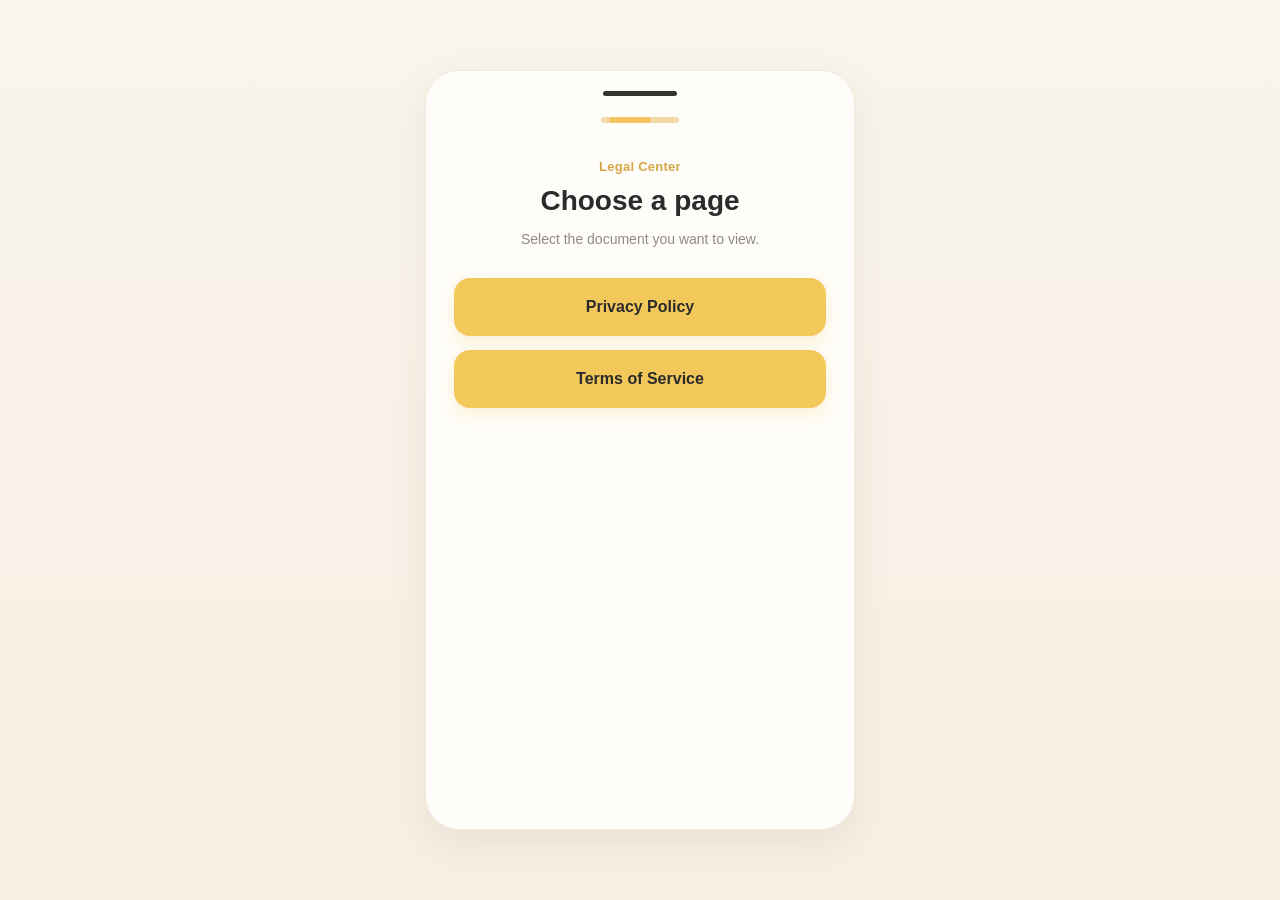
<file: index.html>
<!DOCTYPE html>
<html lang="en">
<head>
  <meta charset="UTF-8" />
  <meta name="viewport" content="width=device-width, initial-scale=1.0" />
  <title>Legal</title>
  <link rel="stylesheet" href="style.css" />
</head>
<body>
  <div class="page">
    <div class="phone-card">
      <div class="top-bar"></div>

      <div class="content">
        <p class="eyebrow">Legal Center</p>
        <h1>Choose a page</h1>
        <p class="subtitle">
          Select the document you want to view.
        </p>

        <div class="button-group">
          <a href="privacy.html" class="legal-button">Privacy Policy</a>
          <a href="terms.html" class="legal-button">Terms of Service</a>
        </div>
      </div>
    </div>
  </div>
</body>
</html>
</file>
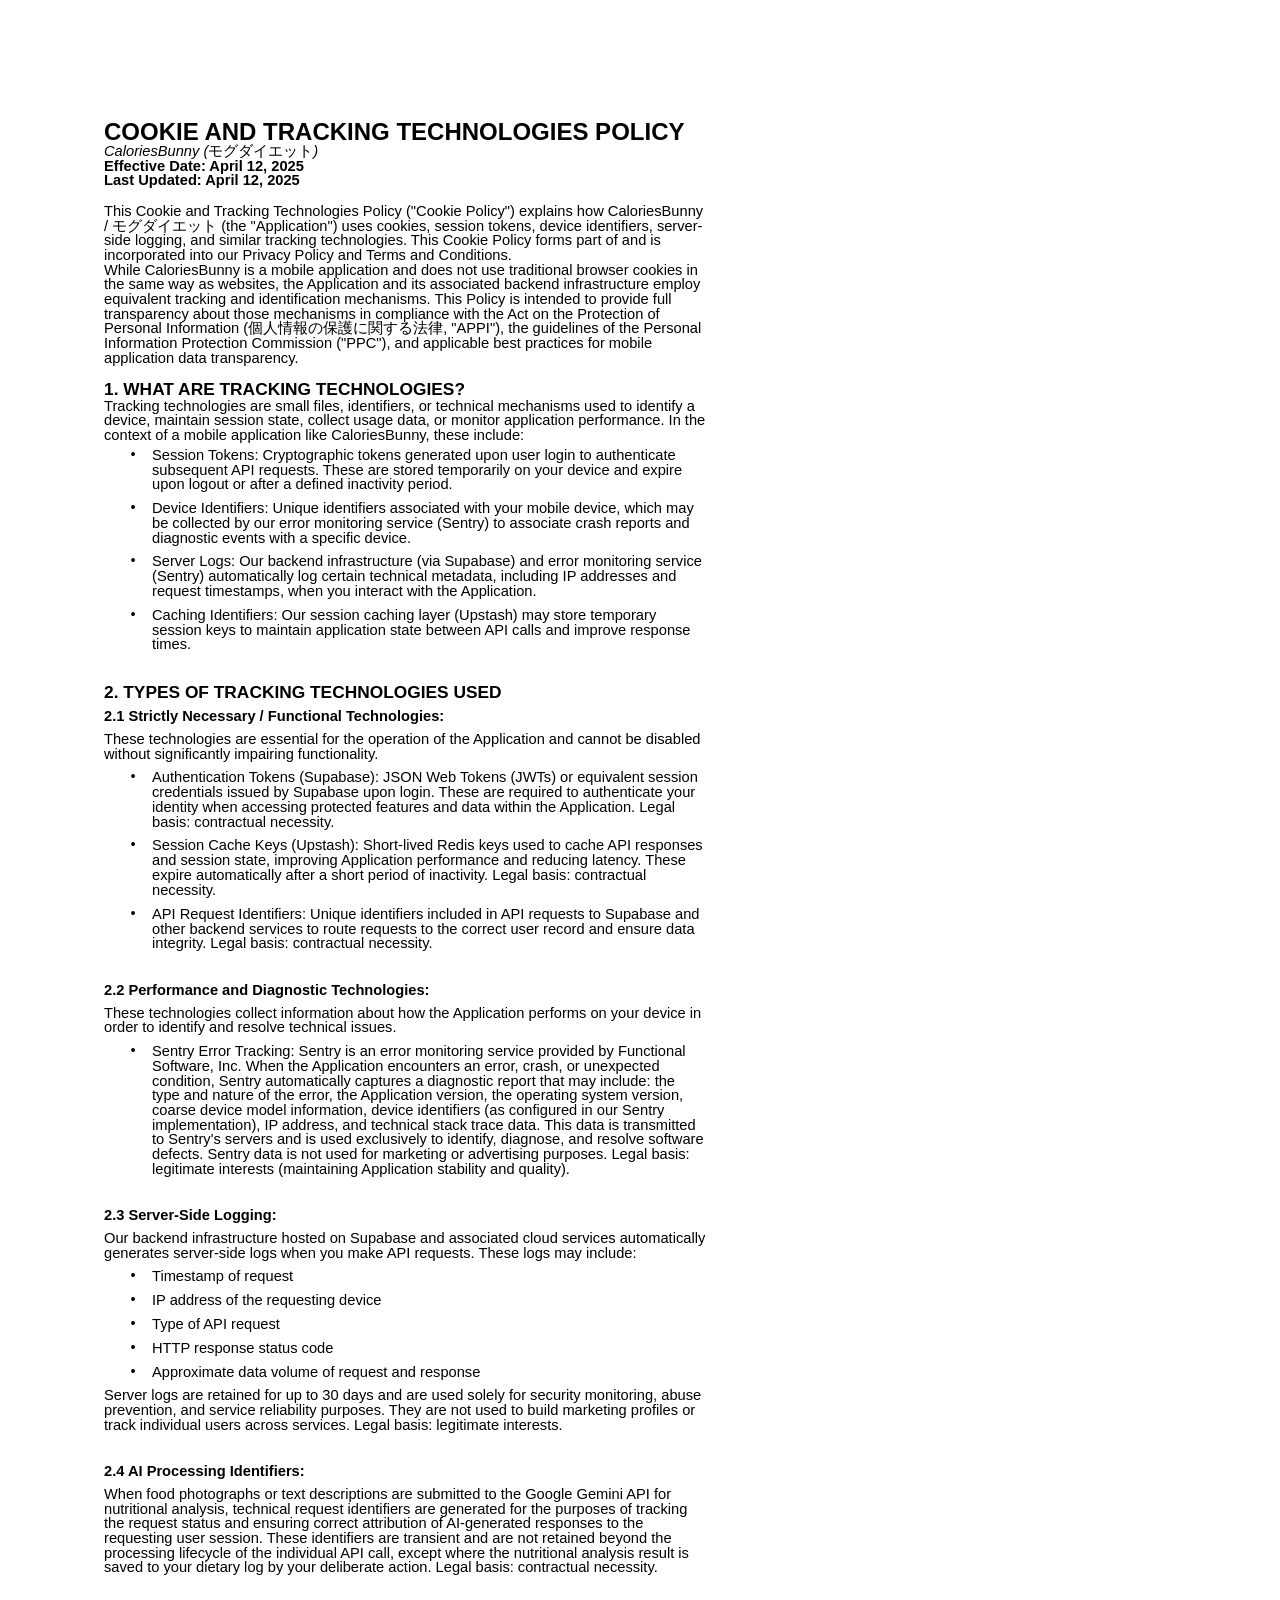
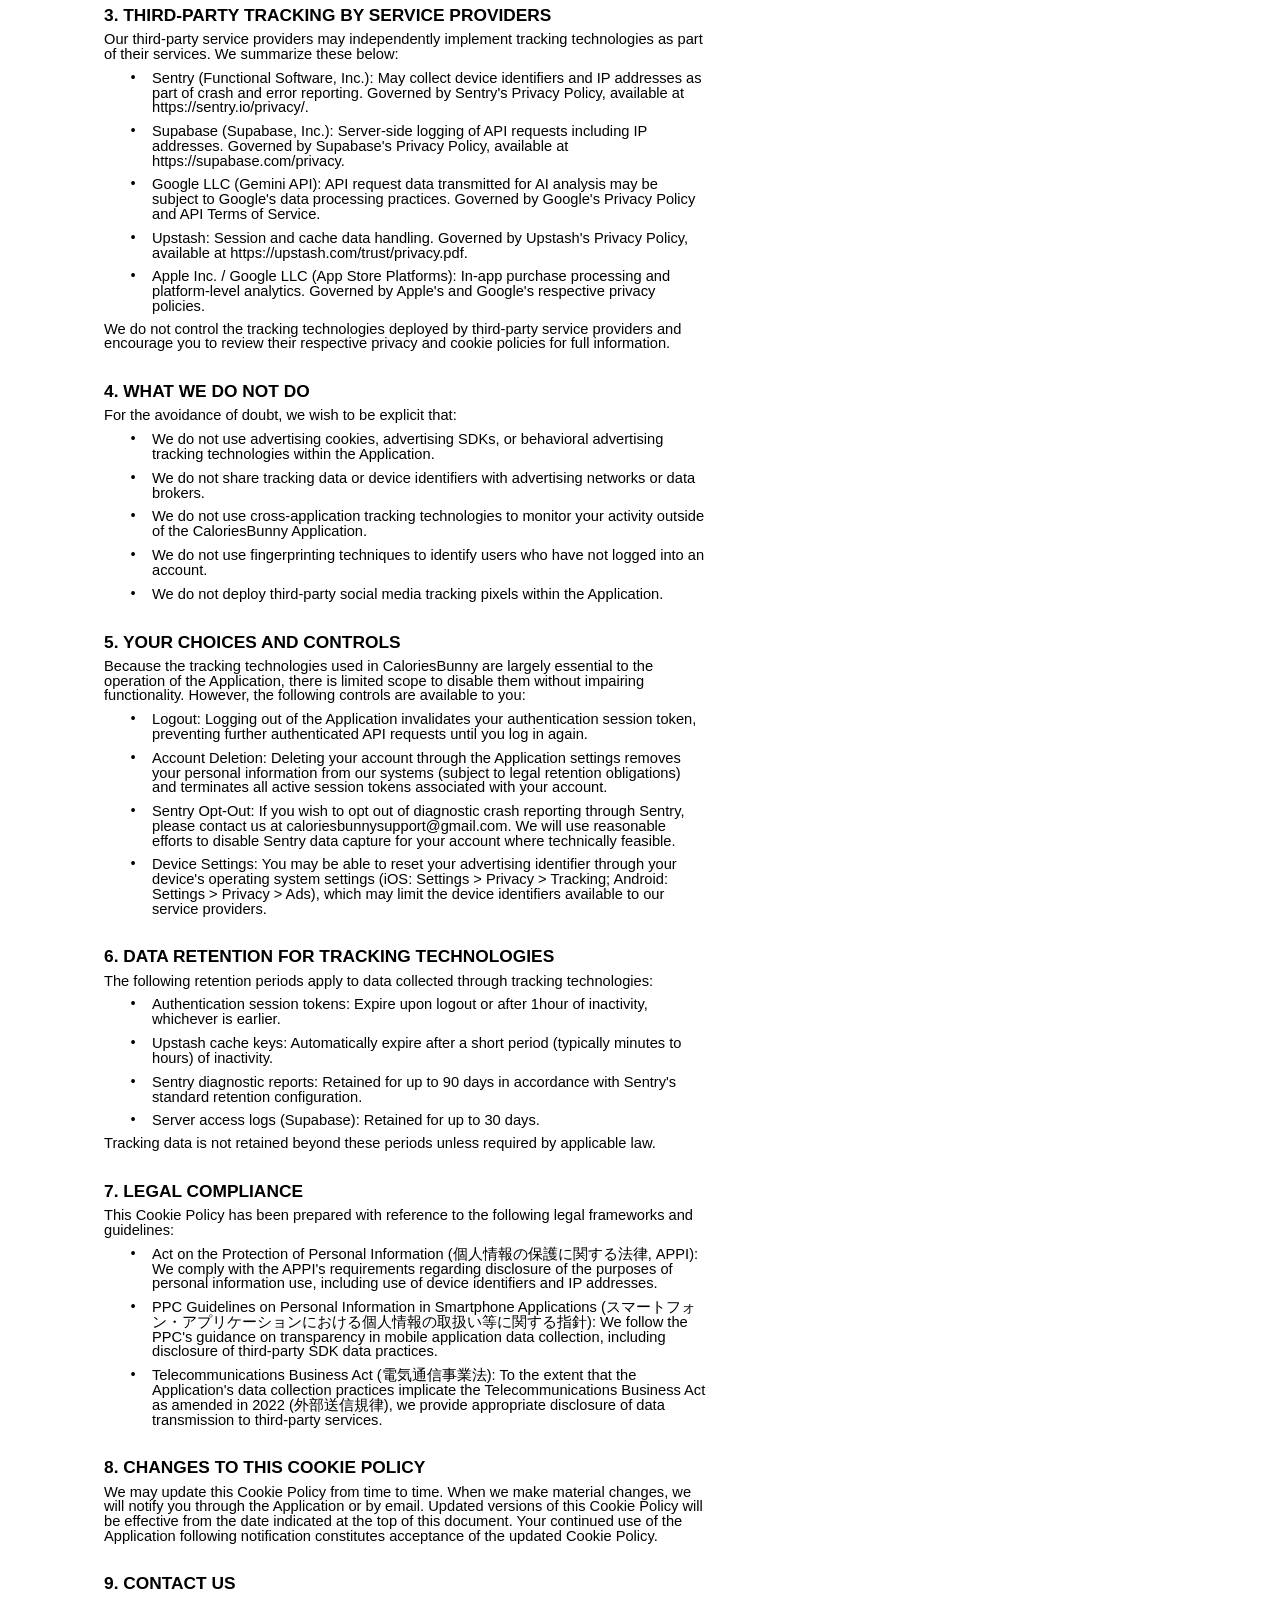
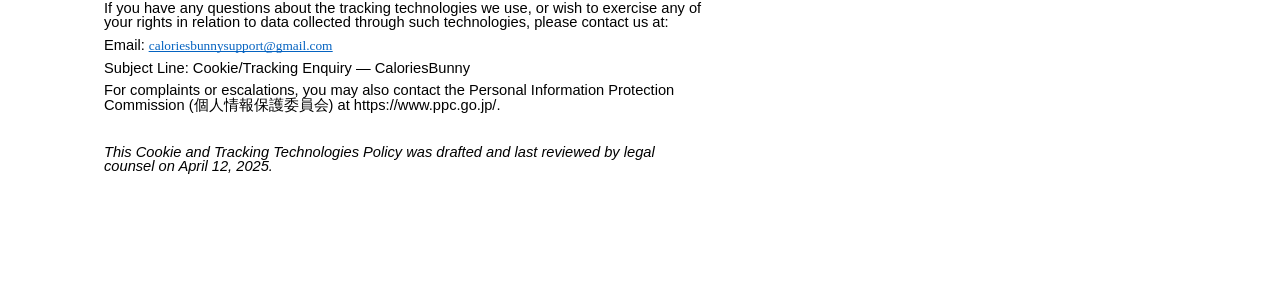
<file: cookie_policy.html>
<html><head><meta content="text/html; charset=UTF-8" http-equiv="content-type"><style type="text/css">@import url(https://themes.googleusercontent.com/fonts/css?kit=Su9cPBdaKucZGyXzr7BkXw);.lst-kix_list_2-6>li:before{content:"\002022   "}.lst-kix_list_2-7>li:before{content:"\002022   "}ul.lst-kix_list_1-0{list-style-type:none}.lst-kix_list_2-4>li:before{content:"\002022   "}.lst-kix_list_2-5>li:before{content:"\002022   "}.lst-kix_list_2-8>li:before{content:"\002022   "}ul.lst-kix_list_2-8{list-style-type:none}ul.lst-kix_list_1-3{list-style-type:none}ul.lst-kix_list_2-2{list-style-type:none}.lst-kix_list_1-0>li:before{content:"\002022   "}ul.lst-kix_list_1-4{list-style-type:none}ul.lst-kix_list_2-3{list-style-type:none}ul.lst-kix_list_1-1{list-style-type:none}ul.lst-kix_list_2-0{list-style-type:none}ul.lst-kix_list_1-2{list-style-type:none}ul.lst-kix_list_2-1{list-style-type:none}ul.lst-kix_list_1-7{list-style-type:none}ul.lst-kix_list_2-6{list-style-type:none}.lst-kix_list_1-1>li:before{content:"\002022   "}.lst-kix_list_1-2>li:before{content:"\002022   "}ul.lst-kix_list_1-8{list-style-type:none}ul.lst-kix_list_2-7{list-style-type:none}ul.lst-kix_list_1-5{list-style-type:none}ul.lst-kix_list_2-4{list-style-type:none}ul.lst-kix_list_1-6{list-style-type:none}ul.lst-kix_list_2-5{list-style-type:none}.lst-kix_list_1-3>li:before{content:"\002022   "}.lst-kix_list_1-4>li:before{content:"\002022   "}.lst-kix_list_1-7>li:before{content:"\002022   "}.lst-kix_list_1-5>li:before{content:"\002022   "}.lst-kix_list_1-6>li:before{content:"\002022   "}li.li-bullet-0:before{margin-left:-16.4pt;white-space:nowrap;display:inline-block;min-width:16.4pt}.lst-kix_list_2-0>li:before{content:"\002022   "}.lst-kix_list_2-1>li:before{content:"\002022   "}.lst-kix_list_1-8>li:before{content:"\002022   "}.lst-kix_list_2-2>li:before{content:"\002022   "}.lst-kix_list_2-3>li:before{content:"\002022   "}ol{margin:0;padding:0}table td,table th{padding:0}.c15{-webkit-text-decoration-skip:none;color:#0563c1;font-weight:400;text-decoration:underline;vertical-align:baseline;text-decoration-skip-ink:none;font-size:10pt;font-family:"Times New Roman";font-style:normal}.c0{margin-left:36pt;padding-top:3pt;padding-left:-1.6pt;padding-bottom:3pt;line-height:1.0;orphans:2;widows:2;text-align:left}.c2{color:#000000;font-weight:400;text-decoration:none;vertical-align:baseline;font-size:10pt;font-family:"Times New Roman";font-style:normal}.c12{color:#000000;font-weight:400;text-decoration:none;vertical-align:baseline;font-size:11pt;font-family:"Arimo";font-style:normal}.c7{color:#000000;font-weight:700;text-decoration:none;vertical-align:baseline;font-size:13pt;font-family:"Arial";font-style:normal}.c6{color:#000000;font-weight:700;text-decoration:none;vertical-align:baseline;font-size:11pt;font-family:"Arial";font-style:normal}.c3{color:#000000;font-weight:400;text-decoration:none;vertical-align:baseline;font-size:11pt;font-family:"Arial";font-style:normal}.c13{color:#000000;font-weight:400;text-decoration:none;vertical-align:baseline;font-size:11pt;font-family:"Arial";font-style:italic}.c8{color:#000000;font-weight:400;text-decoration:none;vertical-align:baseline;font-size:11pt;font-family:"Apple SD \00c0b0\00b3cc\00ace0\00b515  Neo \00c77c\00bc18\00ccb4";font-style:normal}.c14{color:#000000;font-weight:700;text-decoration:none;vertical-align:baseline;font-size:18pt;font-family:"Arial";font-style:normal}.c1{color:#000000;font-weight:400;text-decoration:none;vertical-align:baseline;font-size:11pt;font-family:"Times New Roman";font-style:normal}.c9{color:#000000;font-weight:400;text-decoration:none;vertical-align:baseline;font-size:12pt;font-family:"Apple SD \00c0b0\00b3cc\00ace0\00b515  Neo \00c77c\00bc18\00ccb4";font-style:normal}.c11{padding-top:0pt;padding-bottom:0pt;line-height:1.0;orphans:2;widows:2;text-align:left}.c4{padding-top:3pt;padding-bottom:3pt;line-height:1.0;orphans:2;widows:2;text-align:left}.c17{background-color:#ffffff;max-width:451pt;padding:72pt 72pt 72pt 72pt}.c16{color:inherit;text-decoration:inherit}.c5{padding:0;margin:0}.c10{height:12pt}.title{padding-top:24pt;color:#000000;font-weight:700;font-size:36pt;padding-bottom:6pt;font-family:"Times New Roman";line-height:1.0;page-break-after:avoid;orphans:2;widows:2;text-align:left}.subtitle{padding-top:18pt;color:#666666;font-size:24pt;padding-bottom:4pt;font-family:"Georgia";line-height:1.0;page-break-after:avoid;font-style:italic;orphans:2;widows:2;text-align:left}li{color:#000000;font-size:12pt;font-family:"Times New Roman"}p{margin:0;color:#000000;font-size:12pt;font-family:"Times New Roman"}h1{padding-top:24pt;color:#000000;font-weight:700;font-size:24pt;padding-bottom:6pt;font-family:"Times New Roman";line-height:1.0;page-break-after:avoid;orphans:2;widows:2;text-align:left}h2{padding-top:18pt;color:#000000;font-weight:700;font-size:18pt;padding-bottom:4pt;font-family:"Times New Roman";line-height:1.0;page-break-after:avoid;orphans:2;widows:2;text-align:left}h3{padding-top:14pt;color:#000000;font-weight:700;font-size:14pt;padding-bottom:4pt;font-family:"Times New Roman";line-height:1.0;page-break-after:avoid;orphans:2;widows:2;text-align:left}h4{padding-top:12pt;color:#000000;font-weight:700;font-size:12pt;padding-bottom:2pt;font-family:"Times New Roman";line-height:1.0;page-break-after:avoid;orphans:2;widows:2;text-align:left}h5{padding-top:11pt;color:#000000;font-weight:700;font-size:11pt;padding-bottom:2pt;font-family:"Times New Roman";line-height:1.0;page-break-after:avoid;orphans:2;widows:2;text-align:left}h6{padding-top:10pt;color:#000000;font-weight:700;font-size:10pt;padding-bottom:2pt;font-family:"Times New Roman";line-height:1.0;page-break-after:avoid;orphans:2;widows:2;text-align:left}</style></head><body class="c17 doc-content"><div><p class="c10 c11"><span class="c9"></span></p></div><p class="c11"><span class="c14">COOKIE AND TRACKING TECHNOLOGIES POLICY</span></p><p class="c11"><span class="c13">CaloriesBunny (</span><span class="c12">&#12514;&#12464;&#12480;&#12452;&#12456;&#12483;&#12488;</span><span class="c13">)</span></p><p class="c11"><span class="c6">Effective Date: April 12, 2025</span></p><p class="c11"><span class="c6">Last Updated: April 12, 2025</span></p><p class="c11 c10"><span class="c8"></span></p><p class="c11"><span class="c3">This Cookie and Tracking Technologies Policy (&quot;Cookie Policy&quot;) explains how CaloriesBunny / </span><span class="c12">&#12514;&#12464;&#12480;&#12452;&#12456;&#12483;&#12488;</span><span class="c3">&nbsp;(the &quot;Application&quot;) uses cookies, session tokens, device identifiers, server-side logging, and similar tracking technologies. This Cookie Policy forms part of and is incorporated into our Privacy Policy and Terms and Conditions.</span></p><p class="c11"><span class="c3">While CaloriesBunny is a mobile application and does not use traditional browser cookies in the same way as websites, the Application and its associated backend infrastructure employ equivalent tracking and identification mechanisms. This Policy is intended to provide full transparency about those mechanisms in compliance with the Act on the Protection of Personal Information (</span><span class="c12">&#20491;&#20154;&#24773;&#22577;&#12398;&#20445;&#35703;&#12395;&#38306;&#12377;&#12427;&#27861;&#24459;</span><span class="c3">, &quot;APPI&quot;), the guidelines of the Personal Information Protection Commission (&quot;PPC&quot;), and applicable best practices for mobile application data transparency.</span></p><p class="c11 c10"><span class="c8"></span></p><p class="c11"><span class="c7">1. WHAT ARE TRACKING TECHNOLOGIES?</span></p><p class="c11"><span class="c3">Tracking technologies are small files, identifiers, or technical mechanisms used to identify a device, maintain session state, collect usage data, or monitor application performance. In the context of a mobile application like CaloriesBunny, these include:</span></p><ul class="c5 lst-kix_list_2-0 start"><li class="c0 li-bullet-0"><span class="c3">Session Tokens: Cryptographic tokens generated upon user login to authenticate subsequent API requests. These are stored temporarily on your device and expire upon logout or after a defined inactivity period.</span></li><li class="c0 li-bullet-0"><span class="c3">Device Identifiers: Unique identifiers associated with your mobile device, which may be collected by our error monitoring service (Sentry) to associate crash reports and diagnostic events with a specific device.</span></li><li class="c0 li-bullet-0"><span class="c3">Server Logs: Our backend infrastructure (via Supabase) and error monitoring service (Sentry) automatically log certain technical metadata, including IP addresses and request timestamps, when you interact with the Application.</span></li><li class="c0 li-bullet-0"><span class="c3">Caching Identifiers: Our session caching layer (Upstash) may store temporary session keys to maintain application state between API calls and improve response times.</span></li></ul><p class="c4 c10"><span class="c2"></span></p><p class="c4"><span class="c7">2. TYPES OF TRACKING TECHNOLOGIES USED</span></p><p class="c4"><span class="c6">2.1 Strictly Necessary / Functional Technologies:</span></p><p class="c4"><span class="c3">These technologies are essential for the operation of the Application and cannot be disabled without significantly impairing functionality.</span></p><ul class="c5 lst-kix_list_2-0"><li class="c0 li-bullet-0"><span class="c3">Authentication Tokens (Supabase): JSON Web Tokens (JWTs) or equivalent session credentials issued by Supabase upon login. These are required to authenticate your identity when accessing protected features and data within the Application. Legal basis: contractual necessity.</span></li><li class="c0 li-bullet-0"><span class="c3">Session Cache Keys (Upstash): Short-lived Redis keys used to cache API responses and session state, improving Application performance and reducing latency. These expire automatically after a short period of inactivity. Legal basis: contractual necessity.</span></li><li class="c0 li-bullet-0"><span class="c3">API Request Identifiers: Unique identifiers included in API requests to Supabase and other backend services to route requests to the correct user record and ensure data integrity. Legal basis: contractual necessity.</span></li></ul><p class="c4 c10"><span class="c2"></span></p><p class="c4"><span class="c6">2.2 Performance and Diagnostic Technologies:</span></p><p class="c4"><span class="c3">These technologies collect information about how the Application performs on your device in order to identify and resolve technical issues.</span></p><ul class="c5 lst-kix_list_2-0"><li class="c0 li-bullet-0"><span class="c3">Sentry Error Tracking: Sentry is an error monitoring service provided by Functional Software, Inc. When the Application encounters an error, crash, or unexpected condition, Sentry automatically captures a diagnostic report that may include: the type and nature of the error, the Application version, the operating system version, coarse device model information, device identifiers (as configured in our Sentry implementation), IP address, and technical stack trace data. This data is transmitted to Sentry&#39;s servers and is used exclusively to identify, diagnose, and resolve software defects. Sentry data is not used for marketing or advertising purposes. Legal basis: legitimate interests (maintaining Application stability and quality).</span></li></ul><p class="c4 c10"><span class="c2"></span></p><p class="c4"><span class="c6">2.3 Server-Side Logging:</span></p><p class="c4"><span class="c3">Our backend infrastructure hosted on Supabase and associated cloud services automatically generates server-side logs when you make API requests. These logs may include:</span></p><ul class="c5 lst-kix_list_2-0"><li class="c0 li-bullet-0"><span class="c3">Timestamp of request</span></li><li class="c0 li-bullet-0"><span class="c3">IP address of the requesting device</span></li><li class="c0 li-bullet-0"><span class="c3">Type of API request</span></li><li class="c0 li-bullet-0"><span class="c3">HTTP response status code</span></li><li class="c0 li-bullet-0"><span class="c3">Approximate data volume of request and response</span></li></ul><p class="c4"><span class="c3">Server logs are retained for up to 30 days and are used solely for security monitoring, abuse prevention, and service reliability purposes. They are not used to build marketing profiles or track individual users across services. Legal basis: legitimate interests.</span></p><p class="c4 c10"><span class="c2"></span></p><p class="c4"><span class="c6">2.4 AI Processing Identifiers:</span></p><p class="c4"><span class="c3">When food photographs or text descriptions are submitted to the Google Gemini API for nutritional analysis, technical request identifiers are generated for the purposes of tracking the request status and ensuring correct attribution of AI-generated responses to the requesting user session. These identifiers are transient and are not retained beyond the processing lifecycle of the individual API call, except where the nutritional analysis result is saved to your dietary log by your deliberate action. Legal basis: contractual necessity.</span></p><p class="c4 c10"><span class="c2"></span></p><p class="c4"><span class="c7">3. THIRD-PARTY TRACKING BY SERVICE PROVIDERS</span></p><p class="c4"><span class="c3">Our third-party service providers may independently implement tracking technologies as part of their services. We summarize these below:</span></p><ul class="c5 lst-kix_list_2-0"><li class="c0 li-bullet-0"><span class="c3">Sentry (Functional Software, Inc.): May collect device identifiers and IP addresses as part of crash and error reporting. Governed by Sentry&#39;s Privacy Policy, available at https://sentry.io/privacy/.</span></li><li class="c0 li-bullet-0"><span class="c3">Supabase (Supabase, Inc.): Server-side logging of API requests including IP addresses. Governed by Supabase&#39;s Privacy Policy, available at https://supabase.com/privacy.</span></li><li class="c0 li-bullet-0"><span class="c3">Google LLC (Gemini API): API request data transmitted for AI analysis may be subject to Google&#39;s data processing practices. Governed by Google&#39;s Privacy Policy and API Terms of Service.</span></li><li class="c0 li-bullet-0"><span class="c3">Upstash: Session and cache data handling. Governed by Upstash&#39;s Privacy Policy, available at https://upstash.com/trust/privacy.pdf.</span></li><li class="c0 li-bullet-0"><span class="c3">Apple Inc. / Google LLC (App Store Platforms): In-app purchase processing and platform-level analytics. Governed by Apple&#39;s and Google&#39;s respective privacy policies.</span></li></ul><p class="c4"><span class="c3">We do not control the tracking technologies deployed by third-party service providers and encourage you to review their respective privacy and cookie policies for full information.</span></p><p class="c4 c10"><span class="c2"></span></p><p class="c4"><span class="c7">4. WHAT WE DO NOT DO</span></p><p class="c4"><span class="c3">For the avoidance of doubt, we wish to be explicit that:</span></p><ul class="c5 lst-kix_list_2-0"><li class="c0 li-bullet-0"><span class="c3">We do not use advertising cookies, advertising SDKs, or behavioral advertising tracking technologies within the Application.</span></li><li class="c0 li-bullet-0"><span class="c3">We do not share tracking data or device identifiers with advertising networks or data brokers.</span></li><li class="c0 li-bullet-0"><span class="c3">We do not use cross-application tracking technologies to monitor your activity outside of the CaloriesBunny Application.</span></li><li class="c0 li-bullet-0"><span class="c3">We do not use fingerprinting techniques to identify users who have not logged into an account.</span></li><li class="c0 li-bullet-0"><span class="c3">We do not deploy third-party social media tracking pixels within the Application.</span></li></ul><p class="c4 c10"><span class="c2"></span></p><p class="c4"><span class="c7">5. YOUR CHOICES AND CONTROLS</span></p><p class="c4"><span class="c3">Because the tracking technologies used in CaloriesBunny are largely essential to the operation of the Application, there is limited scope to disable them without impairing functionality. However, the following controls are available to you:</span></p><ul class="c5 lst-kix_list_2-0"><li class="c0 li-bullet-0"><span class="c3">Logout: Logging out of the Application invalidates your authentication session token, preventing further authenticated API requests until you log in again.</span></li><li class="c0 li-bullet-0"><span class="c3">Account Deletion: Deleting your account through the Application settings removes your personal information from our systems (subject to legal retention obligations) and terminates all active session tokens associated with your account.</span></li><li class="c0 li-bullet-0"><span class="c3">Sentry Opt-Out: If you wish to opt out of diagnostic crash reporting through Sentry, please contact us at caloriesbunnysupport@gmail.com. We will use reasonable efforts to disable Sentry data capture for your account where technically feasible.</span></li><li class="c0 li-bullet-0"><span class="c3">Device Settings: You may be able to reset your advertising identifier through your device&#39;s operating system settings (iOS: Settings &gt; Privacy &gt; Tracking; Android: Settings &gt; Privacy &gt; Ads), which may limit the device identifiers available to our service providers.</span></li></ul><p class="c4 c10"><span class="c2"></span></p><p class="c4"><span class="c7">6. DATA RETENTION FOR TRACKING TECHNOLOGIES</span></p><p class="c4"><span class="c3">The following retention periods apply to data collected through tracking technologies:</span></p><ul class="c5 lst-kix_list_2-0"><li class="c0 li-bullet-0"><span class="c3">Authentication session tokens: Expire upon logout or after 1hour of inactivity, whichever is earlier.</span></li><li class="c0 li-bullet-0"><span class="c3">Upstash cache keys: Automatically expire after a short period (typically minutes to hours) of inactivity.</span></li><li class="c0 li-bullet-0"><span class="c3">Sentry diagnostic reports: Retained for up to 90 days in accordance with Sentry&#39;s standard retention configuration.</span></li><li class="c0 li-bullet-0"><span class="c3">Server access logs (Supabase): Retained for up to 30 days.</span></li></ul><p class="c4"><span class="c3">Tracking data is not retained beyond these periods unless required by applicable law.</span></p><p class="c4 c10"><span class="c2"></span></p><p class="c4"><span class="c7">7. LEGAL COMPLIANCE</span></p><p class="c4"><span class="c3">This Cookie Policy has been prepared with reference to the following legal frameworks and guidelines:</span></p><ul class="c5 lst-kix_list_2-0"><li class="c0 li-bullet-0"><span class="c3">Act on the Protection of Personal Information (</span><span class="c12">&#20491;&#20154;&#24773;&#22577;&#12398;&#20445;&#35703;&#12395;&#38306;&#12377;&#12427;&#27861;&#24459;</span><span class="c3">, APPI): We comply with the APPI&#39;s requirements regarding disclosure of the purposes of personal information use, including use of device identifiers and IP addresses.</span></li><li class="c0 li-bullet-0"><span class="c3">PPC Guidelines on Personal Information in Smartphone Applications (</span><span class="c12">&#12473;&#12510;&#12540;&#12488;&#12501;&#12457;&#12531;&#12539;&#12450;&#12503;&#12522;&#12465;&#12540;&#12471;&#12519;&#12531;&#12395;&#12362;&#12369;&#12427;&#20491;&#20154;&#24773;&#22577;&#12398;&#21462;&#25201;&#12356;&#31561;&#12395;&#38306;&#12377;&#12427;&#25351;&#37341;</span><span class="c3">): We follow the PPC&#39;s guidance on transparency in mobile application data collection, including disclosure of third-party SDK data practices.</span></li><li class="c0 li-bullet-0"><span class="c3">Telecommunications Business Act (</span><span class="c12">&#38651;&#27671;&#36890;&#20449;&#20107;&#26989;&#27861;</span><span class="c3">): To the extent that the Application&#39;s data collection practices implicate the Telecommunications Business Act as amended in 2022 (</span><span class="c12">&#22806;&#37096;&#36865;&#20449;&#35215;&#24459;</span><span class="c3">), we provide appropriate disclosure of data transmission to third-party services.</span></li></ul><p class="c4 c10"><span class="c2"></span></p><p class="c4"><span class="c7">8. CHANGES TO THIS COOKIE POLICY</span></p><p class="c4"><span class="c3">We may update this Cookie Policy from time to time. When we make material changes, we will notify you through the Application or by email. Updated versions of this Cookie Policy will be effective from the date indicated at the top of this document. Your continued use of the Application following notification constitutes acceptance of the updated Cookie Policy.</span></p><p class="c4 c10"><span class="c2"></span></p><p class="c4"><span class="c7">9. CONTACT US</span></p><p class="c4"><span class="c3">If you have any questions about the tracking technologies we use, or wish to exercise any of your rights in relation to data collected through such technologies, please contact us at:</span></p><p class="c4"><span class="c3">Email: </span><span class="c15"><a class="c16" href="mailto:caloriesbunnysupport@gmail.com">caloriesbunnysupport@gmail.com</a></span></p><p class="c4"><span class="c3">Subject Line: Cookie/Tracking Enquiry &mdash; CaloriesBunny</span></p><p class="c4"><span class="c3">For complaints or escalations, you may also contact the Personal Information Protection Commission (</span><span class="c12">&#20491;&#20154;&#24773;&#22577;&#20445;&#35703;&#22996;&#21729;&#20250;</span><span class="c3">) at https://www.ppc.go.jp/.</span></p><p class="c4 c10"><span class="c2"></span></p><p class="c4"><span class="c13">This Cookie and Tracking Technologies Policy was drafted and last reviewed by legal counsel on April 12, 2025.</span></p><div><p class="c11 c10"><span class="c9"></span></p></div></body></html>
</file>
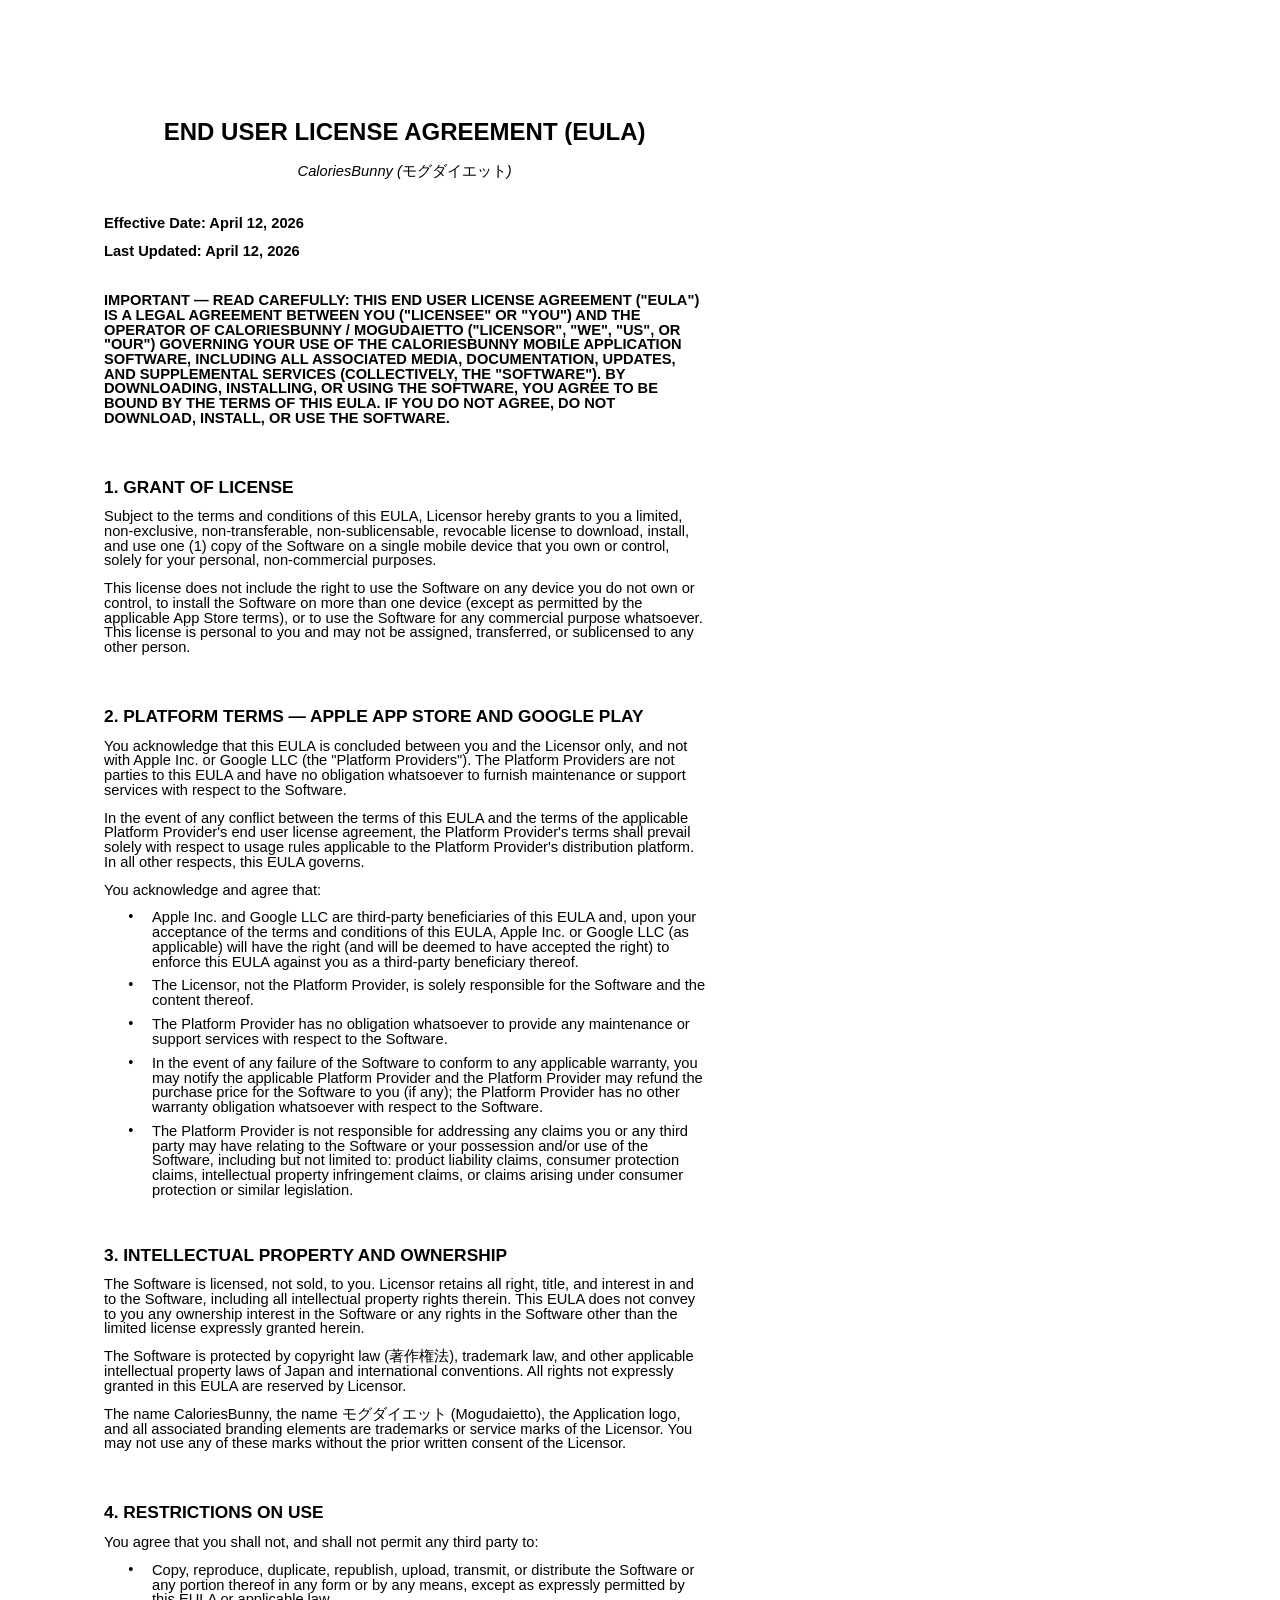
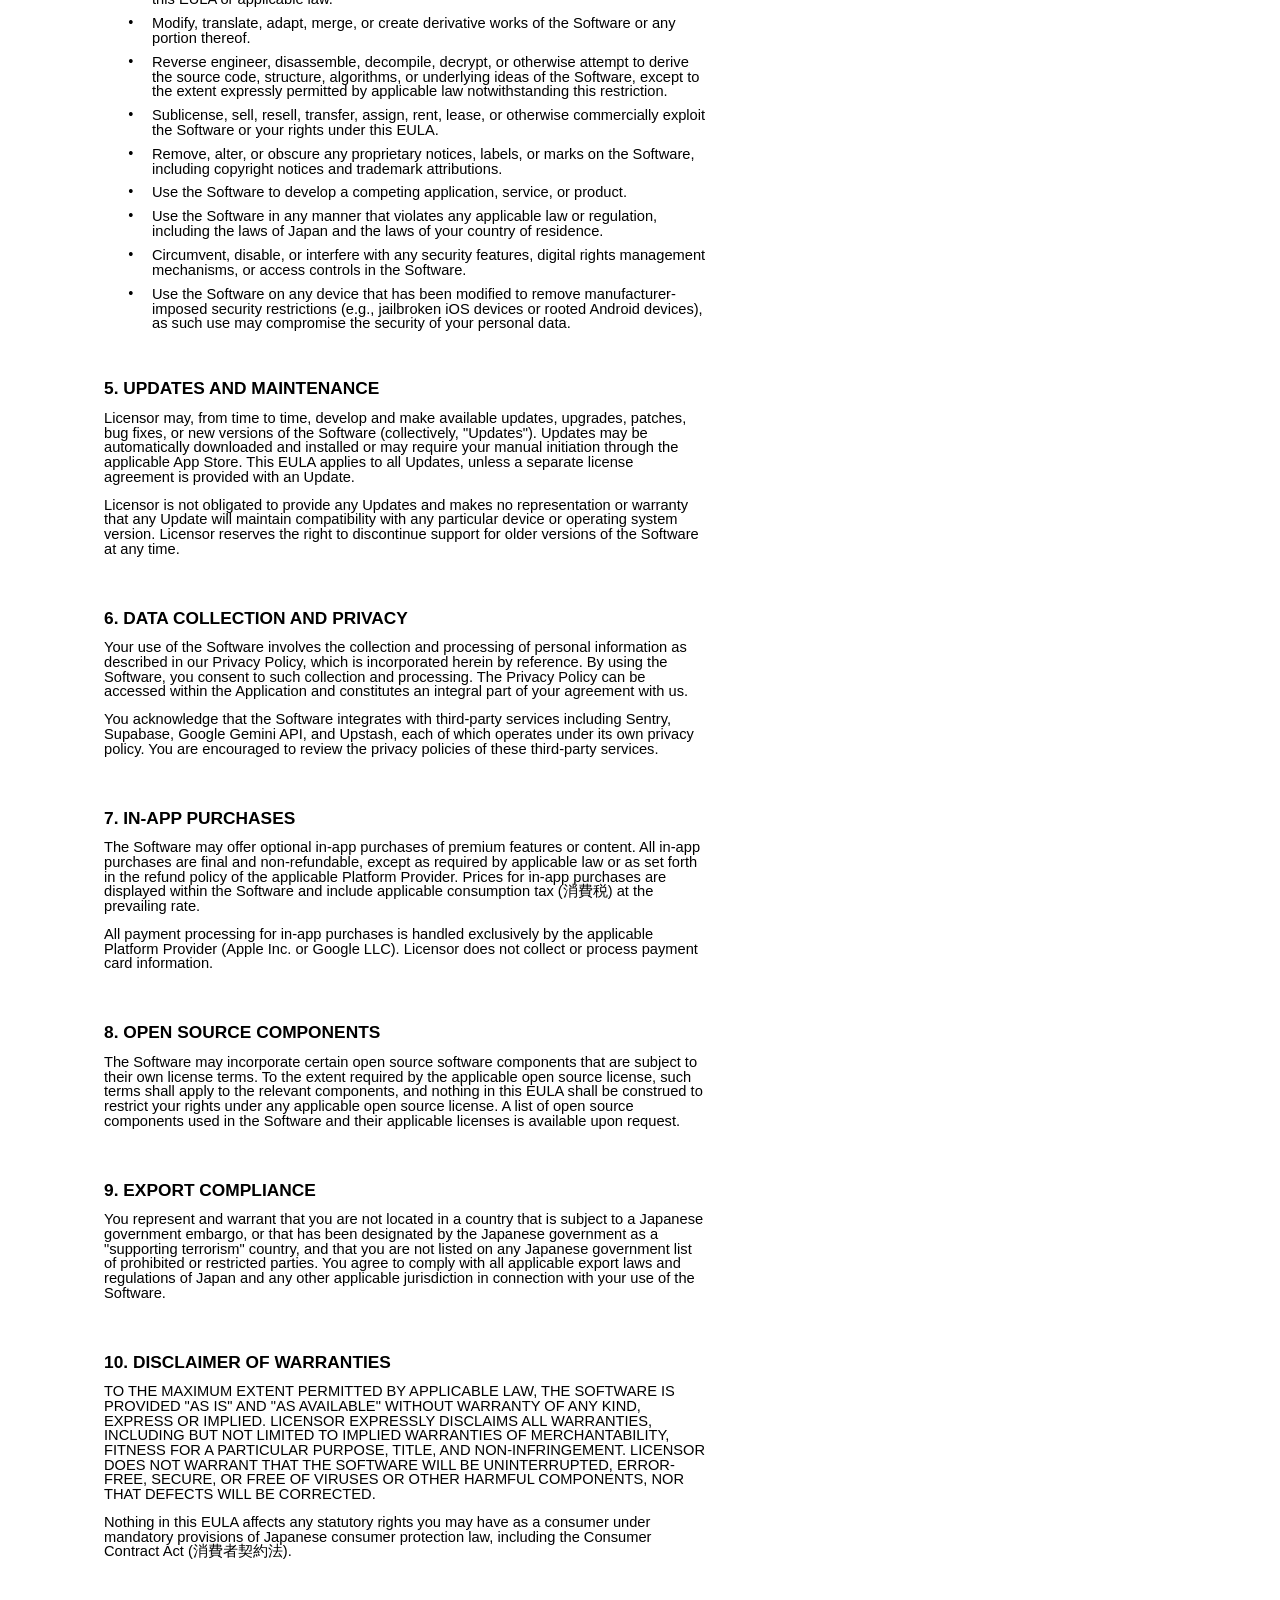
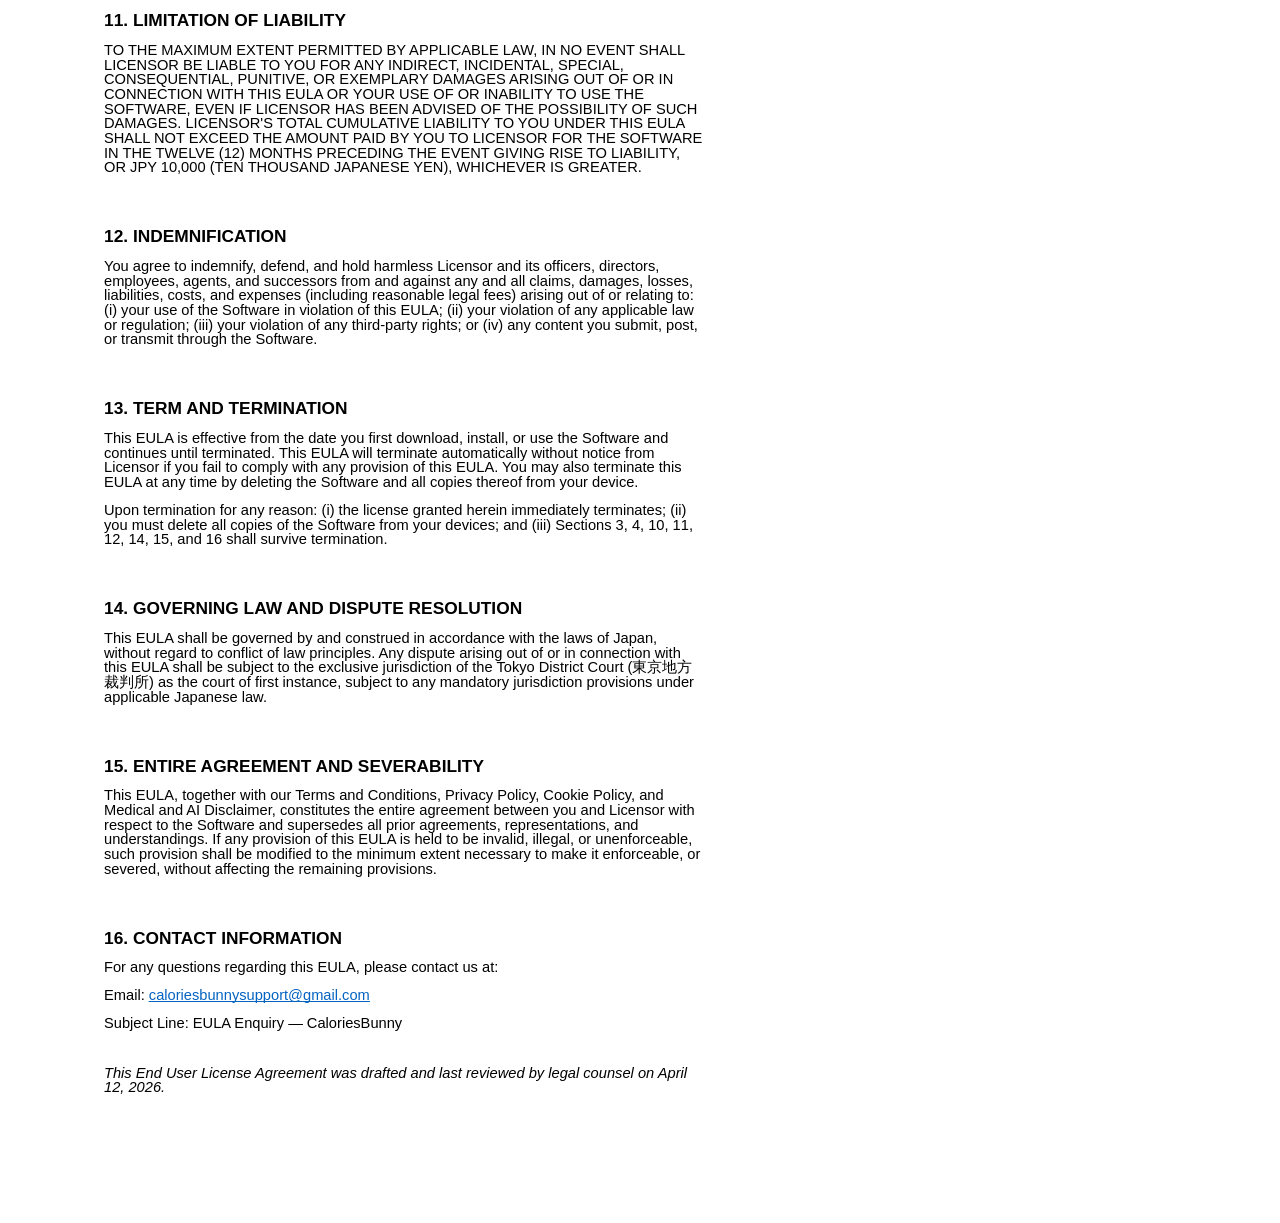
<file: EULA.html>
<html><head><meta content="text/html; charset=UTF-8" http-equiv="content-type"><style type="text/css">@import url(https://themes.googleusercontent.com/fonts/css?kit=Su9cPBdaKucZGyXzr7BkXw);.lst-kix_list_2-6>li:before{content:"\002022   "}.lst-kix_list_2-7>li:before{content:"\002022   "}ul.lst-kix_list_1-0{list-style-type:none}.lst-kix_list_2-4>li:before{content:"\002022   "}.lst-kix_list_2-5>li:before{content:"\002022   "}.lst-kix_list_2-8>li:before{content:"\002022   "}ul.lst-kix_list_2-8{list-style-type:none}ul.lst-kix_list_1-3{list-style-type:none}ul.lst-kix_list_2-2{list-style-type:none}.lst-kix_list_1-0>li:before{content:"\002022   "}ul.lst-kix_list_1-4{list-style-type:none}ul.lst-kix_list_2-3{list-style-type:none}ul.lst-kix_list_1-1{list-style-type:none}ul.lst-kix_list_2-0{list-style-type:none}ul.lst-kix_list_1-2{list-style-type:none}ul.lst-kix_list_2-1{list-style-type:none}ul.lst-kix_list_1-7{list-style-type:none}ul.lst-kix_list_2-6{list-style-type:none}.lst-kix_list_1-1>li:before{content:"\002022   "}.lst-kix_list_1-2>li:before{content:"\002022   "}ul.lst-kix_list_1-8{list-style-type:none}ul.lst-kix_list_2-7{list-style-type:none}ul.lst-kix_list_1-5{list-style-type:none}ul.lst-kix_list_2-4{list-style-type:none}ul.lst-kix_list_1-6{list-style-type:none}ul.lst-kix_list_2-5{list-style-type:none}.lst-kix_list_1-3>li:before{content:"\002022   "}.lst-kix_list_1-4>li:before{content:"\002022   "}.lst-kix_list_1-7>li:before{content:"\002022   "}.lst-kix_list_1-5>li:before{content:"\002022   "}.lst-kix_list_1-6>li:before{content:"\002022   "}li.li-bullet-0:before{margin-left:-18pt;white-space:nowrap;display:inline-block;min-width:18pt}.lst-kix_list_2-0>li:before{content:"\002022   "}.lst-kix_list_2-1>li:before{content:"\002022   "}.lst-kix_list_1-8>li:before{content:"\002022   "}.lst-kix_list_2-2>li:before{content:"\002022   "}.lst-kix_list_2-3>li:before{content:"\002022   "}ol{margin:0;padding:0}table td,table th{padding:0}.c10{-webkit-text-decoration-skip:none;color:#0563c1;font-weight:400;text-decoration:underline;vertical-align:baseline;text-decoration-skip-ink:none;font-size:11pt;font-family:"Arial";font-style:normal}.c2{margin-left:36pt;padding-top:3pt;padding-left:0pt;padding-bottom:3pt;line-height:1.0;orphans:2;widows:2;text-align:left}.c9{color:#000000;font-weight:700;text-decoration:none;vertical-align:baseline;font-size:18pt;font-family:"Arial";font-style:normal}.c13{padding-top:0pt;padding-bottom:0pt;line-height:1.0;orphans:2;widows:2;text-align:left;height:12pt}.c1{color:#000000;font-weight:400;text-decoration:none;vertical-align:baseline;font-size:11pt;font-family:"Arial";font-style:normal}.c7{color:#000000;font-weight:400;text-decoration:none;vertical-align:baseline;font-size:11pt;font-family:"Arimo";font-style:normal}.c11{color:#000000;font-weight:400;text-decoration:none;vertical-align:baseline;font-size:12pt;font-family:"Apple SD \00c0b0\00b3cc\00ace0\00b515  Neo \00c77c\00bc18\00ccb4";font-style:normal}.c6{color:#000000;font-weight:400;text-decoration:none;vertical-align:baseline;font-size:11pt;font-family:"Arial";font-style:italic}.c0{color:#000000;font-weight:700;text-decoration:none;vertical-align:baseline;font-size:13pt;font-family:"Arial";font-style:normal}.c3{padding-top:0pt;padding-bottom:4pt;line-height:1.0;orphans:2;widows:2;text-align:left;height:12pt}.c8{color:#000000;font-weight:700;text-decoration:none;vertical-align:baseline;font-size:11pt;font-family:"Arial";font-style:normal}.c4{padding-top:18pt;padding-bottom:6pt;line-height:1.0;orphans:2;widows:2;text-align:left}.c15{padding-top:0pt;padding-bottom:15pt;line-height:1.0;orphans:2;widows:2;text-align:center}.c12{padding-top:0pt;padding-bottom:24pt;line-height:1.0;orphans:2;widows:2;text-align:center}.c5{padding-top:4pt;padding-bottom:6pt;line-height:1.0;orphans:2;widows:2;text-align:left}.c16{background-color:#ffffff;max-width:451pt;padding:72pt 72pt 72pt 72pt}.c14{padding:0;margin:0}.c17{color:inherit;text-decoration:inherit}.title{padding-top:24pt;color:#000000;font-weight:700;font-size:36pt;padding-bottom:6pt;font-family:"Times New Roman";line-height:1.0;page-break-after:avoid;orphans:2;widows:2;text-align:left}.subtitle{padding-top:18pt;color:#666666;font-size:24pt;padding-bottom:4pt;font-family:"Georgia";line-height:1.0;page-break-after:avoid;font-style:italic;orphans:2;widows:2;text-align:left}li{color:#000000;font-size:12pt;font-family:"Times New Roman"}p{margin:0;color:#000000;font-size:12pt;font-family:"Times New Roman"}h1{padding-top:24pt;color:#000000;font-weight:700;font-size:24pt;padding-bottom:6pt;font-family:"Times New Roman";line-height:1.0;page-break-after:avoid;orphans:2;widows:2;text-align:left}h2{padding-top:18pt;color:#000000;font-weight:700;font-size:18pt;padding-bottom:4pt;font-family:"Times New Roman";line-height:1.0;page-break-after:avoid;orphans:2;widows:2;text-align:left}h3{padding-top:14pt;color:#000000;font-weight:700;font-size:14pt;padding-bottom:4pt;font-family:"Times New Roman";line-height:1.0;page-break-after:avoid;orphans:2;widows:2;text-align:left}h4{padding-top:12pt;color:#000000;font-weight:700;font-size:12pt;padding-bottom:2pt;font-family:"Times New Roman";line-height:1.0;page-break-after:avoid;orphans:2;widows:2;text-align:left}h5{padding-top:11pt;color:#000000;font-weight:700;font-size:11pt;padding-bottom:2pt;font-family:"Times New Roman";line-height:1.0;page-break-after:avoid;orphans:2;widows:2;text-align:left}h6{padding-top:10pt;color:#000000;font-weight:700;font-size:10pt;padding-bottom:2pt;font-family:"Times New Roman";line-height:1.0;page-break-after:avoid;orphans:2;widows:2;text-align:left}</style></head><body class="c16 doc-content"><div><p class="c13"><span class="c11"></span></p></div><p class="c15"><span class="c9">END USER LICENSE AGREEMENT (EULA)</span></p><p class="c12"><span class="c6">CaloriesBunny (</span><span class="c7">&#12514;&#12464;&#12480;&#12452;&#12456;&#12483;&#12488;</span><span class="c6">)</span></p><p class="c5"><span class="c8">Effective Date: April 12, 2026</span></p><p class="c5"><span class="c8">Last Updated: April 12, 2026</span></p><p class="c3"><span class="c1"></span></p><p class="c5"><span class="c8">IMPORTANT &mdash; READ CAREFULLY: THIS END USER LICENSE AGREEMENT (&quot;EULA&quot;) IS A LEGAL AGREEMENT BETWEEN YOU (&quot;LICENSEE&quot; OR &quot;YOU&quot;) AND THE OPERATOR OF CALORIESBUNNY / MOGUDAIETTO (&quot;LICENSOR&quot;, &quot;WE&quot;, &quot;US&quot;, OR &quot;OUR&quot;) GOVERNING YOUR USE OF THE CALORIESBUNNY MOBILE APPLICATION SOFTWARE, INCLUDING ALL ASSOCIATED MEDIA, DOCUMENTATION, UPDATES, AND SUPPLEMENTAL SERVICES (COLLECTIVELY, THE &quot;SOFTWARE&quot;). BY DOWNLOADING, INSTALLING, OR USING THE SOFTWARE, YOU AGREE TO BE BOUND BY THE TERMS OF THIS EULA. IF YOU DO NOT AGREE, DO NOT DOWNLOAD, INSTALL, OR USE THE SOFTWARE.</span></p><p class="c3"><span class="c1"></span></p><p class="c4"><span class="c0">1. GRANT OF LICENSE</span></p><p class="c5"><span class="c1">Subject to the terms and conditions of this EULA, Licensor hereby grants to you a limited, non-exclusive, non-transferable, non-sublicensable, revocable license to download, install, and use one (1) copy of the Software on a single mobile device that you own or control, solely for your personal, non-commercial purposes.</span></p><p class="c5"><span class="c1">This license does not include the right to use the Software on any device you do not own or control, to install the Software on more than one device (except as permitted by the applicable App Store terms), or to use the Software for any commercial purpose whatsoever. This license is personal to you and may not be assigned, transferred, or sublicensed to any other person.</span></p><p class="c3"><span class="c1"></span></p><p class="c4"><span class="c0">2. PLATFORM TERMS &mdash; APPLE APP STORE AND GOOGLE PLAY</span></p><p class="c5"><span class="c1">You acknowledge that this EULA is concluded between you and the Licensor only, and not with Apple Inc. or Google LLC (the &quot;Platform Providers&quot;). The Platform Providers are not parties to this EULA and have no obligation whatsoever to furnish maintenance or support services with respect to the Software.</span></p><p class="c5"><span class="c1">In the event of any conflict between the terms of this EULA and the terms of the applicable Platform Provider&#39;s end user license agreement, the Platform Provider&#39;s terms shall prevail solely with respect to usage rules applicable to the Platform Provider&#39;s distribution platform. In all other respects, this EULA governs.</span></p><p class="c5"><span class="c1">You acknowledge and agree that:</span></p><ul class="c14 lst-kix_list_2-0 start"><li class="c2 li-bullet-0"><span class="c1">Apple Inc. and Google LLC are third-party beneficiaries of this EULA and, upon your acceptance of the terms and conditions of this EULA, Apple Inc. or Google LLC (as applicable) will have the right (and will be deemed to have accepted the right) to enforce this EULA against you as a third-party beneficiary thereof.</span></li><li class="c2 li-bullet-0"><span class="c1">The Licensor, not the Platform Provider, is solely responsible for the Software and the content thereof.</span></li><li class="c2 li-bullet-0"><span class="c1">The Platform Provider has no obligation whatsoever to provide any maintenance or support services with respect to the Software.</span></li><li class="c2 li-bullet-0"><span class="c1">In the event of any failure of the Software to conform to any applicable warranty, you may notify the applicable Platform Provider and the Platform Provider may refund the purchase price for the Software to you (if any); the Platform Provider has no other warranty obligation whatsoever with respect to the Software.</span></li><li class="c2 li-bullet-0"><span class="c1">The Platform Provider is not responsible for addressing any claims you or any third party may have relating to the Software or your possession and/or use of the Software, including but not limited to: product liability claims, consumer protection claims, intellectual property infringement claims, or claims arising under consumer protection or similar legislation.</span></li></ul><p class="c3"><span class="c1"></span></p><p class="c4"><span class="c0">3. INTELLECTUAL PROPERTY AND OWNERSHIP</span></p><p class="c5"><span class="c1">The Software is licensed, not sold, to you. Licensor retains all right, title, and interest in and to the Software, including all intellectual property rights therein. This EULA does not convey to you any ownership interest in the Software or any rights in the Software other than the limited license expressly granted herein.</span></p><p class="c5"><span class="c1">The Software is protected by copyright law (</span><span class="c7">&#33879;&#20316;&#27177;&#27861;</span><span class="c1">), trademark law, and other applicable intellectual property laws of Japan and international conventions. All rights not expressly granted in this EULA are reserved by Licensor.</span></p><p class="c5"><span class="c1">The name CaloriesBunny, the name </span><span class="c7">&#12514;&#12464;&#12480;&#12452;&#12456;&#12483;&#12488;</span><span class="c1">&nbsp;(Mogudaietto), the Application logo, and all associated branding elements are trademarks or service marks of the Licensor. You may not use any of these marks without the prior written consent of the Licensor.</span></p><p class="c3"><span class="c1"></span></p><p class="c4"><span class="c0">4. RESTRICTIONS ON USE</span></p><p class="c5"><span class="c1">You agree that you shall not, and shall not permit any third party to:</span></p><ul class="c14 lst-kix_list_2-0"><li class="c2 li-bullet-0"><span class="c1">Copy, reproduce, duplicate, republish, upload, transmit, or distribute the Software or any portion thereof in any form or by any means, except as expressly permitted by this EULA or applicable law.</span></li><li class="c2 li-bullet-0"><span class="c1">Modify, translate, adapt, merge, or create derivative works of the Software or any portion thereof.</span></li><li class="c2 li-bullet-0"><span class="c1">Reverse engineer, disassemble, decompile, decrypt, or otherwise attempt to derive the source code, structure, algorithms, or underlying ideas of the Software, except to the extent expressly permitted by applicable law notwithstanding this restriction.</span></li><li class="c2 li-bullet-0"><span class="c1">Sublicense, sell, resell, transfer, assign, rent, lease, or otherwise commercially exploit the Software or your rights under this EULA.</span></li><li class="c2 li-bullet-0"><span class="c1">Remove, alter, or obscure any proprietary notices, labels, or marks on the Software, including copyright notices and trademark attributions.</span></li><li class="c2 li-bullet-0"><span class="c1">Use the Software to develop a competing application, service, or product.</span></li><li class="c2 li-bullet-0"><span class="c1">Use the Software in any manner that violates any applicable law or regulation, including the laws of Japan and the laws of your country of residence.</span></li><li class="c2 li-bullet-0"><span class="c1">Circumvent, disable, or interfere with any security features, digital rights management mechanisms, or access controls in the Software.</span></li><li class="c2 li-bullet-0"><span class="c1">Use the Software on any device that has been modified to remove manufacturer-imposed security restrictions (e.g., jailbroken iOS devices or rooted Android devices), as such use may compromise the security of your personal data.</span></li></ul><p class="c3"><span class="c1"></span></p><p class="c4"><span class="c0">5. UPDATES AND MAINTENANCE</span></p><p class="c5"><span class="c1">Licensor may, from time to time, develop and make available updates, upgrades, patches, bug fixes, or new versions of the Software (collectively, &quot;Updates&quot;). Updates may be automatically downloaded and installed or may require your manual initiation through the applicable App Store. This EULA applies to all Updates, unless a separate license agreement is provided with an Update.</span></p><p class="c5"><span class="c1">Licensor is not obligated to provide any Updates and makes no representation or warranty that any Update will maintain compatibility with any particular device or operating system version. Licensor reserves the right to discontinue support for older versions of the Software at any time.</span></p><p class="c3"><span class="c1"></span></p><p class="c4"><span class="c0">6. DATA COLLECTION AND PRIVACY</span></p><p class="c5"><span class="c1">Your use of the Software involves the collection and processing of personal information as described in our Privacy Policy, which is incorporated herein by reference. By using the Software, you consent to such collection and processing. The Privacy Policy can be accessed within the Application and constitutes an integral part of your agreement with us.</span></p><p class="c5"><span class="c1">You acknowledge that the Software integrates with third-party services including Sentry, Supabase, Google Gemini API, and Upstash, each of which operates under its own privacy policy. You are encouraged to review the privacy policies of these third-party services.</span></p><p class="c3"><span class="c1"></span></p><p class="c4"><span class="c0">7. IN-APP PURCHASES</span></p><p class="c5"><span class="c1">The Software may offer optional in-app purchases of premium features or content. All in-app purchases are final and non-refundable, except as required by applicable law or as set forth in the refund policy of the applicable Platform Provider. Prices for in-app purchases are displayed within the Software and include applicable consumption tax (</span><span class="c7">&#28040;&#36027;&#31246;</span><span class="c1">) at the prevailing rate.</span></p><p class="c5"><span class="c1">All payment processing for in-app purchases is handled exclusively by the applicable Platform Provider (Apple Inc. or Google LLC). Licensor does not collect or process payment card information.</span></p><p class="c3"><span class="c1"></span></p><p class="c4"><span class="c0">8. OPEN SOURCE COMPONENTS</span></p><p class="c5"><span class="c1">The Software may incorporate certain open source software components that are subject to their own license terms. To the extent required by the applicable open source license, such terms shall apply to the relevant components, and nothing in this EULA shall be construed to restrict your rights under any applicable open source license. A list of open source components used in the Software and their applicable licenses is available upon request.</span></p><p class="c3"><span class="c1"></span></p><p class="c4"><span class="c0">9. EXPORT COMPLIANCE</span></p><p class="c5"><span class="c1">You represent and warrant that you are not located in a country that is subject to a Japanese government embargo, or that has been designated by the Japanese government as a &quot;supporting terrorism&quot; country, and that you are not listed on any Japanese government list of prohibited or restricted parties. You agree to comply with all applicable export laws and regulations of Japan and any other applicable jurisdiction in connection with your use of the Software.</span></p><p class="c3"><span class="c1"></span></p><p class="c4"><span class="c0">10. DISCLAIMER OF WARRANTIES</span></p><p class="c5"><span class="c1">TO THE MAXIMUM EXTENT PERMITTED BY APPLICABLE LAW, THE SOFTWARE IS PROVIDED &quot;AS IS&quot; AND &quot;AS AVAILABLE&quot; WITHOUT WARRANTY OF ANY KIND, EXPRESS OR IMPLIED. LICENSOR EXPRESSLY DISCLAIMS ALL WARRANTIES, INCLUDING BUT NOT LIMITED TO IMPLIED WARRANTIES OF MERCHANTABILITY, FITNESS FOR A PARTICULAR PURPOSE, TITLE, AND NON-INFRINGEMENT. LICENSOR DOES NOT WARRANT THAT THE SOFTWARE WILL BE UNINTERRUPTED, ERROR-FREE, SECURE, OR FREE OF VIRUSES OR OTHER HARMFUL COMPONENTS, NOR THAT DEFECTS WILL BE CORRECTED.</span></p><p class="c5"><span class="c1">Nothing in this EULA affects any statutory rights you may have as a consumer under mandatory provisions of Japanese consumer protection law, including the Consumer Contract Act (</span><span class="c7">&#28040;&#36027;&#32773;&#22865;&#32004;&#27861;</span><span class="c1">).</span></p><p class="c3"><span class="c1"></span></p><p class="c4"><span class="c0">11. LIMITATION OF LIABILITY</span></p><p class="c5"><span class="c1">TO THE MAXIMUM EXTENT PERMITTED BY APPLICABLE LAW, IN NO EVENT SHALL LICENSOR BE LIABLE TO YOU FOR ANY INDIRECT, INCIDENTAL, SPECIAL, CONSEQUENTIAL, PUNITIVE, OR EXEMPLARY DAMAGES ARISING OUT OF OR IN CONNECTION WITH THIS EULA OR YOUR USE OF OR INABILITY TO USE THE SOFTWARE, EVEN IF LICENSOR HAS BEEN ADVISED OF THE POSSIBILITY OF SUCH DAMAGES. LICENSOR&#39;S TOTAL CUMULATIVE LIABILITY TO YOU UNDER THIS EULA SHALL NOT EXCEED THE AMOUNT PAID BY YOU TO LICENSOR FOR THE SOFTWARE IN THE TWELVE (12) MONTHS PRECEDING THE EVENT GIVING RISE TO LIABILITY, OR JPY 10,000 (TEN THOUSAND JAPANESE YEN), WHICHEVER IS GREATER.</span></p><p class="c3"><span class="c1"></span></p><p class="c4"><span class="c0">12. INDEMNIFICATION</span></p><p class="c5"><span class="c1">You agree to indemnify, defend, and hold harmless Licensor and its officers, directors, employees, agents, and successors from and against any and all claims, damages, losses, liabilities, costs, and expenses (including reasonable legal fees) arising out of or relating to: (i) your use of the Software in violation of this EULA; (ii) your violation of any applicable law or regulation; (iii) your violation of any third-party rights; or (iv) any content you submit, post, or transmit through the Software.</span></p><p class="c3"><span class="c1"></span></p><p class="c4"><span class="c0">13. TERM AND TERMINATION</span></p><p class="c5"><span class="c1">This EULA is effective from the date you first download, install, or use the Software and continues until terminated. This EULA will terminate automatically without notice from Licensor if you fail to comply with any provision of this EULA. You may also terminate this EULA at any time by deleting the Software and all copies thereof from your device.</span></p><p class="c5"><span class="c1">Upon termination for any reason: (i) the license granted herein immediately terminates; (ii) you must delete all copies of the Software from your devices; and (iii) Sections 3, 4, 10, 11, 12, 14, 15, and 16 shall survive termination.</span></p><p class="c3"><span class="c1"></span></p><p class="c4"><span class="c0">14. GOVERNING LAW AND DISPUTE RESOLUTION</span></p><p class="c5"><span class="c1">This EULA shall be governed by and construed in accordance with the laws of Japan, without regard to conflict of law principles. Any dispute arising out of or in connection with this EULA shall be subject to the exclusive jurisdiction of the Tokyo District Court (</span><span class="c7">&#26481;&#20140;&#22320;&#26041;&#35009;&#21028;&#25152;</span><span class="c1">) as the court of first instance, subject to any mandatory jurisdiction provisions under applicable Japanese law.</span></p><p class="c3"><span class="c1"></span></p><p class="c4"><span class="c0">15. ENTIRE AGREEMENT AND SEVERABILITY</span></p><p class="c5"><span class="c1">This EULA, together with our Terms and Conditions, Privacy Policy, Cookie Policy, and Medical and AI Disclaimer, constitutes the entire agreement between you and Licensor with respect to the Software and supersedes all prior agreements, representations, and understandings. If any provision of this EULA is held to be invalid, illegal, or unenforceable, such provision shall be modified to the minimum extent necessary to make it enforceable, or severed, without affecting the remaining provisions.</span></p><p class="c3"><span class="c1"></span></p><p class="c4"><span class="c0">16. CONTACT INFORMATION</span></p><p class="c5"><span class="c1">For any questions regarding this EULA, please contact us at:</span></p><p class="c5"><span class="c1">Email: </span><span class="c10"><a class="c17" href="mailto:caloriesbunnysupport@gmail.com">caloriesbunnysupport@gmail.com</a></span></p><p class="c5"><span class="c1">Subject Line: EULA Enquiry &mdash; CaloriesBunny</span></p><p class="c3"><span class="c1"></span></p><p class="c5"><span class="c6">This End User License Agreement was drafted and last reviewed by legal counsel on April 12, 2026.</span></p><div><p class="c13"><span class="c11"></span></p></div></body></html>
</file>
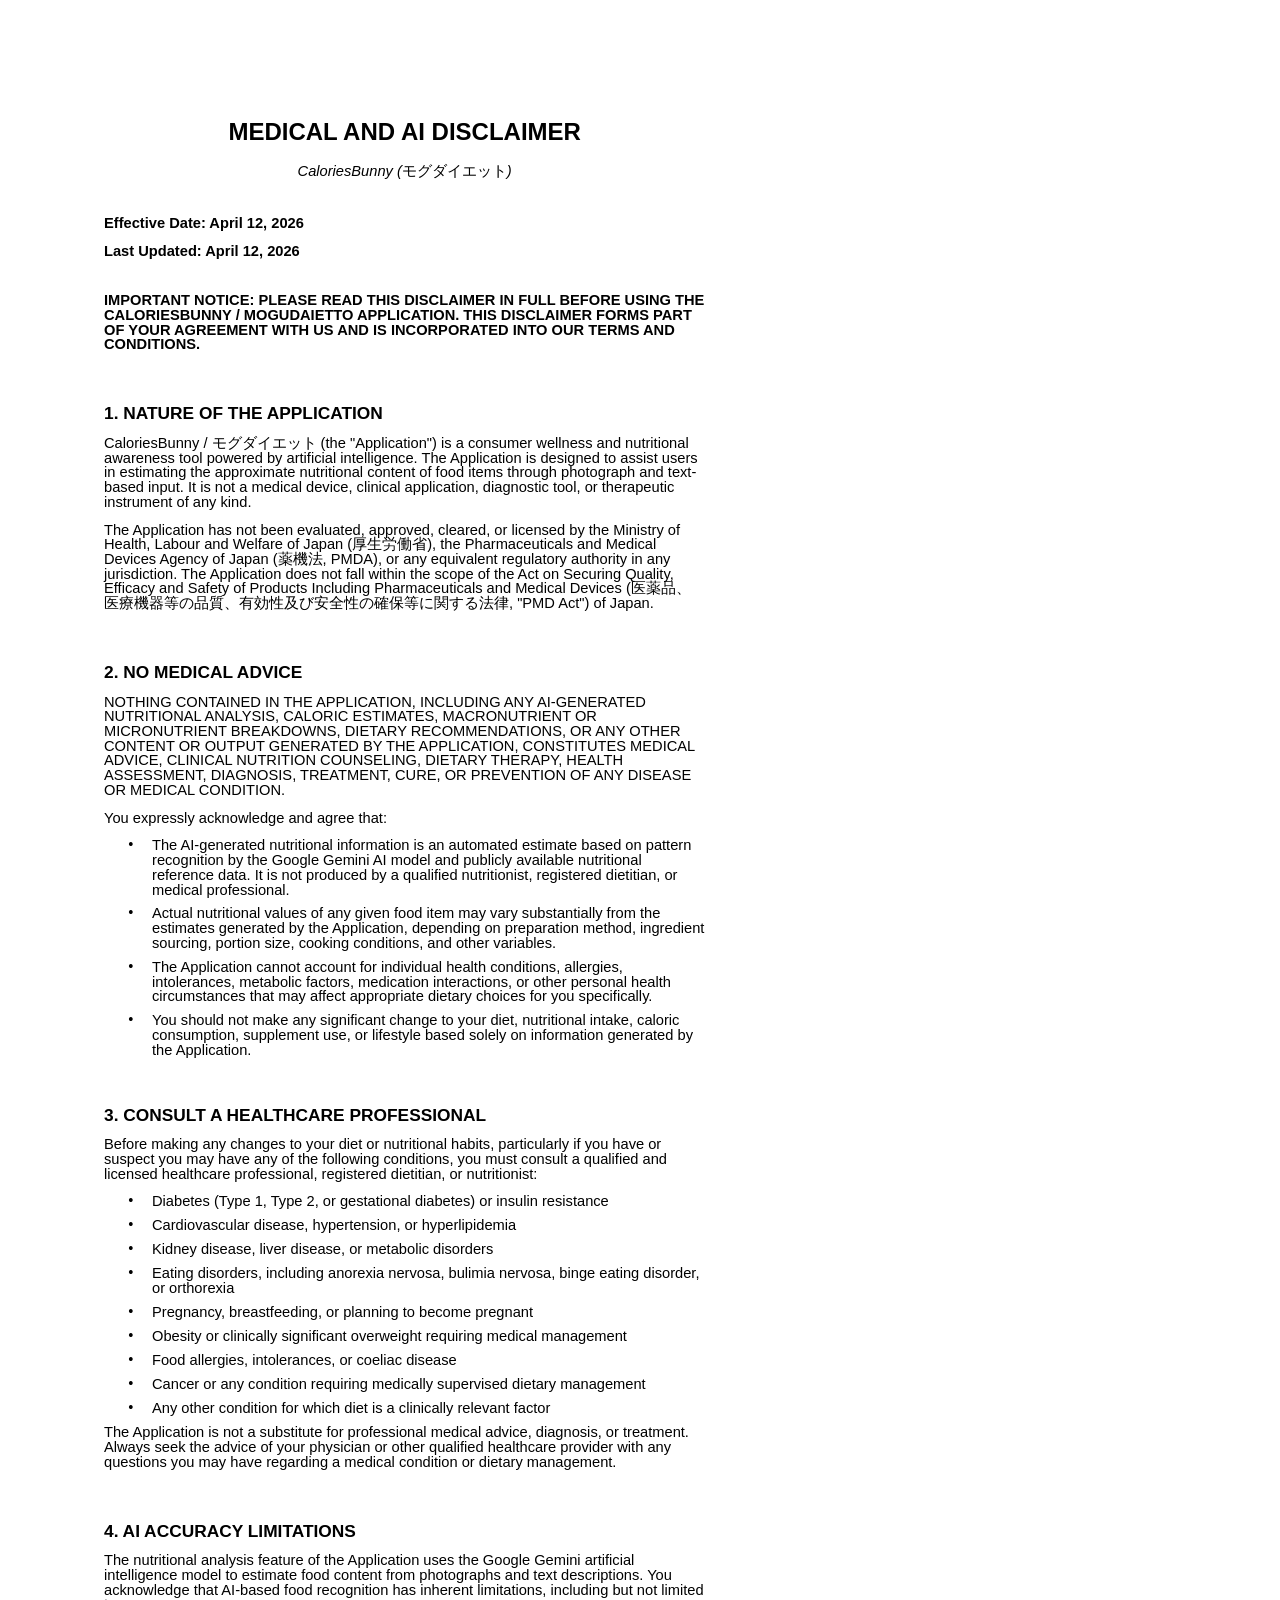
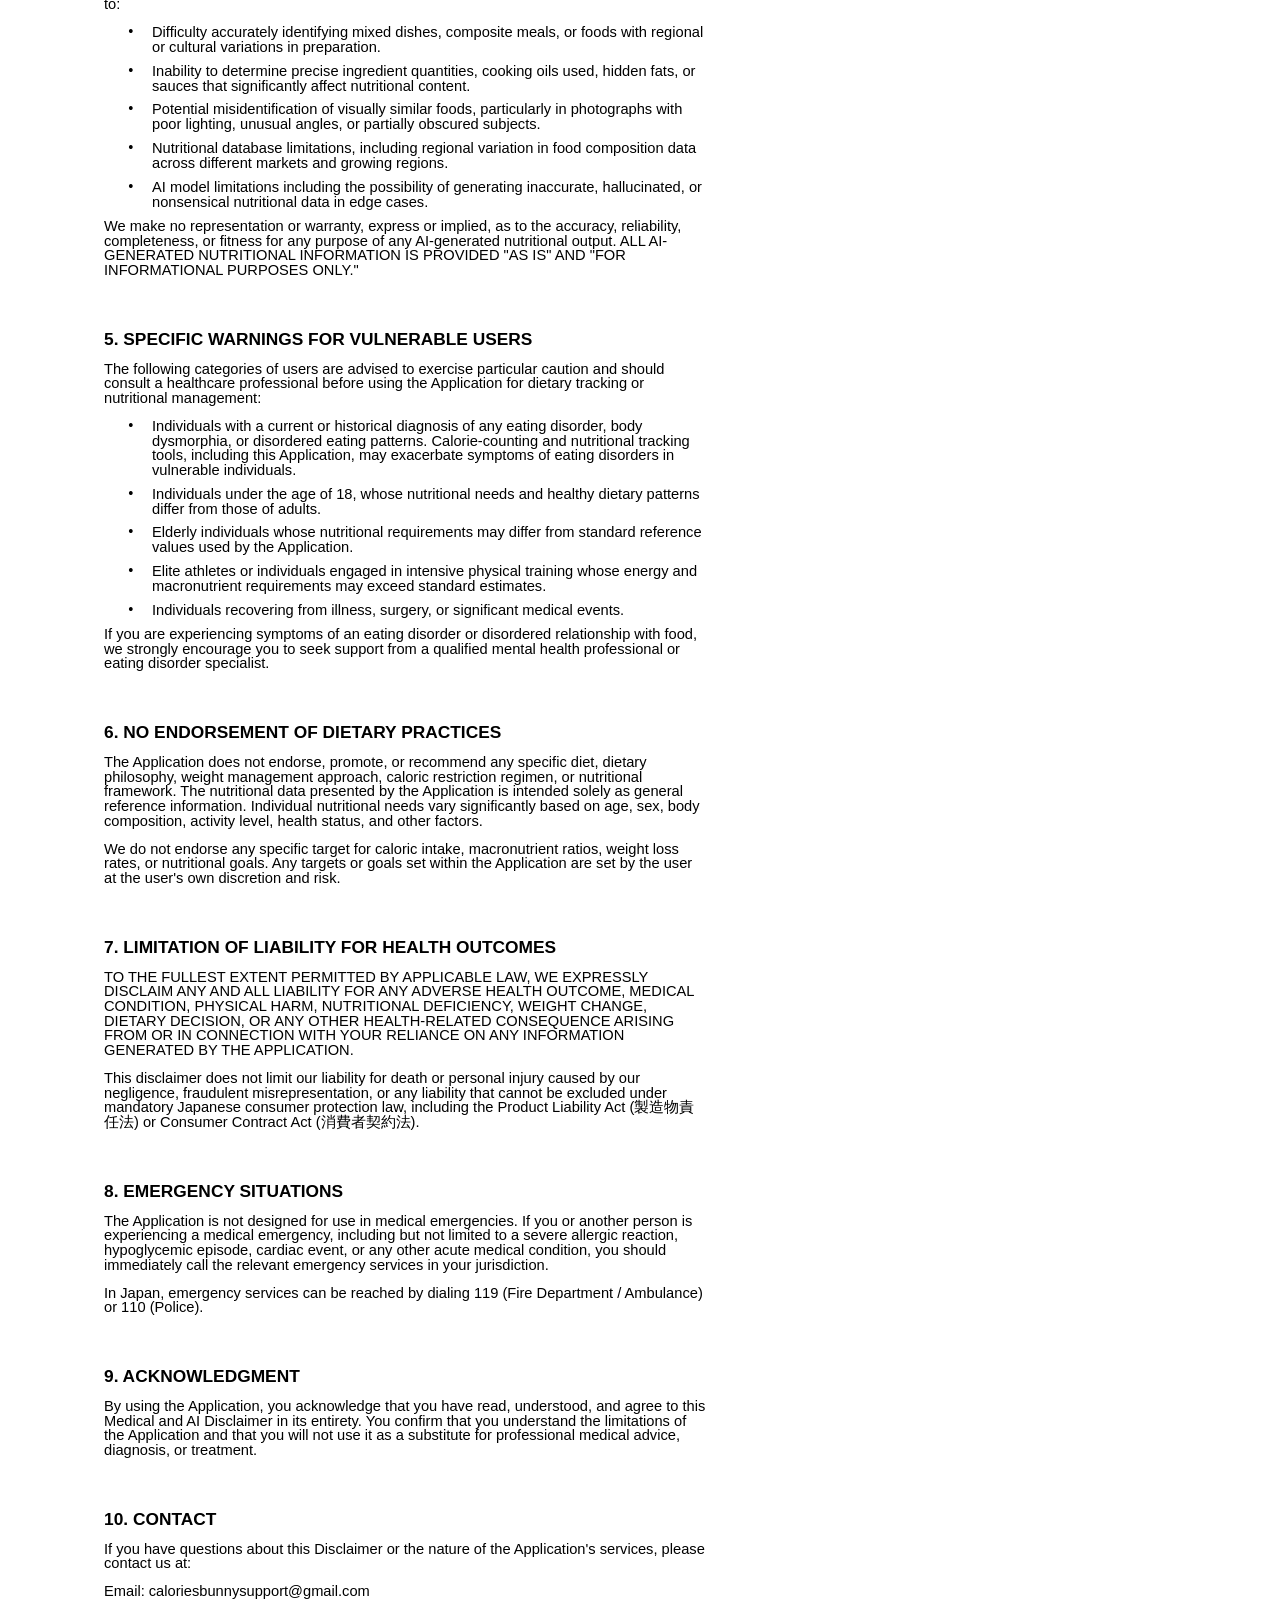
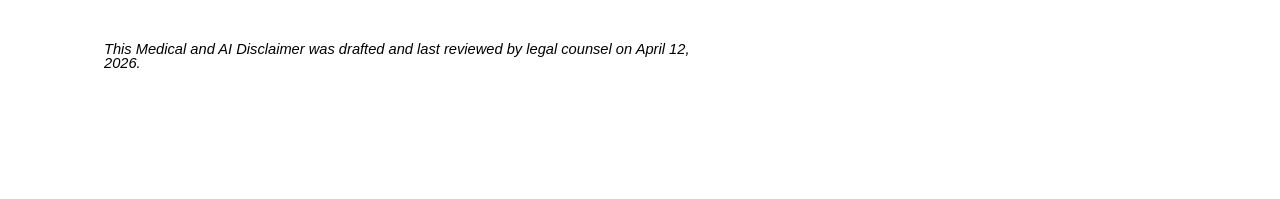
<file: medical_disclaimer.html>
<html><head><meta content="text/html; charset=UTF-8" http-equiv="content-type"><style type="text/css">@import url(https://themes.googleusercontent.com/fonts/css?kit=Su9cPBdaKucZGyXzr7BkXw);.lst-kix_list_2-6>li:before{content:"\002022   "}.lst-kix_list_2-7>li:before{content:"\002022   "}ul.lst-kix_list_1-0{list-style-type:none}.lst-kix_list_2-4>li:before{content:"\002022   "}.lst-kix_list_2-5>li:before{content:"\002022   "}.lst-kix_list_2-8>li:before{content:"\002022   "}ul.lst-kix_list_2-8{list-style-type:none}ul.lst-kix_list_1-3{list-style-type:none}ul.lst-kix_list_2-2{list-style-type:none}.lst-kix_list_1-0>li:before{content:"\002022   "}ul.lst-kix_list_1-4{list-style-type:none}ul.lst-kix_list_2-3{list-style-type:none}ul.lst-kix_list_1-1{list-style-type:none}ul.lst-kix_list_2-0{list-style-type:none}ul.lst-kix_list_1-2{list-style-type:none}ul.lst-kix_list_2-1{list-style-type:none}ul.lst-kix_list_1-7{list-style-type:none}ul.lst-kix_list_2-6{list-style-type:none}.lst-kix_list_1-1>li:before{content:"\002022   "}.lst-kix_list_1-2>li:before{content:"\002022   "}ul.lst-kix_list_1-8{list-style-type:none}ul.lst-kix_list_2-7{list-style-type:none}ul.lst-kix_list_1-5{list-style-type:none}ul.lst-kix_list_2-4{list-style-type:none}ul.lst-kix_list_1-6{list-style-type:none}ul.lst-kix_list_2-5{list-style-type:none}.lst-kix_list_1-3>li:before{content:"\002022   "}.lst-kix_list_1-4>li:before{content:"\002022   "}.lst-kix_list_1-7>li:before{content:"\002022   "}.lst-kix_list_1-5>li:before{content:"\002022   "}.lst-kix_list_1-6>li:before{content:"\002022   "}li.li-bullet-0:before{margin-left:-18pt;white-space:nowrap;display:inline-block;min-width:18pt}.lst-kix_list_2-0>li:before{content:"\002022   "}.lst-kix_list_2-1>li:before{content:"\002022   "}.lst-kix_list_1-8>li:before{content:"\002022   "}.lst-kix_list_2-2>li:before{content:"\002022   "}.lst-kix_list_2-3>li:before{content:"\002022   "}ol{margin:0;padding:0}table td,table th{padding:0}.c1{margin-left:36pt;padding-top:3pt;padding-left:0pt;padding-bottom:3pt;line-height:1.0;orphans:2;widows:2;text-align:left}.c9{padding-top:0pt;padding-bottom:0pt;line-height:1.0;orphans:2;widows:2;text-align:left;height:12pt}.c12{color:#000000;font-weight:700;text-decoration:none;vertical-align:baseline;font-size:11pt;font-family:"Arial";font-style:normal}.c8{color:#000000;font-weight:700;text-decoration:none;vertical-align:baseline;font-size:13pt;font-family:"Arial";font-style:normal}.c14{color:#000000;font-weight:700;text-decoration:none;vertical-align:baseline;font-size:18pt;font-family:"Arial";font-style:normal}.c7{padding-top:0pt;padding-bottom:4pt;line-height:1.0;orphans:2;widows:2;text-align:left;height:12pt}.c5{color:#000000;font-weight:400;text-decoration:none;vertical-align:baseline;font-size:11pt;font-family:"Arimo";font-style:normal}.c2{color:#000000;font-weight:400;text-decoration:none;vertical-align:baseline;font-size:12pt;font-family:"Apple SD \00c0b0\00b3cc\00ace0\00b515  Neo \00c77c\00bc18\00ccb4";font-style:normal}.c3{color:#000000;font-weight:400;text-decoration:none;vertical-align:baseline;font-size:11pt;font-family:"Arial";font-style:italic}.c0{color:#000000;font-weight:400;text-decoration:none;vertical-align:baseline;font-size:11pt;font-family:"Arial";font-style:normal}.c16{padding-top:0pt;padding-bottom:24pt;line-height:1.0;orphans:2;widows:2;text-align:center}.c13{padding-top:0pt;padding-bottom:15pt;line-height:1.0;orphans:2;widows:2;text-align:center}.c4{padding-top:18pt;padding-bottom:6pt;line-height:1.0;orphans:2;widows:2;text-align:left}.c6{padding-top:4pt;padding-bottom:6pt;line-height:1.0;orphans:2;widows:2;text-align:left}.c11{background-color:#ffffff;max-width:451pt;padding:72pt 72pt 72pt 72pt}.c10{padding:0;margin:0}.c15{height:12pt}.title{padding-top:24pt;color:#000000;font-weight:700;font-size:36pt;padding-bottom:6pt;font-family:"Times New Roman";line-height:1.0;page-break-after:avoid;orphans:2;widows:2;text-align:left}.subtitle{padding-top:18pt;color:#666666;font-size:24pt;padding-bottom:4pt;font-family:"Georgia";line-height:1.0;page-break-after:avoid;font-style:italic;orphans:2;widows:2;text-align:left}li{color:#000000;font-size:12pt;font-family:"Times New Roman"}p{margin:0;color:#000000;font-size:12pt;font-family:"Times New Roman"}h1{padding-top:24pt;color:#000000;font-weight:700;font-size:24pt;padding-bottom:6pt;font-family:"Times New Roman";line-height:1.0;page-break-after:avoid;orphans:2;widows:2;text-align:left}h2{padding-top:18pt;color:#000000;font-weight:700;font-size:18pt;padding-bottom:4pt;font-family:"Times New Roman";line-height:1.0;page-break-after:avoid;orphans:2;widows:2;text-align:left}h3{padding-top:14pt;color:#000000;font-weight:700;font-size:14pt;padding-bottom:4pt;font-family:"Times New Roman";line-height:1.0;page-break-after:avoid;orphans:2;widows:2;text-align:left}h4{padding-top:12pt;color:#000000;font-weight:700;font-size:12pt;padding-bottom:2pt;font-family:"Times New Roman";line-height:1.0;page-break-after:avoid;orphans:2;widows:2;text-align:left}h5{padding-top:11pt;color:#000000;font-weight:700;font-size:11pt;padding-bottom:2pt;font-family:"Times New Roman";line-height:1.0;page-break-after:avoid;orphans:2;widows:2;text-align:left}h6{padding-top:10pt;color:#000000;font-weight:700;font-size:10pt;padding-bottom:2pt;font-family:"Times New Roman";line-height:1.0;page-break-after:avoid;orphans:2;widows:2;text-align:left}</style></head><body class="c11 doc-content"><div><p class="c9"><span class="c2"></span></p></div><p class="c13"><span class="c14">MEDICAL AND AI DISCLAIMER</span></p><p class="c16"><span class="c3">CaloriesBunny (</span><span class="c5">&#12514;&#12464;&#12480;&#12452;&#12456;&#12483;&#12488;</span><span class="c3">)</span></p><p class="c6"><span class="c12">Effective Date: April 12, 2026</span></p><p class="c6"><span class="c12">Last Updated: April 12, 2026</span></p><p class="c7"><span class="c0"></span></p><p class="c6"><span class="c12">IMPORTANT NOTICE: PLEASE READ THIS DISCLAIMER IN FULL BEFORE USING THE CALORIESBUNNY / MOGUDAIETTO APPLICATION. THIS DISCLAIMER FORMS PART OF YOUR AGREEMENT WITH US AND IS INCORPORATED INTO OUR TERMS AND CONDITIONS.</span></p><p class="c7"><span class="c0"></span></p><p class="c4"><span class="c8">1. NATURE OF THE APPLICATION</span></p><p class="c6"><span class="c0">CaloriesBunny / </span><span class="c5">&#12514;&#12464;&#12480;&#12452;&#12456;&#12483;&#12488;</span><span class="c0">&nbsp;(the &quot;Application&quot;) is a consumer wellness and nutritional awareness tool powered by artificial intelligence. The Application is designed to assist users in estimating the approximate nutritional content of food items through photograph and text-based input. It is not a medical device, clinical application, diagnostic tool, or therapeutic instrument of any kind.</span></p><p class="c6"><span class="c0">The Application has not been evaluated, approved, cleared, or licensed by the Ministry of Health, Labour and Welfare of Japan (</span><span class="c5">&#21402;&#29983;&#21172;&#20685;&#30465;</span><span class="c0">), the Pharmaceuticals and Medical Devices Agency of Japan (</span><span class="c5">&#34220;&#27231;&#27861;</span><span class="c0">, PMDA), or any equivalent regulatory authority in any jurisdiction. The Application does not fall within the scope of the Act on Securing Quality, Efficacy and Safety of Products Including Pharmaceuticals and Medical Devices (</span><span class="c5">&#21307;&#34220;&#21697;&#12289;&#21307;&#30274;&#27231;&#22120;&#31561;&#12398;&#21697;&#36074;&#12289;&#26377;&#21177;&#24615;&#21450;&#12403;&#23433;&#20840;&#24615;&#12398;&#30906;&#20445;&#31561;&#12395;&#38306;&#12377;&#12427;&#27861;&#24459;</span><span class="c0">, &quot;PMD Act&quot;) of Japan.</span></p><p class="c7"><span class="c0"></span></p><p class="c4"><span class="c8">2. NO MEDICAL ADVICE</span></p><p class="c6"><span class="c0">NOTHING CONTAINED IN THE APPLICATION, INCLUDING ANY AI-GENERATED NUTRITIONAL ANALYSIS, CALORIC ESTIMATES, MACRONUTRIENT OR MICRONUTRIENT BREAKDOWNS, DIETARY RECOMMENDATIONS, OR ANY OTHER CONTENT OR OUTPUT GENERATED BY THE APPLICATION, CONSTITUTES MEDICAL ADVICE, CLINICAL NUTRITION COUNSELING, DIETARY THERAPY, HEALTH ASSESSMENT, DIAGNOSIS, TREATMENT, CURE, OR PREVENTION OF ANY DISEASE OR MEDICAL CONDITION.</span></p><p class="c6"><span class="c0">You expressly acknowledge and agree that:</span></p><ul class="c10 lst-kix_list_2-0 start"><li class="c1 li-bullet-0"><span class="c0">The AI-generated nutritional information is an automated estimate based on pattern recognition by the Google Gemini AI model and publicly available nutritional reference data. It is not produced by a qualified nutritionist, registered dietitian, or medical professional.</span></li><li class="c1 li-bullet-0"><span class="c0">Actual nutritional values of any given food item may vary substantially from the estimates generated by the Application, depending on preparation method, ingredient sourcing, portion size, cooking conditions, and other variables.</span></li><li class="c1 li-bullet-0"><span class="c0">The Application cannot account for individual health conditions, allergies, intolerances, metabolic factors, medication interactions, or other personal health circumstances that may affect appropriate dietary choices for you specifically.</span></li><li class="c1 li-bullet-0"><span class="c0">You should not make any significant change to your diet, nutritional intake, caloric consumption, supplement use, or lifestyle based solely on information generated by the Application.</span></li></ul><p class="c7"><span class="c0"></span></p><p class="c4"><span class="c8">3. CONSULT A HEALTHCARE PROFESSIONAL</span></p><p class="c6"><span class="c0">Before making any changes to your diet or nutritional habits, particularly if you have or suspect you may have any of the following conditions, you must consult a qualified and licensed healthcare professional, registered dietitian, or nutritionist:</span></p><ul class="c10 lst-kix_list_2-0"><li class="c1 li-bullet-0"><span class="c0">Diabetes (Type 1, Type 2, or gestational diabetes) or insulin resistance</span></li><li class="c1 li-bullet-0"><span class="c0">Cardiovascular disease, hypertension, or hyperlipidemia</span></li><li class="c1 li-bullet-0"><span class="c0">Kidney disease, liver disease, or metabolic disorders</span></li><li class="c1 li-bullet-0"><span class="c0">Eating disorders, including anorexia nervosa, bulimia nervosa, binge eating disorder, or orthorexia</span></li><li class="c1 li-bullet-0"><span class="c0">Pregnancy, breastfeeding, or planning to become pregnant</span></li><li class="c1 li-bullet-0"><span class="c0">Obesity or clinically significant overweight requiring medical management</span></li><li class="c1 li-bullet-0"><span class="c0">Food allergies, intolerances, or coeliac disease</span></li><li class="c1 li-bullet-0"><span class="c0">Cancer or any condition requiring medically supervised dietary management</span></li><li class="c1 li-bullet-0"><span class="c0">Any other condition for which diet is a clinically relevant factor</span></li></ul><p class="c6"><span class="c0">The Application is not a substitute for professional medical advice, diagnosis, or treatment. Always seek the advice of your physician or other qualified healthcare provider with any questions you may have regarding a medical condition or dietary management.</span></p><p class="c7"><span class="c0"></span></p><p class="c4"><span class="c8">4. AI ACCURACY LIMITATIONS</span></p><p class="c6"><span class="c0">The nutritional analysis feature of the Application uses the Google Gemini artificial intelligence model to estimate food content from photographs and text descriptions. You acknowledge that AI-based food recognition has inherent limitations, including but not limited to:</span></p><ul class="c10 lst-kix_list_2-0"><li class="c1 li-bullet-0"><span class="c0">Difficulty accurately identifying mixed dishes, composite meals, or foods with regional or cultural variations in preparation.</span></li><li class="c1 li-bullet-0"><span class="c0">Inability to determine precise ingredient quantities, cooking oils used, hidden fats, or sauces that significantly affect nutritional content.</span></li><li class="c1 li-bullet-0"><span class="c0">Potential misidentification of visually similar foods, particularly in photographs with poor lighting, unusual angles, or partially obscured subjects.</span></li><li class="c1 li-bullet-0"><span class="c0">Nutritional database limitations, including regional variation in food composition data across different markets and growing regions.</span></li><li class="c1 li-bullet-0"><span class="c0">AI model limitations including the possibility of generating inaccurate, hallucinated, or nonsensical nutritional data in edge cases.</span></li></ul><p class="c6"><span class="c0">We make no representation or warranty, express or implied, as to the accuracy, reliability, completeness, or fitness for any purpose of any AI-generated nutritional output. ALL AI-GENERATED NUTRITIONAL INFORMATION IS PROVIDED &quot;AS IS&quot; AND &quot;FOR INFORMATIONAL PURPOSES ONLY.&quot;</span></p><p class="c7"><span class="c0"></span></p><p class="c4"><span class="c8">5. SPECIFIC WARNINGS FOR VULNERABLE USERS</span></p><p class="c6"><span class="c0">The following categories of users are advised to exercise particular caution and should consult a healthcare professional before using the Application for dietary tracking or nutritional management:</span></p><ul class="c10 lst-kix_list_2-0"><li class="c1 li-bullet-0"><span class="c0">Individuals with a current or historical diagnosis of any eating disorder, body dysmorphia, or disordered eating patterns. Calorie-counting and nutritional tracking tools, including this Application, may exacerbate symptoms of eating disorders in vulnerable individuals.</span></li><li class="c1 li-bullet-0"><span class="c0">Individuals under the age of 18, whose nutritional needs and healthy dietary patterns differ from those of adults.</span></li><li class="c1 li-bullet-0"><span class="c0">Elderly individuals whose nutritional requirements may differ from standard reference values used by the Application.</span></li><li class="c1 li-bullet-0"><span class="c0">Elite athletes or individuals engaged in intensive physical training whose energy and macronutrient requirements may exceed standard estimates.</span></li><li class="c1 li-bullet-0"><span class="c0">Individuals recovering from illness, surgery, or significant medical events.</span></li></ul><p class="c6"><span class="c0">If you are experiencing symptoms of an eating disorder or disordered relationship with food, we strongly encourage you to seek support from a qualified mental health professional or eating disorder specialist.</span></p><p class="c7"><span class="c0"></span></p><p class="c4"><span class="c8">6. NO ENDORSEMENT OF DIETARY PRACTICES</span></p><p class="c6"><span class="c0">The Application does not endorse, promote, or recommend any specific diet, dietary philosophy, weight management approach, caloric restriction regimen, or nutritional framework. The nutritional data presented by the Application is intended solely as general reference information. Individual nutritional needs vary significantly based on age, sex, body composition, activity level, health status, and other factors.</span></p><p class="c6"><span class="c0">We do not endorse any specific target for caloric intake, macronutrient ratios, weight loss rates, or nutritional goals. Any targets or goals set within the Application are set by the user at the user&#39;s own discretion and risk.</span></p><p class="c7"><span class="c0"></span></p><p class="c4"><span class="c8">7. LIMITATION OF LIABILITY FOR HEALTH OUTCOMES</span></p><p class="c6"><span class="c0">TO THE FULLEST EXTENT PERMITTED BY APPLICABLE LAW, WE EXPRESSLY DISCLAIM ANY AND ALL LIABILITY FOR ANY ADVERSE HEALTH OUTCOME, MEDICAL CONDITION, PHYSICAL HARM, NUTRITIONAL DEFICIENCY, WEIGHT CHANGE, DIETARY DECISION, OR ANY OTHER HEALTH-RELATED CONSEQUENCE ARISING FROM OR IN CONNECTION WITH YOUR RELIANCE ON ANY INFORMATION GENERATED BY THE APPLICATION.</span></p><p class="c6"><span class="c0">This disclaimer does not limit our liability for death or personal injury caused by our negligence, fraudulent misrepresentation, or any liability that cannot be excluded under mandatory Japanese consumer protection law, including the Product Liability Act (</span><span class="c5">&#35069;&#36896;&#29289;&#36012;&#20219;&#27861;</span><span class="c0">) or Consumer Contract Act (</span><span class="c5">&#28040;&#36027;&#32773;&#22865;&#32004;&#27861;</span><span class="c0">).</span></p><p class="c7"><span class="c0"></span></p><p class="c4"><span class="c8">8. EMERGENCY SITUATIONS</span></p><p class="c6"><span class="c0">The Application is not designed for use in medical emergencies. If you or another person is experiencing a medical emergency, including but not limited to a severe allergic reaction, hypoglycemic episode, cardiac event, or any other acute medical condition, you should immediately call the relevant emergency services in your jurisdiction.</span></p><p class="c6"><span class="c0">In Japan, emergency services can be reached by dialing 119 (Fire Department / Ambulance) or 110 (Police).</span></p><p class="c7"><span class="c0"></span></p><p class="c4"><span class="c8">9. ACKNOWLEDGMENT</span></p><p class="c6"><span class="c0">By using the Application, you acknowledge that you have read, understood, and agree to this Medical and AI Disclaimer in its entirety. You confirm that you understand the limitations of the Application and that you will not use it as a substitute for professional medical advice, diagnosis, or treatment.</span></p><p class="c7"><span class="c0"></span></p><p class="c4"><span class="c8">10. CONTACT</span></p><p class="c6"><span class="c0">If you have questions about this Disclaimer or the nature of the Application&#39;s services, please contact us at:</span></p><p class="c6"><span class="c0">Email: caloriesbunnysupport@gmail.com</span></p><p class="c6 c15"><span class="c0"></span></p><p class="c6"><span class="c3">This Medical and AI Disclaimer was drafted and last reviewed by legal counsel on April 12, 2026.</span></p><div><p class="c9"><span class="c2"></span></p></div></body></html>
</file>
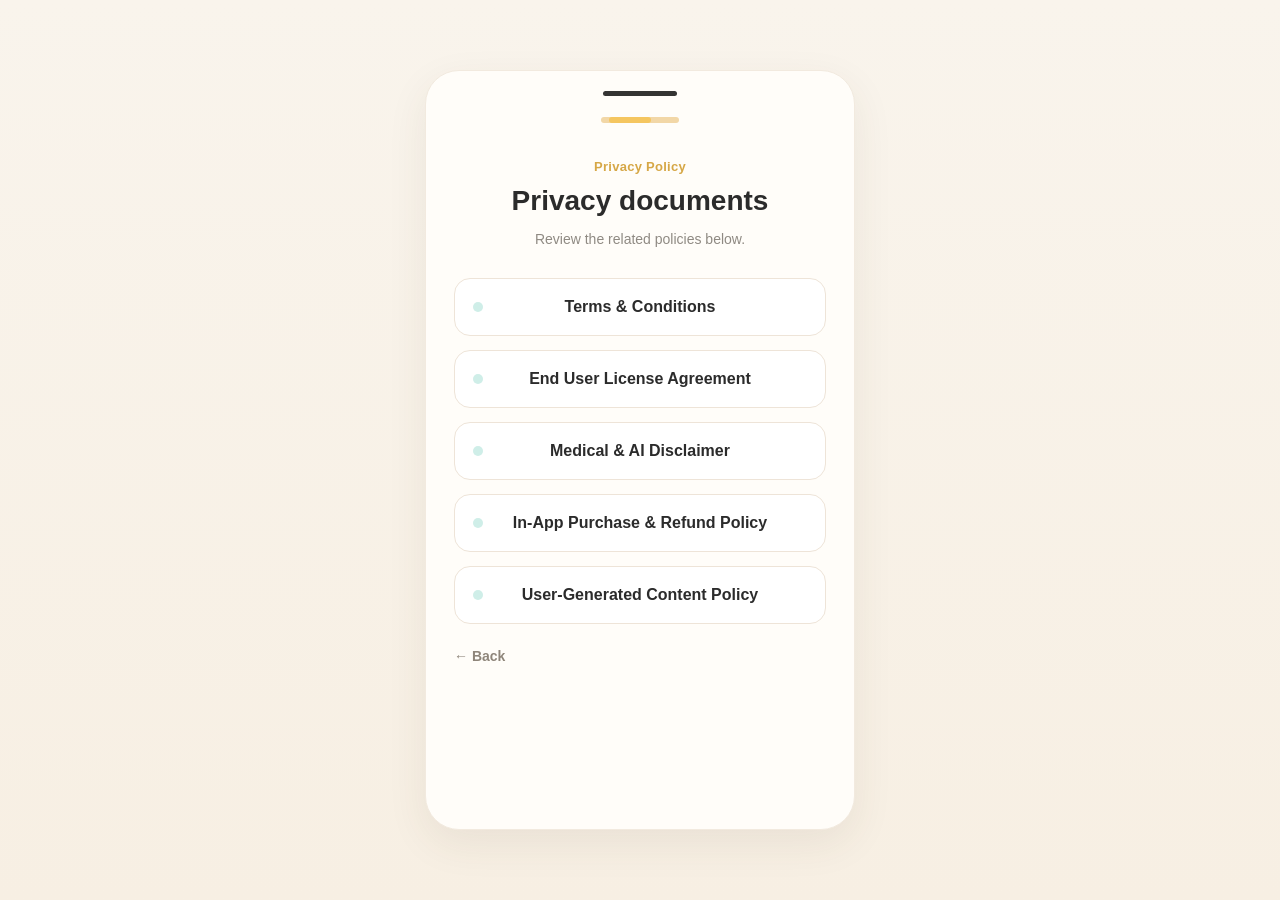
<file: privacy.html>
<!DOCTYPE html>
<html lang="en">
<head>
  <meta charset="UTF-8" />
  <meta name="viewport" content="width=device-width, initial-scale=1.0" />
  <title>Privacy Policy</title>
  <link rel="stylesheet" href="style.css" />
</head>
<body>
  <div class="page">
    <div class="phone-card">
      <div class="top-bar"></div>

      <div class="content">
        <p class="eyebrow">Privacy Policy</p>
        <h1>Privacy documents</h1>
        <p class="subtitle">
          Review the related policies below.
        </p>

        <div class="button-group">
          <a href="./termsandcondition.html" class="legal-button secondary">Terms &amp; Conditions</a>
          <a href="./EULA.html" class="legal-button secondary">End User License Agreement</a>
          <a href="./medical_disclaimer.html" class="legal-button secondary">Medical &amp; AI Disclaimer</a>
          <a href="./PURCHASEANDREFUND.html" class="legal-button secondary">In-App Purchase &amp; Refund Policy</a>
          <a href="./UGC.html" class="legal-button secondary">User-Generated Content Policy</a>
        </div>

        <a href="index.html" class="back-link">← Back</a>
      </div>
    </div>
  </div>
</body>
</html>
</file>
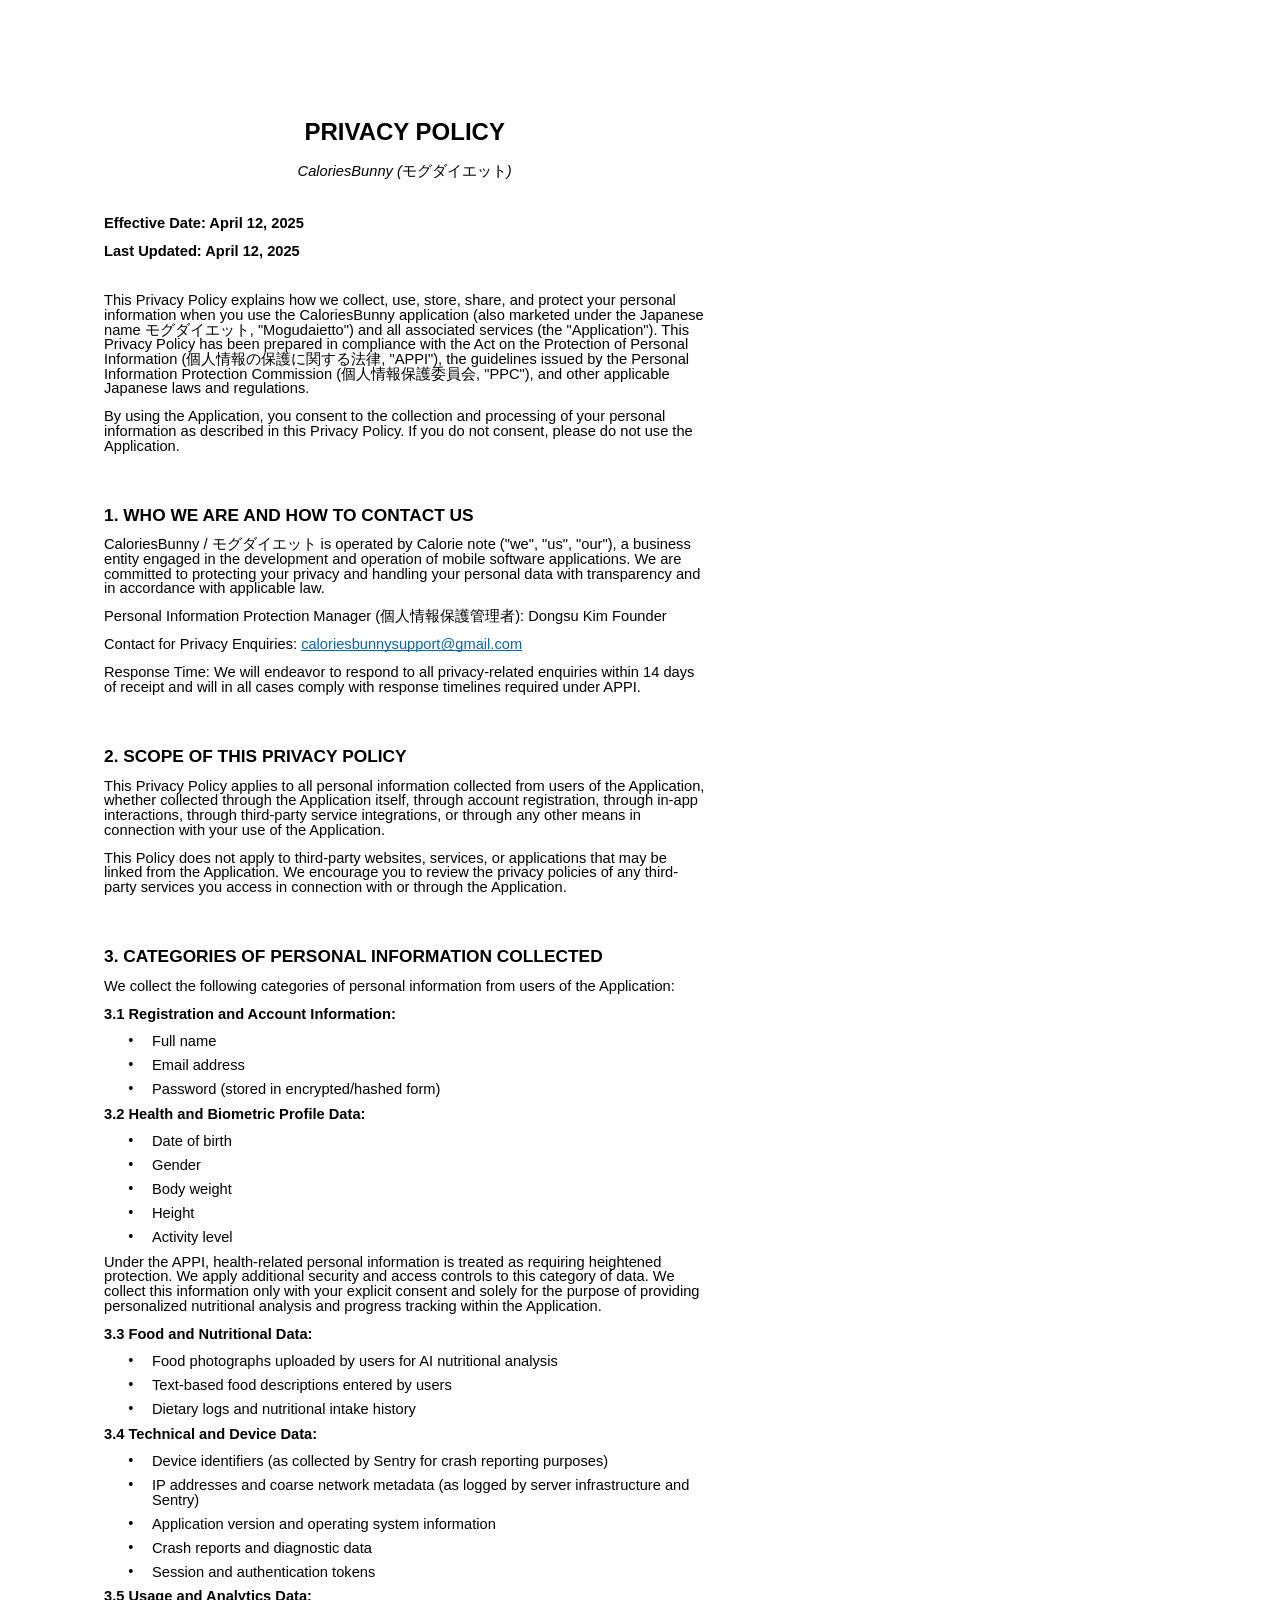
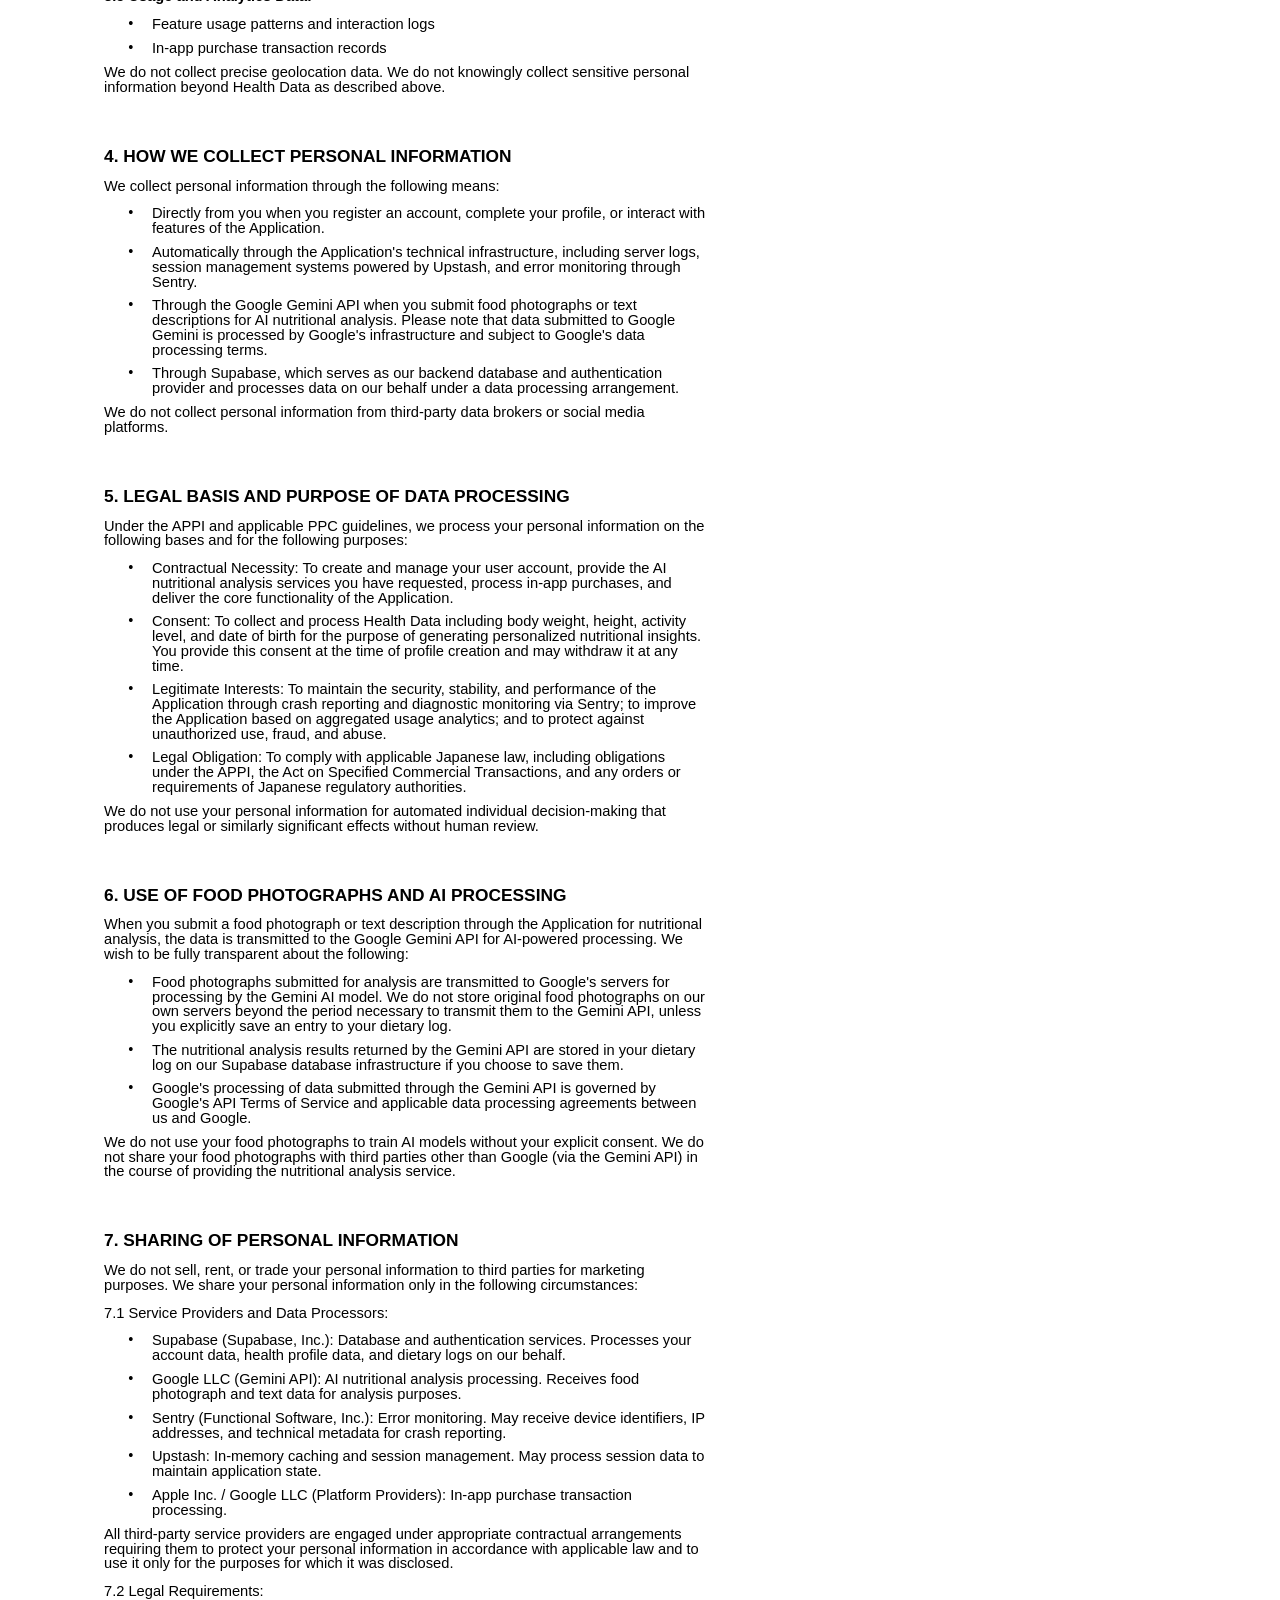
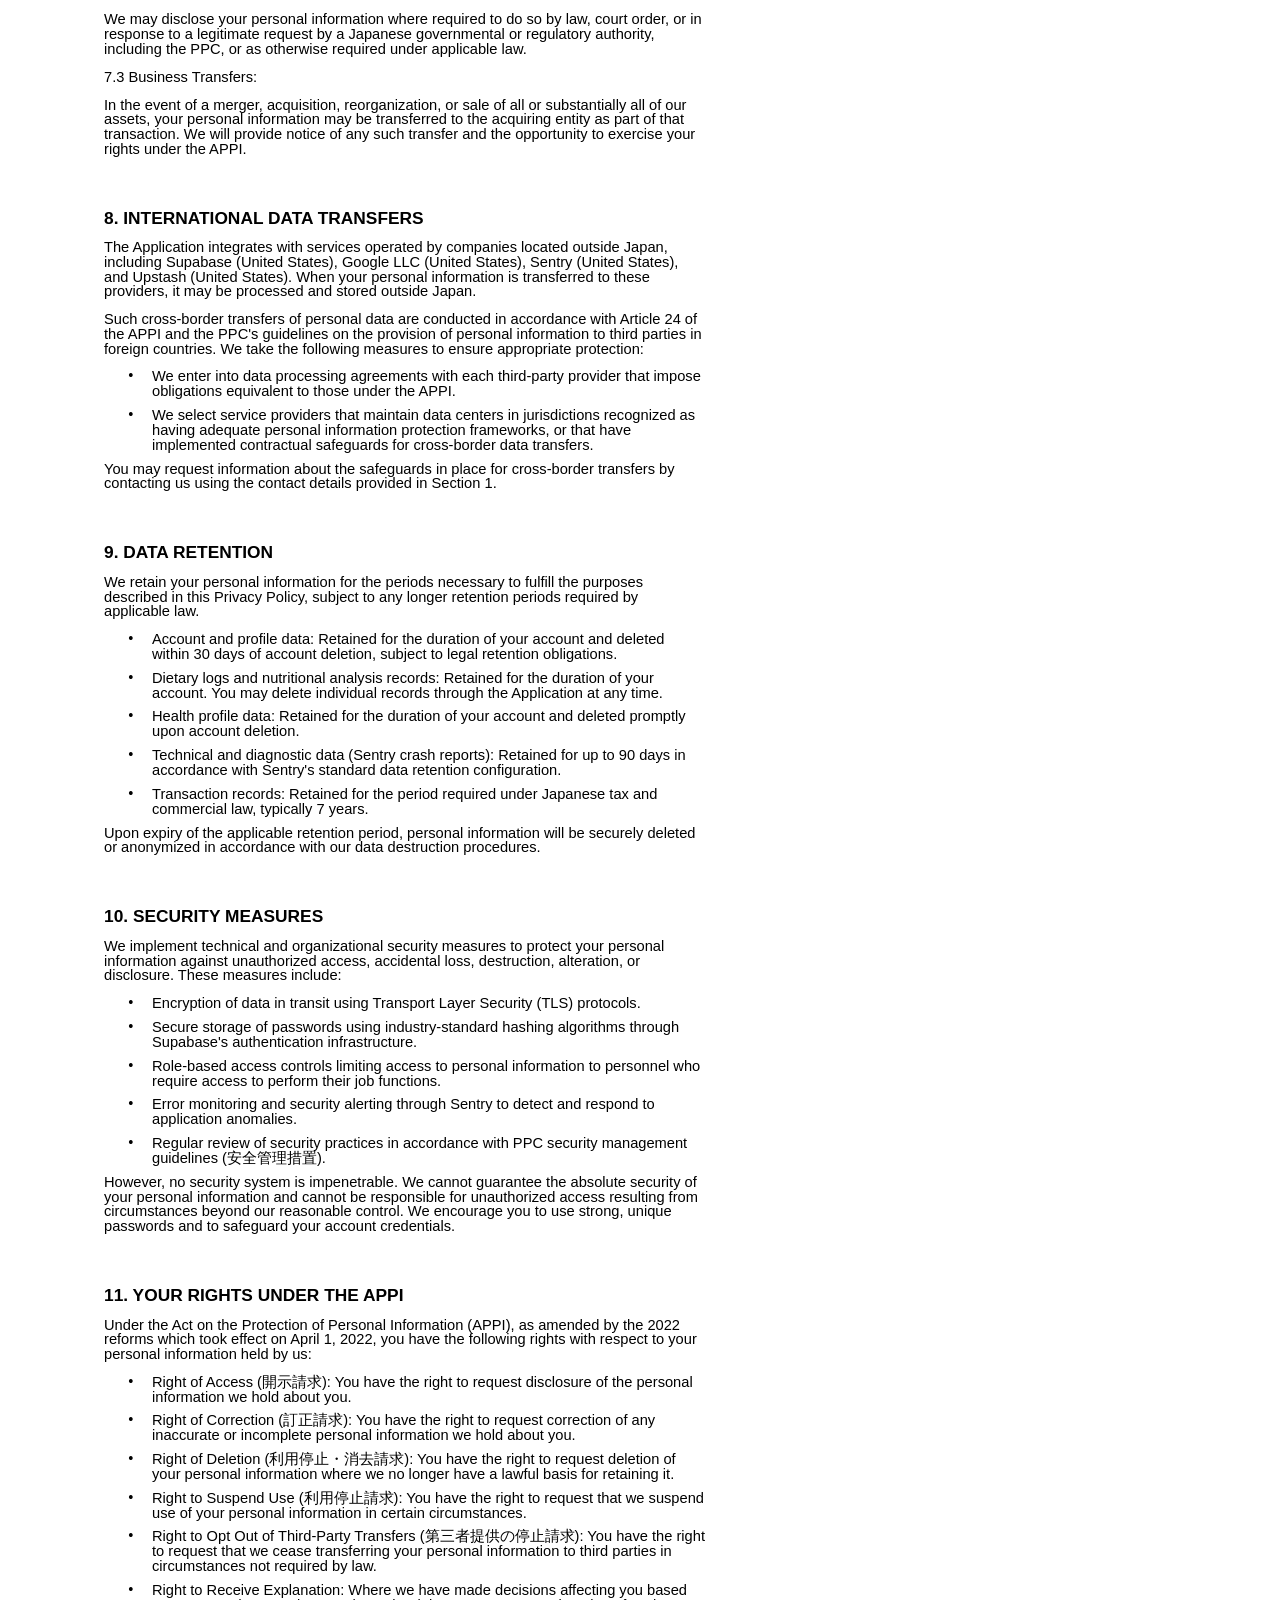
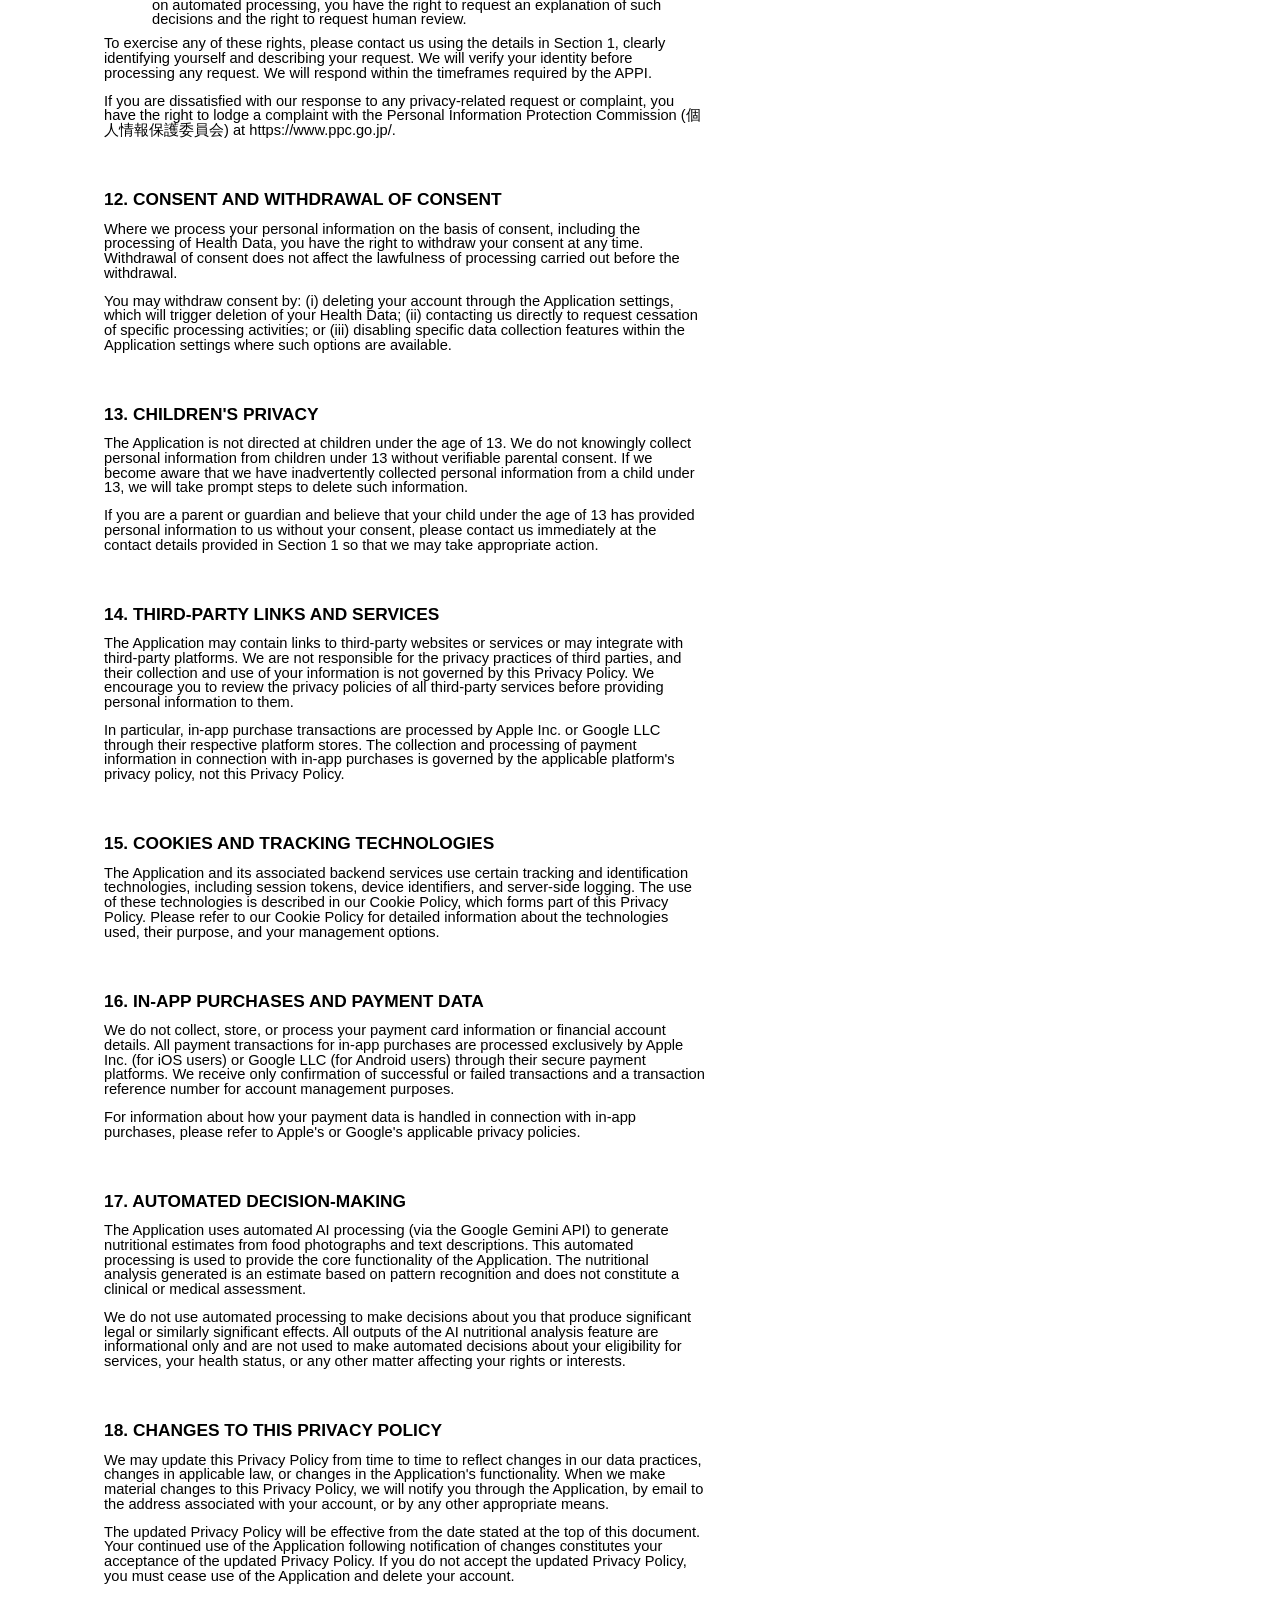
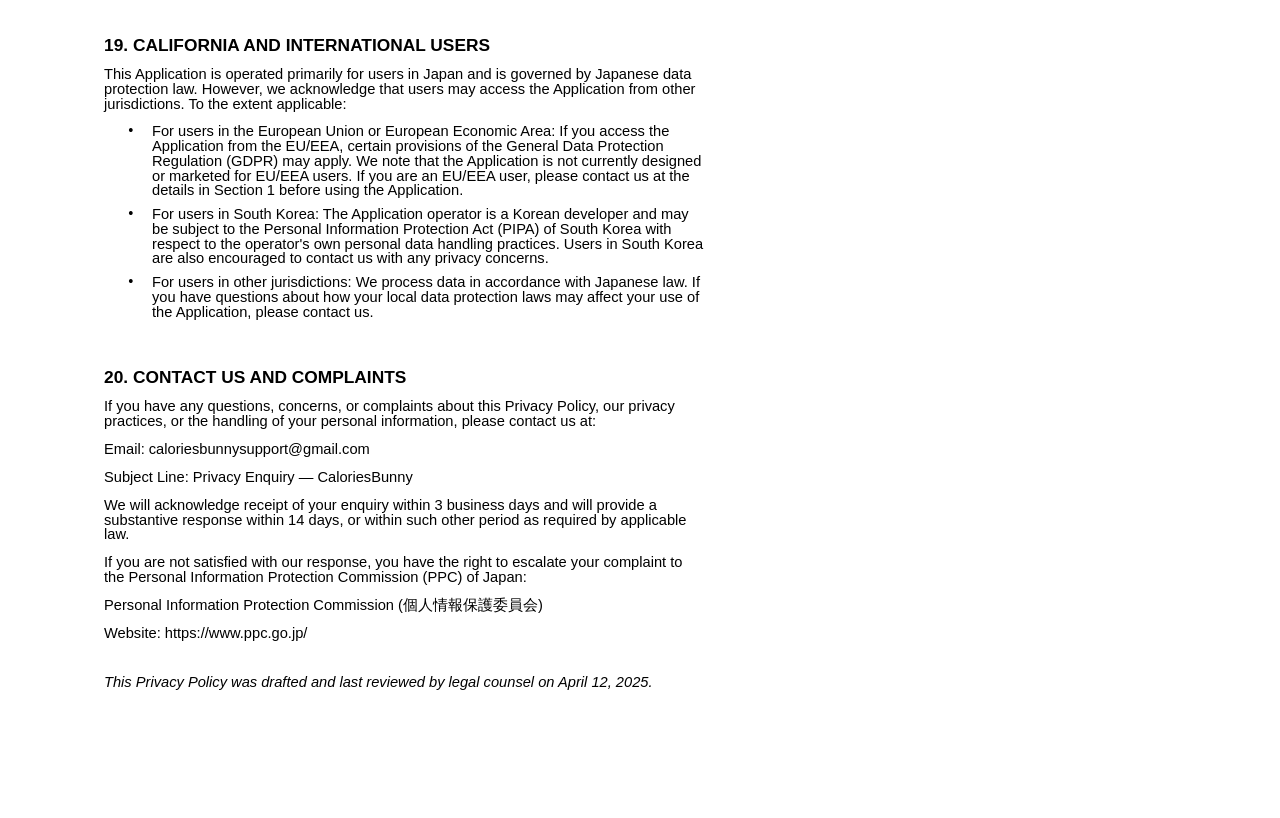
<file: privacy_policy.html>
<html><head><meta content="text/html; charset=UTF-8" http-equiv="content-type"><style type="text/css">@import url(https://themes.googleusercontent.com/fonts/css?kit=Su9cPBdaKucZGyXzr7BkXw);.lst-kix_list_2-6>li:before{content:"\002022   "}.lst-kix_list_2-7>li:before{content:"\002022   "}ul.lst-kix_list_1-0{list-style-type:none}.lst-kix_list_2-4>li:before{content:"\002022   "}.lst-kix_list_2-5>li:before{content:"\002022   "}.lst-kix_list_2-8>li:before{content:"\002022   "}ul.lst-kix_list_2-8{list-style-type:none}ul.lst-kix_list_1-3{list-style-type:none}ul.lst-kix_list_2-2{list-style-type:none}.lst-kix_list_1-0>li:before{content:"\002022   "}ul.lst-kix_list_1-4{list-style-type:none}ul.lst-kix_list_2-3{list-style-type:none}ul.lst-kix_list_1-1{list-style-type:none}ul.lst-kix_list_2-0{list-style-type:none}ul.lst-kix_list_1-2{list-style-type:none}ul.lst-kix_list_2-1{list-style-type:none}ul.lst-kix_list_1-7{list-style-type:none}ul.lst-kix_list_2-6{list-style-type:none}.lst-kix_list_1-1>li:before{content:"\002022   "}.lst-kix_list_1-2>li:before{content:"\002022   "}ul.lst-kix_list_1-8{list-style-type:none}ul.lst-kix_list_2-7{list-style-type:none}ul.lst-kix_list_1-5{list-style-type:none}ul.lst-kix_list_2-4{list-style-type:none}ul.lst-kix_list_1-6{list-style-type:none}ul.lst-kix_list_2-5{list-style-type:none}.lst-kix_list_1-3>li:before{content:"\002022   "}.lst-kix_list_1-4>li:before{content:"\002022   "}.lst-kix_list_1-7>li:before{content:"\002022   "}.lst-kix_list_1-5>li:before{content:"\002022   "}.lst-kix_list_1-6>li:before{content:"\002022   "}li.li-bullet-0:before{margin-left:-18pt;white-space:nowrap;display:inline-block;min-width:18pt}.lst-kix_list_2-0>li:before{content:"\002022   "}.lst-kix_list_2-1>li:before{content:"\002022   "}.lst-kix_list_1-8>li:before{content:"\002022   "}.lst-kix_list_2-2>li:before{content:"\002022   "}.lst-kix_list_2-3>li:before{content:"\002022   "}ol{margin:0;padding:0}table td,table th{padding:0}.c0{-webkit-text-decoration-skip:none;color:#0563c1;font-weight:400;text-decoration:underline;vertical-align:baseline;text-decoration-skip-ink:none;font-size:11pt;font-family:"Arial";font-style:normal}.c8{margin-left:36pt;padding-top:3pt;padding-left:0pt;padding-bottom:3pt;line-height:1.0;orphans:2;widows:2;text-align:left}.c2{color:#000000;font-weight:400;text-decoration:none;vertical-align:baseline;font-size:11pt;font-family:"Arial";font-style:normal}.c5{color:#000000;font-weight:700;text-decoration:none;vertical-align:baseline;font-size:13pt;font-family:"Arial";font-style:normal}.c14{padding-top:0pt;padding-bottom:0pt;line-height:1.0;orphans:2;widows:2;text-align:left;height:12pt}.c11{color:#000000;font-weight:400;text-decoration:none;vertical-align:baseline;font-size:12pt;font-family:"Apple SD \00c0b0\00b3cc\00ace0\00b515  Neo \00c77c\00bc18\00ccb4";font-style:normal}.c7{color:#000000;font-weight:400;text-decoration:none;vertical-align:baseline;font-size:11pt;font-family:"Arial";font-style:italic}.c1{color:#000000;font-weight:400;text-decoration:none;vertical-align:baseline;font-size:11pt;font-family:"Arimo";font-style:normal}.c13{padding-top:0pt;padding-bottom:4pt;line-height:1.0;orphans:2;widows:2;text-align:left;height:12pt}.c17{color:#000000;font-weight:700;text-decoration:none;vertical-align:baseline;font-size:18pt;font-family:"Arial";font-style:normal}.c10{color:#000000;font-weight:700;text-decoration:none;vertical-align:baseline;font-size:11pt;font-family:"Arial";font-style:normal}.c6{padding-top:18pt;padding-bottom:6pt;line-height:1.0;orphans:2;widows:2;text-align:left}.c12{padding-top:0pt;padding-bottom:15pt;line-height:1.0;orphans:2;widows:2;text-align:center}.c4{padding-top:4pt;padding-bottom:6pt;line-height:1.0;orphans:2;widows:2;text-align:left}.c9{padding-top:0pt;padding-bottom:24pt;line-height:1.0;orphans:2;widows:2;text-align:center}.c16{background-color:#ffffff;max-width:451pt;padding:72pt 72pt 72pt 72pt}.c3{padding:0;margin:0}.c15{color:inherit;text-decoration:inherit}.title{padding-top:24pt;color:#000000;font-weight:700;font-size:36pt;padding-bottom:6pt;font-family:"Times New Roman";line-height:1.0;page-break-after:avoid;orphans:2;widows:2;text-align:left}.subtitle{padding-top:18pt;color:#666666;font-size:24pt;padding-bottom:4pt;font-family:"Georgia";line-height:1.0;page-break-after:avoid;font-style:italic;orphans:2;widows:2;text-align:left}li{color:#000000;font-size:12pt;font-family:"Times New Roman"}p{margin:0;color:#000000;font-size:12pt;font-family:"Times New Roman"}h1{padding-top:24pt;color:#000000;font-weight:700;font-size:24pt;padding-bottom:6pt;font-family:"Times New Roman";line-height:1.0;page-break-after:avoid;orphans:2;widows:2;text-align:left}h2{padding-top:18pt;color:#000000;font-weight:700;font-size:18pt;padding-bottom:4pt;font-family:"Times New Roman";line-height:1.0;page-break-after:avoid;orphans:2;widows:2;text-align:left}h3{padding-top:14pt;color:#000000;font-weight:700;font-size:14pt;padding-bottom:4pt;font-family:"Times New Roman";line-height:1.0;page-break-after:avoid;orphans:2;widows:2;text-align:left}h4{padding-top:12pt;color:#000000;font-weight:700;font-size:12pt;padding-bottom:2pt;font-family:"Times New Roman";line-height:1.0;page-break-after:avoid;orphans:2;widows:2;text-align:left}h5{padding-top:11pt;color:#000000;font-weight:700;font-size:11pt;padding-bottom:2pt;font-family:"Times New Roman";line-height:1.0;page-break-after:avoid;orphans:2;widows:2;text-align:left}h6{padding-top:10pt;color:#000000;font-weight:700;font-size:10pt;padding-bottom:2pt;font-family:"Times New Roman";line-height:1.0;page-break-after:avoid;orphans:2;widows:2;text-align:left}</style></head><body class="c16 doc-content"><div><p class="c14"><span class="c11"></span></p></div><p class="c12"><span class="c17">PRIVACY POLICY</span></p><p class="c9"><span class="c7">CaloriesBunny (</span><span class="c1">&#12514;&#12464;&#12480;&#12452;&#12456;&#12483;&#12488;</span><span class="c7">)</span></p><p class="c4"><span class="c10">Effective Date: April 12, 2025</span></p><p class="c4"><span class="c10">Last Updated: April 12, 2025</span></p><p class="c13"><span class="c2"></span></p><p class="c4"><span class="c2">This Privacy Policy explains how we collect, use, store, share, and protect your personal information when you use the CaloriesBunny application (also marketed under the Japanese name </span><span class="c1">&#12514;&#12464;&#12480;&#12452;&#12456;&#12483;&#12488;</span><span class="c2">, &quot;Mogudaietto&quot;) and all associated services (the &quot;Application&quot;). This Privacy Policy has been prepared in compliance with the Act on the Protection of Personal Information (</span><span class="c1">&#20491;&#20154;&#24773;&#22577;&#12398;&#20445;&#35703;&#12395;&#38306;&#12377;&#12427;&#27861;&#24459;</span><span class="c2">, &quot;APPI&quot;), the guidelines issued by the Personal Information Protection Commission (</span><span class="c1">&#20491;&#20154;&#24773;&#22577;&#20445;&#35703;&#22996;&#21729;&#20250;</span><span class="c2">, &quot;PPC&quot;), and other applicable Japanese laws and regulations.</span></p><p class="c4"><span class="c2">By using the Application, you consent to the collection and processing of your personal information as described in this Privacy Policy. If you do not consent, please do not use the Application.</span></p><p class="c13"><span class="c2"></span></p><p class="c6"><span class="c5">1. WHO WE ARE AND HOW TO CONTACT US</span></p><p class="c4"><span class="c2">CaloriesBunny / </span><span class="c1">&#12514;&#12464;&#12480;&#12452;&#12456;&#12483;&#12488;</span><span class="c2">&nbsp;is operated by Calorie note (&quot;we&quot;, &quot;us&quot;, &quot;our&quot;), a business entity engaged in the development and operation of mobile software applications. We are committed to protecting your privacy and handling your personal data with transparency and in accordance with applicable law.</span></p><p class="c4"><span class="c2">Personal Information Protection Manager (</span><span class="c1">&#20491;&#20154;&#24773;&#22577;&#20445;&#35703;&#31649;&#29702;&#32773;</span><span class="c2">): Dongsu Kim Founder</span></p><p class="c4"><span class="c2">Contact for Privacy Enquiries: </span><span class="c0"><a class="c15" href="mailto:caloriesbunnysupport@gmail.com">caloriesbunnysupport@gmail.com</a></span></p><p class="c4"><span class="c2">Response Time: We will endeavor to respond to all privacy-related enquiries within 14 days of receipt and will in all cases comply with response timelines required under APPI.</span></p><p class="c13"><span class="c2"></span></p><p class="c6"><span class="c5">2. SCOPE OF THIS PRIVACY POLICY</span></p><p class="c4"><span class="c2">This Privacy Policy applies to all personal information collected from users of the Application, whether collected through the Application itself, through account registration, through in-app interactions, through third-party service integrations, or through any other means in connection with your use of the Application.</span></p><p class="c4"><span class="c2">This Policy does not apply to third-party websites, services, or applications that may be linked from the Application. We encourage you to review the privacy policies of any third-party services you access in connection with or through the Application.</span></p><p class="c13"><span class="c2"></span></p><p class="c6"><span class="c5">3. CATEGORIES OF PERSONAL INFORMATION COLLECTED</span></p><p class="c4"><span class="c2">We collect the following categories of personal information from users of the Application:</span></p><p class="c4"><span class="c10">3.1 Registration and Account Information:</span></p><ul class="c3 lst-kix_list_2-0 start"><li class="c8 li-bullet-0"><span class="c2">Full name</span></li><li class="c8 li-bullet-0"><span class="c2">Email address</span></li><li class="c8 li-bullet-0"><span class="c2">Password (stored in encrypted/hashed form)</span></li></ul><p class="c4"><span class="c10">3.2 Health and Biometric Profile Data:</span></p><ul class="c3 lst-kix_list_2-0"><li class="c8 li-bullet-0"><span class="c2">Date of birth</span></li><li class="c8 li-bullet-0"><span class="c2">Gender</span></li><li class="c8 li-bullet-0"><span class="c2">Body weight</span></li><li class="c8 li-bullet-0"><span class="c2">Height</span></li><li class="c8 li-bullet-0"><span class="c2">Activity level</span></li></ul><p class="c4"><span class="c2">Under the APPI, health-related personal information is treated as requiring heightened protection. We apply additional security and access controls to this category of data. We collect this information only with your explicit consent and solely for the purpose of providing personalized nutritional analysis and progress tracking within the Application.</span></p><p class="c4"><span class="c10">3.3 Food and Nutritional Data:</span></p><ul class="c3 lst-kix_list_2-0"><li class="c8 li-bullet-0"><span class="c2">Food photographs uploaded by users for AI nutritional analysis</span></li><li class="c8 li-bullet-0"><span class="c2">Text-based food descriptions entered by users</span></li><li class="c8 li-bullet-0"><span class="c2">Dietary logs and nutritional intake history</span></li></ul><p class="c4"><span class="c10">3.4 Technical and Device Data:</span></p><ul class="c3 lst-kix_list_2-0"><li class="c8 li-bullet-0"><span class="c2">Device identifiers (as collected by Sentry for crash reporting purposes)</span></li><li class="c8 li-bullet-0"><span class="c2">IP addresses and coarse network metadata (as logged by server infrastructure and Sentry)</span></li><li class="c8 li-bullet-0"><span class="c2">Application version and operating system information</span></li><li class="c8 li-bullet-0"><span class="c2">Crash reports and diagnostic data</span></li><li class="c8 li-bullet-0"><span class="c2">Session and authentication tokens</span></li></ul><p class="c4"><span class="c10">3.5 Usage and Analytics Data:</span></p><ul class="c3 lst-kix_list_2-0"><li class="c8 li-bullet-0"><span class="c2">Feature usage patterns and interaction logs</span></li><li class="c8 li-bullet-0"><span class="c2">In-app purchase transaction records</span></li></ul><p class="c4"><span class="c2">We do not collect precise geolocation data. We do not knowingly collect sensitive personal information beyond Health Data as described above.</span></p><p class="c13"><span class="c2"></span></p><p class="c6"><span class="c5">4. HOW WE COLLECT PERSONAL INFORMATION</span></p><p class="c4"><span class="c2">We collect personal information through the following means:</span></p><ul class="c3 lst-kix_list_2-0"><li class="c8 li-bullet-0"><span class="c2">Directly from you when you register an account, complete your profile, or interact with features of the Application.</span></li><li class="c8 li-bullet-0"><span class="c2">Automatically through the Application&#39;s technical infrastructure, including server logs, session management systems powered by Upstash, and error monitoring through Sentry.</span></li><li class="c8 li-bullet-0"><span class="c2">Through the Google Gemini API when you submit food photographs or text descriptions for AI nutritional analysis. Please note that data submitted to Google Gemini is processed by Google&#39;s infrastructure and subject to Google&#39;s data processing terms.</span></li><li class="c8 li-bullet-0"><span class="c2">Through Supabase, which serves as our backend database and authentication provider and processes data on our behalf under a data processing arrangement.</span></li></ul><p class="c4"><span class="c2">We do not collect personal information from third-party data brokers or social media platforms.</span></p><p class="c13"><span class="c2"></span></p><p class="c6"><span class="c5">5. LEGAL BASIS AND PURPOSE OF DATA PROCESSING</span></p><p class="c4"><span class="c2">Under the APPI and applicable PPC guidelines, we process your personal information on the following bases and for the following purposes:</span></p><ul class="c3 lst-kix_list_2-0"><li class="c8 li-bullet-0"><span class="c2">Contractual Necessity: To create and manage your user account, provide the AI nutritional analysis services you have requested, process in-app purchases, and deliver the core functionality of the Application.</span></li><li class="c8 li-bullet-0"><span class="c2">Consent: To collect and process Health Data including body weight, height, activity level, and date of birth for the purpose of generating personalized nutritional insights. You provide this consent at the time of profile creation and may withdraw it at any time.</span></li><li class="c8 li-bullet-0"><span class="c2">Legitimate Interests: To maintain the security, stability, and performance of the Application through crash reporting and diagnostic monitoring via Sentry; to improve the Application based on aggregated usage analytics; and to protect against unauthorized use, fraud, and abuse.</span></li><li class="c8 li-bullet-0"><span class="c2">Legal Obligation: To comply with applicable Japanese law, including obligations under the APPI, the Act on Specified Commercial Transactions, and any orders or requirements of Japanese regulatory authorities.</span></li></ul><p class="c4"><span class="c2">We do not use your personal information for automated individual decision-making that produces legal or similarly significant effects without human review.</span></p><p class="c13"><span class="c2"></span></p><p class="c6"><span class="c5">6. USE OF FOOD PHOTOGRAPHS AND AI PROCESSING</span></p><p class="c4"><span class="c2">When you submit a food photograph or text description through the Application for nutritional analysis, the data is transmitted to the Google Gemini API for AI-powered processing. We wish to be fully transparent about the following:</span></p><ul class="c3 lst-kix_list_2-0"><li class="c8 li-bullet-0"><span class="c2">Food photographs submitted for analysis are transmitted to Google&#39;s servers for processing by the Gemini AI model. We do not store original food photographs on our own servers beyond the period necessary to transmit them to the Gemini API, unless you explicitly save an entry to your dietary log.</span></li><li class="c8 li-bullet-0"><span class="c2">The nutritional analysis results returned by the Gemini API are stored in your dietary log on our Supabase database infrastructure if you choose to save them.</span></li><li class="c8 li-bullet-0"><span class="c2">Google&#39;s processing of data submitted through the Gemini API is governed by Google&#39;s API Terms of Service and applicable data processing agreements between us and Google.</span></li></ul><p class="c4"><span class="c2">We do not use your food photographs to train AI models without your explicit consent. We do not share your food photographs with third parties other than Google (via the Gemini API) in the course of providing the nutritional analysis service.</span></p><p class="c13"><span class="c2"></span></p><p class="c6"><span class="c5">7. SHARING OF PERSONAL INFORMATION</span></p><p class="c4"><span class="c2">We do not sell, rent, or trade your personal information to third parties for marketing purposes. We share your personal information only in the following circumstances:</span></p><p class="c4"><span class="c2">7.1 Service Providers and Data Processors:</span></p><ul class="c3 lst-kix_list_2-0"><li class="c8 li-bullet-0"><span class="c2">Supabase (Supabase, Inc.): Database and authentication services. Processes your account data, health profile data, and dietary logs on our behalf.</span></li><li class="c8 li-bullet-0"><span class="c2">Google LLC (Gemini API): AI nutritional analysis processing. Receives food photograph and text data for analysis purposes.</span></li><li class="c8 li-bullet-0"><span class="c2">Sentry (Functional Software, Inc.): Error monitoring. May receive device identifiers, IP addresses, and technical metadata for crash reporting.</span></li><li class="c8 li-bullet-0"><span class="c2">Upstash: In-memory caching and session management. May process session data to maintain application state.</span></li><li class="c8 li-bullet-0"><span class="c2">Apple Inc. / Google LLC (Platform Providers): In-app purchase transaction processing.</span></li></ul><p class="c4"><span class="c2">All third-party service providers are engaged under appropriate contractual arrangements requiring them to protect your personal information in accordance with applicable law and to use it only for the purposes for which it was disclosed.</span></p><p class="c4"><span class="c2">7.2 Legal Requirements:</span></p><p class="c4"><span class="c2">We may disclose your personal information where required to do so by law, court order, or in response to a legitimate request by a Japanese governmental or regulatory authority, including the PPC, or as otherwise required under applicable law.</span></p><p class="c4"><span class="c2">7.3 Business Transfers:</span></p><p class="c4"><span class="c2">In the event of a merger, acquisition, reorganization, or sale of all or substantially all of our assets, your personal information may be transferred to the acquiring entity as part of that transaction. We will provide notice of any such transfer and the opportunity to exercise your rights under the APPI.</span></p><p class="c13"><span class="c2"></span></p><p class="c6"><span class="c5">8. INTERNATIONAL DATA TRANSFERS</span></p><p class="c4"><span class="c2">The Application integrates with services operated by companies located outside Japan, including Supabase (United States), Google LLC (United States), Sentry (United States), and Upstash (United States). When your personal information is transferred to these providers, it may be processed and stored outside Japan.</span></p><p class="c4"><span class="c2">Such cross-border transfers of personal data are conducted in accordance with Article 24 of the APPI and the PPC&#39;s guidelines on the provision of personal information to third parties in foreign countries. We take the following measures to ensure appropriate protection:</span></p><ul class="c3 lst-kix_list_2-0"><li class="c8 li-bullet-0"><span class="c2">We enter into data processing agreements with each third-party provider that impose obligations equivalent to those under the APPI.</span></li><li class="c8 li-bullet-0"><span class="c2">We select service providers that maintain data centers in jurisdictions recognized as having adequate personal information protection frameworks, or that have implemented contractual safeguards for cross-border data transfers.</span></li></ul><p class="c4"><span class="c2">You may request information about the safeguards in place for cross-border transfers by contacting us using the contact details provided in Section 1.</span></p><p class="c13"><span class="c2"></span></p><p class="c6"><span class="c5">9. DATA RETENTION</span></p><p class="c4"><span class="c2">We retain your personal information for the periods necessary to fulfill the purposes described in this Privacy Policy, subject to any longer retention periods required by applicable law.</span></p><ul class="c3 lst-kix_list_2-0"><li class="c8 li-bullet-0"><span class="c2">Account and profile data: Retained for the duration of your account and deleted within 30 days of account deletion, subject to legal retention obligations.</span></li><li class="c8 li-bullet-0"><span class="c2">Dietary logs and nutritional analysis records: Retained for the duration of your account. You may delete individual records through the Application at any time.</span></li><li class="c8 li-bullet-0"><span class="c2">Health profile data: Retained for the duration of your account and deleted promptly upon account deletion.</span></li><li class="c8 li-bullet-0"><span class="c2">Technical and diagnostic data (Sentry crash reports): Retained for up to 90 days in accordance with Sentry&#39;s standard data retention configuration.</span></li><li class="c8 li-bullet-0"><span class="c2">Transaction records: Retained for the period required under Japanese tax and commercial law, typically 7 years.</span></li></ul><p class="c4"><span class="c2">Upon expiry of the applicable retention period, personal information will be securely deleted or anonymized in accordance with our data destruction procedures.</span></p><p class="c13"><span class="c2"></span></p><p class="c6"><span class="c5">10. SECURITY MEASURES</span></p><p class="c4"><span class="c2">We implement technical and organizational security measures to protect your personal information against unauthorized access, accidental loss, destruction, alteration, or disclosure. These measures include:</span></p><ul class="c3 lst-kix_list_2-0"><li class="c8 li-bullet-0"><span class="c2">Encryption of data in transit using Transport Layer Security (TLS) protocols.</span></li><li class="c8 li-bullet-0"><span class="c2">Secure storage of passwords using industry-standard hashing algorithms through Supabase&#39;s authentication infrastructure.</span></li><li class="c8 li-bullet-0"><span class="c2">Role-based access controls limiting access to personal information to personnel who require access to perform their job functions.</span></li><li class="c8 li-bullet-0"><span class="c2">Error monitoring and security alerting through Sentry to detect and respond to application anomalies.</span></li><li class="c8 li-bullet-0"><span class="c2">Regular review of security practices in accordance with PPC security management guidelines (</span><span class="c1">&#23433;&#20840;&#31649;&#29702;&#25514;&#32622;</span><span class="c2">).</span></li></ul><p class="c4"><span class="c2">However, no security system is impenetrable. We cannot guarantee the absolute security of your personal information and cannot be responsible for unauthorized access resulting from circumstances beyond our reasonable control. We encourage you to use strong, unique passwords and to safeguard your account credentials.</span></p><p class="c13"><span class="c2"></span></p><p class="c6"><span class="c5">11. YOUR RIGHTS UNDER THE APPI</span></p><p class="c4"><span class="c2">Under the Act on the Protection of Personal Information (APPI), as amended by the 2022 reforms which took effect on April 1, 2022, you have the following rights with respect to your personal information held by us:</span></p><ul class="c3 lst-kix_list_2-0"><li class="c8 li-bullet-0"><span class="c2">Right of Access (</span><span class="c1">&#38283;&#31034;&#35531;&#27714;</span><span class="c2">): You have the right to request disclosure of the personal information we hold about you.</span></li><li class="c8 li-bullet-0"><span class="c2">Right of Correction (</span><span class="c1">&#35330;&#27491;&#35531;&#27714;</span><span class="c2">): You have the right to request correction of any inaccurate or incomplete personal information we hold about you.</span></li><li class="c8 li-bullet-0"><span class="c2">Right of Deletion (</span><span class="c1">&#21033;&#29992;&#20572;&#27490;&#12539;&#28040;&#21435;&#35531;&#27714;</span><span class="c2">): You have the right to request deletion of your personal information where we no longer have a lawful basis for retaining it.</span></li><li class="c8 li-bullet-0"><span class="c2">Right to Suspend Use (</span><span class="c1">&#21033;&#29992;&#20572;&#27490;&#35531;&#27714;</span><span class="c2">): You have the right to request that we suspend use of your personal information in certain circumstances.</span></li><li class="c8 li-bullet-0"><span class="c2">Right to Opt Out of Third-Party Transfers (</span><span class="c1">&#31532;&#19977;&#32773;&#25552;&#20379;&#12398;&#20572;&#27490;&#35531;&#27714;</span><span class="c2">): You have the right to request that we cease transferring your personal information to third parties in circumstances not required by law.</span></li><li class="c8 li-bullet-0"><span class="c2">Right to Receive Explanation: Where we have made decisions affecting you based on automated processing, you have the right to request an explanation of such decisions and the right to request human review.</span></li></ul><p class="c4"><span class="c2">To exercise any of these rights, please contact us using the details in Section 1, clearly identifying yourself and describing your request. We will verify your identity before processing any request. We will respond within the timeframes required by the APPI.</span></p><p class="c4"><span class="c2">If you are dissatisfied with our response to any privacy-related request or complaint, you have the right to lodge a complaint with the Personal Information Protection Commission (</span><span class="c1">&#20491;&#20154;&#24773;&#22577;&#20445;&#35703;&#22996;&#21729;&#20250;</span><span class="c2">) at https://www.ppc.go.jp/.</span></p><p class="c13"><span class="c2"></span></p><p class="c6"><span class="c5">12. CONSENT AND WITHDRAWAL OF CONSENT</span></p><p class="c4"><span class="c2">Where we process your personal information on the basis of consent, including the processing of Health Data, you have the right to withdraw your consent at any time. Withdrawal of consent does not affect the lawfulness of processing carried out before the withdrawal.</span></p><p class="c4"><span class="c2">You may withdraw consent by: (i) deleting your account through the Application settings, which will trigger deletion of your Health Data; (ii) contacting us directly to request cessation of specific processing activities; or (iii) disabling specific data collection features within the Application settings where such options are available.</span></p><p class="c13"><span class="c2"></span></p><p class="c6"><span class="c5">13. CHILDREN&#39;S PRIVACY</span></p><p class="c4"><span class="c2">The Application is not directed at children under the age of 13. We do not knowingly collect personal information from children under 13 without verifiable parental consent. If we become aware that we have inadvertently collected personal information from a child under 13, we will take prompt steps to delete such information.</span></p><p class="c4"><span class="c2">If you are a parent or guardian and believe that your child under the age of 13 has provided personal information to us without your consent, please contact us immediately at the contact details provided in Section 1 so that we may take appropriate action.</span></p><p class="c13"><span class="c2"></span></p><p class="c6"><span class="c5">14. THIRD-PARTY LINKS AND SERVICES</span></p><p class="c4"><span class="c2">The Application may contain links to third-party websites or services or may integrate with third-party platforms. We are not responsible for the privacy practices of third parties, and their collection and use of your information is not governed by this Privacy Policy. We encourage you to review the privacy policies of all third-party services before providing personal information to them.</span></p><p class="c4"><span class="c2">In particular, in-app purchase transactions are processed by Apple Inc. or Google LLC through their respective platform stores. The collection and processing of payment information in connection with in-app purchases is governed by the applicable platform&#39;s privacy policy, not this Privacy Policy.</span></p><p class="c13"><span class="c2"></span></p><p class="c6"><span class="c5">15. COOKIES AND TRACKING TECHNOLOGIES</span></p><p class="c4"><span class="c2">The Application and its associated backend services use certain tracking and identification technologies, including session tokens, device identifiers, and server-side logging. The use of these technologies is described in our Cookie Policy, which forms part of this Privacy Policy. Please refer to our Cookie Policy for detailed information about the technologies used, their purpose, and your management options.</span></p><p class="c13"><span class="c2"></span></p><p class="c6"><span class="c5">16. IN-APP PURCHASES AND PAYMENT DATA</span></p><p class="c4"><span class="c2">We do not collect, store, or process your payment card information or financial account details. All payment transactions for in-app purchases are processed exclusively by Apple Inc. (for iOS users) or Google LLC (for Android users) through their secure payment platforms. We receive only confirmation of successful or failed transactions and a transaction reference number for account management purposes.</span></p><p class="c4"><span class="c2">For information about how your payment data is handled in connection with in-app purchases, please refer to Apple&#39;s or Google&#39;s applicable privacy policies.</span></p><p class="c13"><span class="c2"></span></p><p class="c6"><span class="c5">17. AUTOMATED DECISION-MAKING</span></p><p class="c4"><span class="c2">The Application uses automated AI processing (via the Google Gemini API) to generate nutritional estimates from food photographs and text descriptions. This automated processing is used to provide the core functionality of the Application. The nutritional analysis generated is an estimate based on pattern recognition and does not constitute a clinical or medical assessment.</span></p><p class="c4"><span class="c2">We do not use automated processing to make decisions about you that produce significant legal or similarly significant effects. All outputs of the AI nutritional analysis feature are informational only and are not used to make automated decisions about your eligibility for services, your health status, or any other matter affecting your rights or interests.</span></p><p class="c13"><span class="c2"></span></p><p class="c6"><span class="c5">18. CHANGES TO THIS PRIVACY POLICY</span></p><p class="c4"><span class="c2">We may update this Privacy Policy from time to time to reflect changes in our data practices, changes in applicable law, or changes in the Application&#39;s functionality. When we make material changes to this Privacy Policy, we will notify you through the Application, by email to the address associated with your account, or by any other appropriate means.</span></p><p class="c4"><span class="c2">The updated Privacy Policy will be effective from the date stated at the top of this document. Your continued use of the Application following notification of changes constitutes your acceptance of the updated Privacy Policy. If you do not accept the updated Privacy Policy, you must cease use of the Application and delete your account.</span></p><p class="c13"><span class="c2"></span></p><p class="c6"><span class="c5">19. CALIFORNIA AND INTERNATIONAL USERS</span></p><p class="c4"><span class="c2">This Application is operated primarily for users in Japan and is governed by Japanese data protection law. However, we acknowledge that users may access the Application from other jurisdictions. To the extent applicable:</span></p><ul class="c3 lst-kix_list_2-0"><li class="c8 li-bullet-0"><span class="c2">For users in the European Union or European Economic Area: If you access the Application from the EU/EEA, certain provisions of the General Data Protection Regulation (GDPR) may apply. We note that the Application is not currently designed or marketed for EU/EEA users. If you are an EU/EEA user, please contact us at the details in Section 1 before using the Application.</span></li><li class="c8 li-bullet-0"><span class="c2">For users in South Korea: The Application operator is a Korean developer and may be subject to the Personal Information Protection Act (PIPA) of South Korea with respect to the operator&#39;s own personal data handling practices. Users in South Korea are also encouraged to contact us with any privacy concerns.</span></li><li class="c8 li-bullet-0"><span class="c2">For users in other jurisdictions: We process data in accordance with Japanese law. If you have questions about how your local data protection laws may affect your use of the Application, please contact us.</span></li></ul><p class="c13"><span class="c2"></span></p><p class="c6"><span class="c5">20. CONTACT US AND COMPLAINTS</span></p><p class="c4"><span class="c2">If you have any questions, concerns, or complaints about this Privacy Policy, our privacy practices, or the handling of your personal information, please contact us at:</span></p><p class="c4"><span class="c2">Email: caloriesbunnysupport@gmail.com</span></p><p class="c4"><span class="c2">Subject Line: Privacy Enquiry &mdash; CaloriesBunny</span></p><p class="c4"><span class="c2">We will acknowledge receipt of your enquiry within 3 business days and will provide a substantive response within 14 days, or within such other period as required by applicable law.</span></p><p class="c4"><span class="c2">If you are not satisfied with our response, you have the right to escalate your complaint to the Personal Information Protection Commission (PPC) of Japan:</span></p><p class="c4"><span class="c2">Personal Information Protection Commission (</span><span class="c1">&#20491;&#20154;&#24773;&#22577;&#20445;&#35703;&#22996;&#21729;&#20250;</span><span class="c2">)</span></p><p class="c4"><span class="c2">Website: https://www.ppc.go.jp/</span></p><p class="c13"><span class="c2"></span></p><p class="c4"><span class="c7">This Privacy Policy was drafted and last reviewed by legal counsel on April 12, 2025.</span></p><div><p class="c14"><span class="c11"></span></p></div></body></html>
</file>
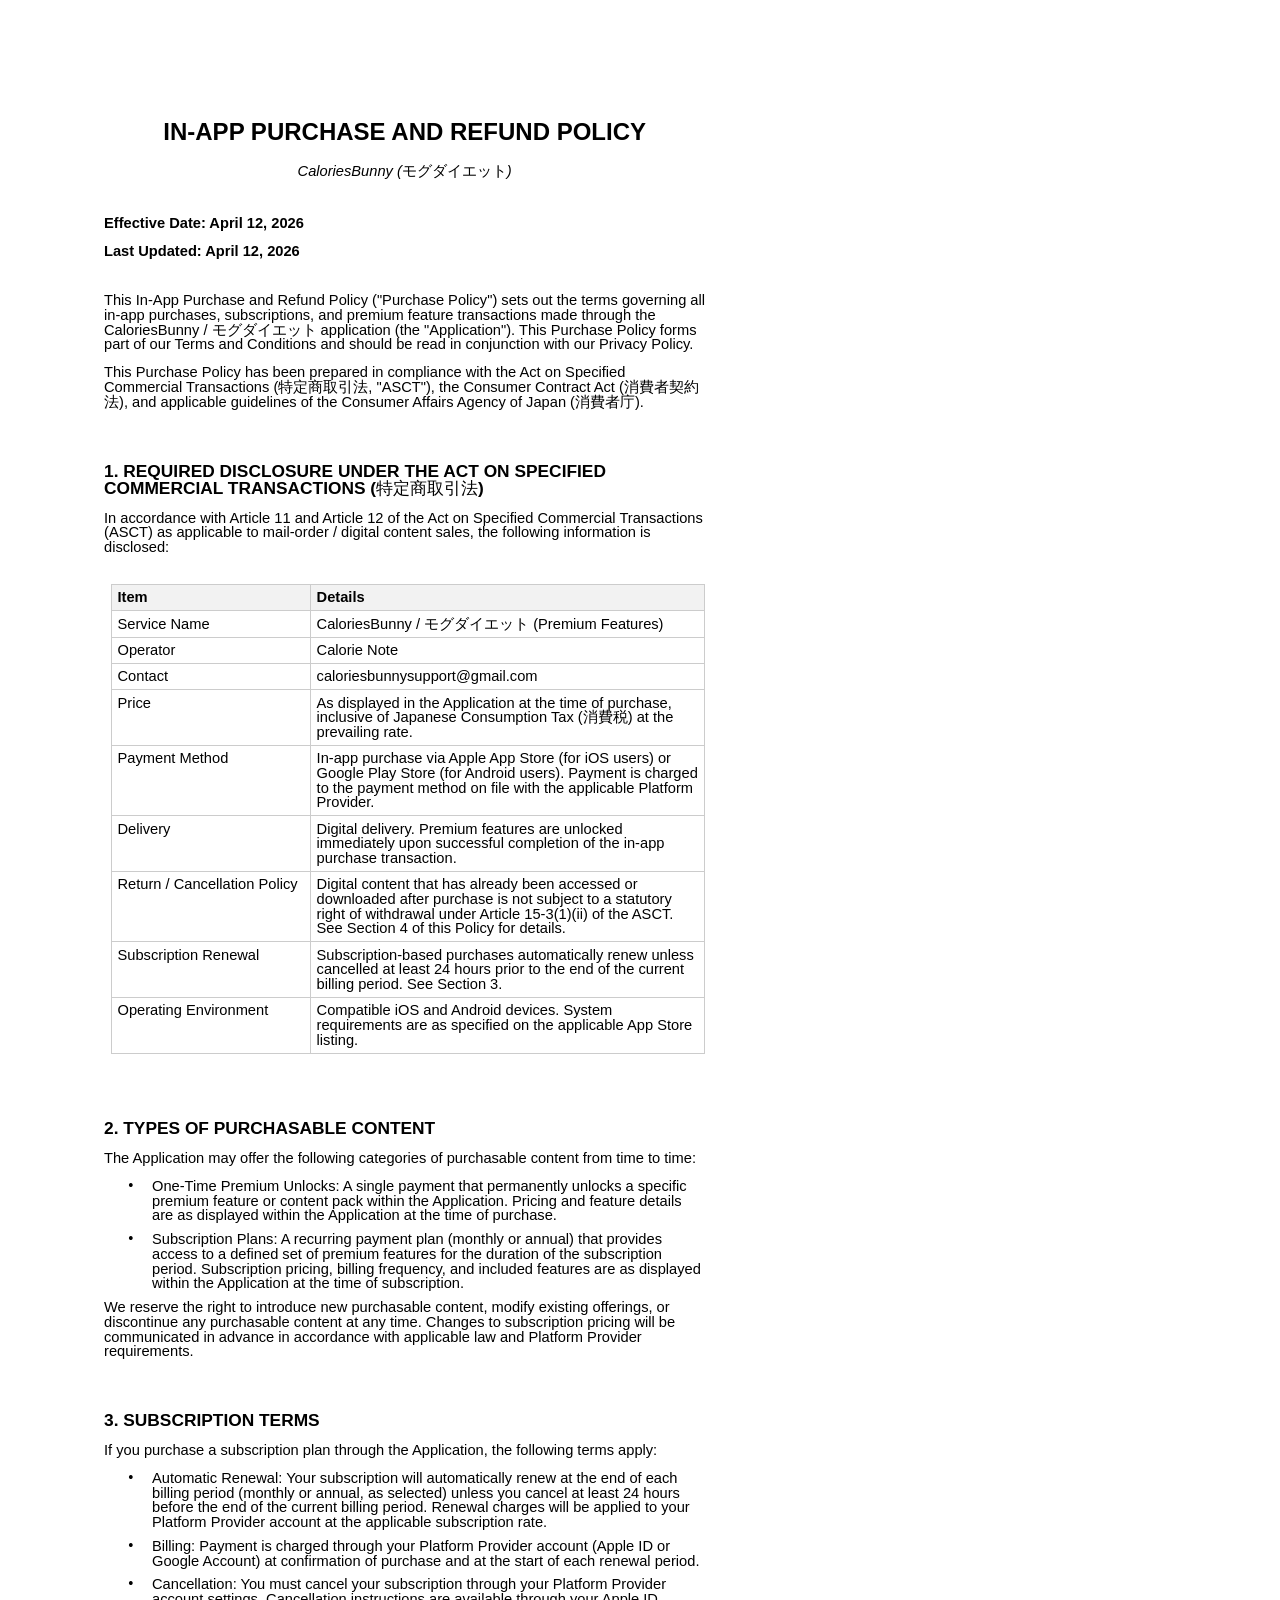
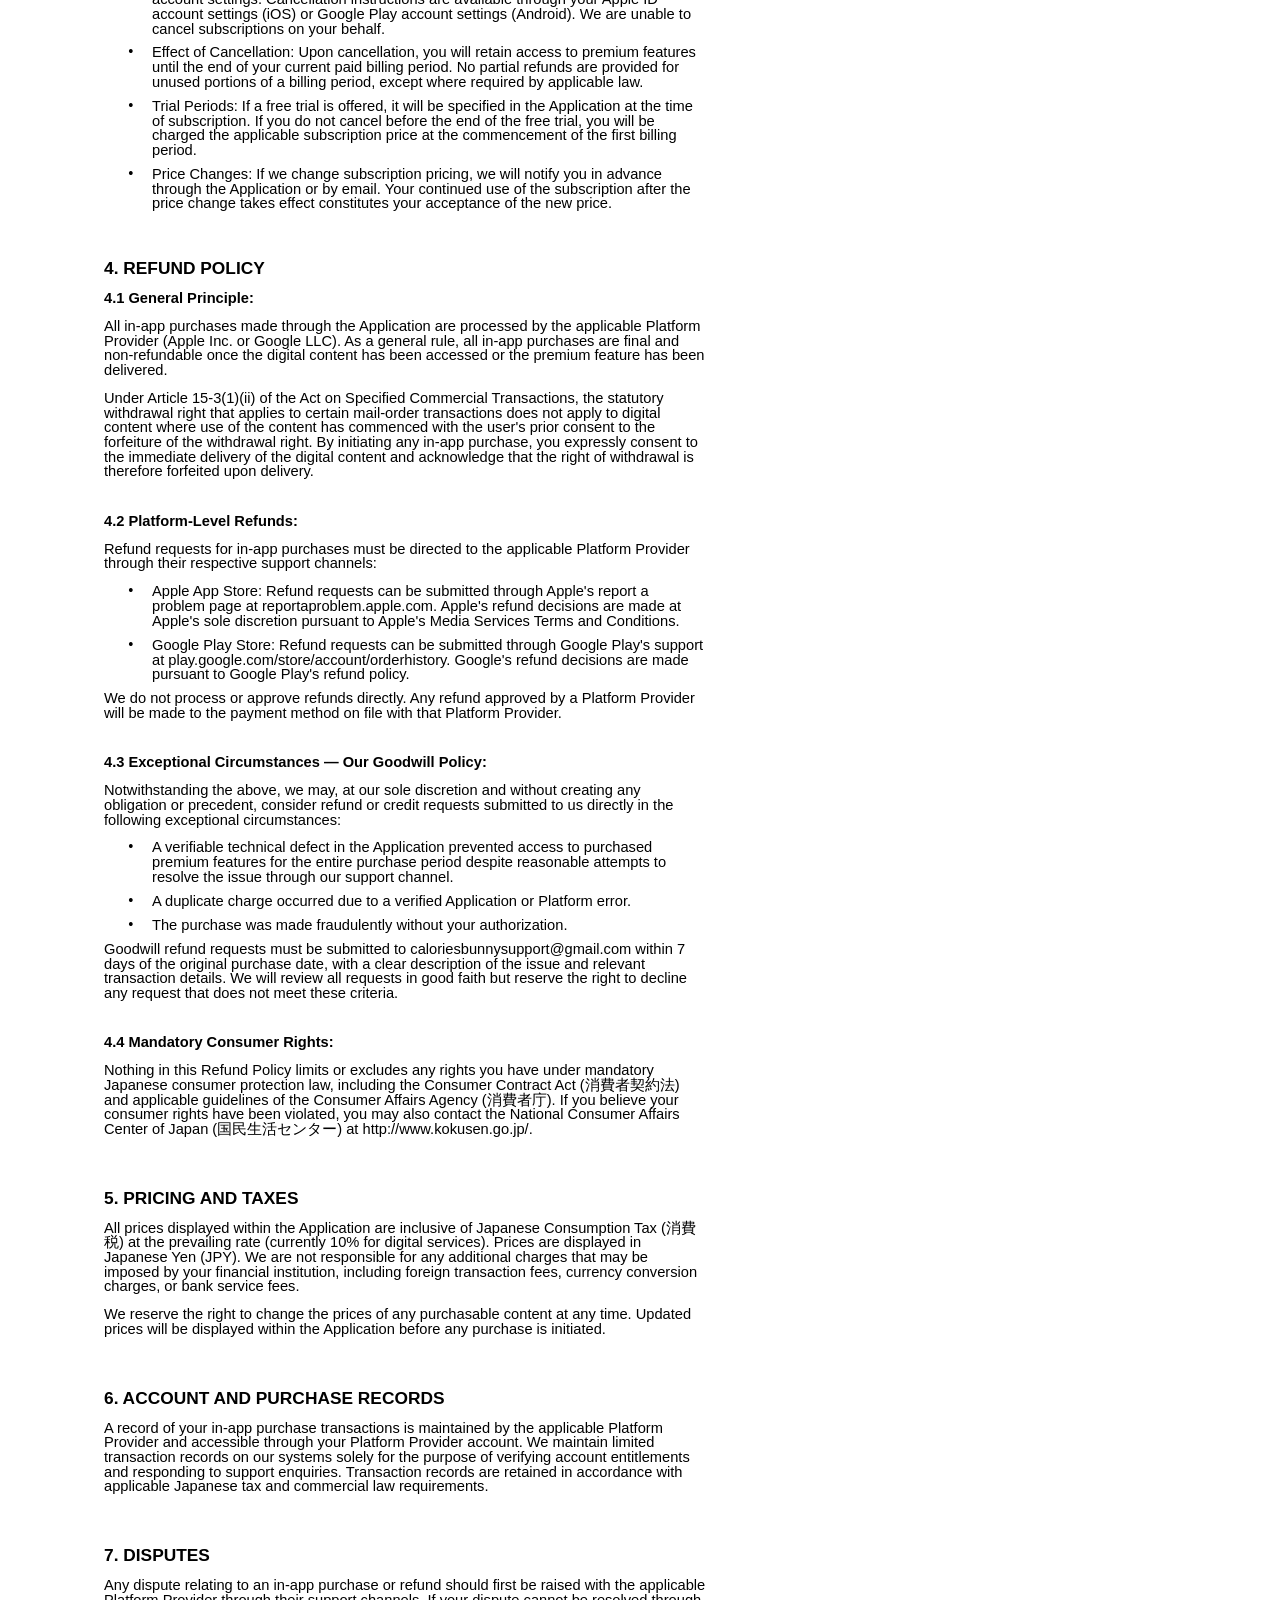
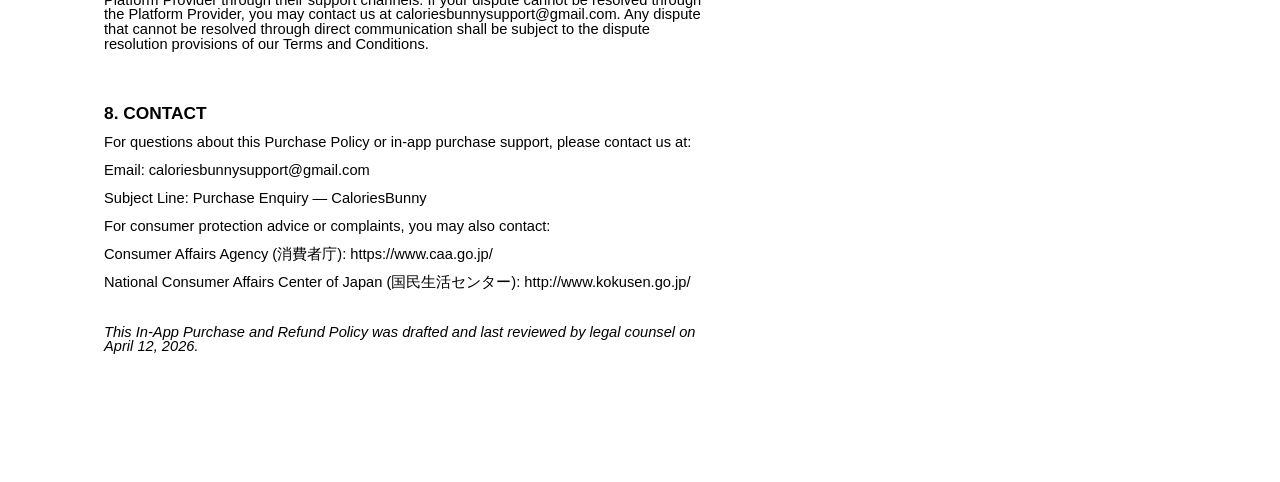
<file: PURCHASEANDREFUND.html>
<html><head><meta content="text/html; charset=UTF-8" http-equiv="content-type"><style type="text/css">@import url(https://themes.googleusercontent.com/fonts/css?kit=Su9cPBdaKucZGyXzr7BkXw);.lst-kix_list_2-6>li:before{content:"\002022   "}.lst-kix_list_2-7>li:before{content:"\002022   "}ul.lst-kix_list_1-0{list-style-type:none}.lst-kix_list_2-4>li:before{content:"\002022   "}.lst-kix_list_2-5>li:before{content:"\002022   "}.lst-kix_list_2-8>li:before{content:"\002022   "}ul.lst-kix_list_2-8{list-style-type:none}ul.lst-kix_list_1-3{list-style-type:none}ul.lst-kix_list_2-2{list-style-type:none}.lst-kix_list_1-0>li:before{content:"\002022   "}ul.lst-kix_list_1-4{list-style-type:none}ul.lst-kix_list_2-3{list-style-type:none}ul.lst-kix_list_1-1{list-style-type:none}ul.lst-kix_list_2-0{list-style-type:none}ul.lst-kix_list_1-2{list-style-type:none}ul.lst-kix_list_2-1{list-style-type:none}ul.lst-kix_list_1-7{list-style-type:none}ul.lst-kix_list_2-6{list-style-type:none}.lst-kix_list_1-1>li:before{content:"\002022   "}.lst-kix_list_1-2>li:before{content:"\002022   "}ul.lst-kix_list_1-8{list-style-type:none}ul.lst-kix_list_2-7{list-style-type:none}ul.lst-kix_list_1-5{list-style-type:none}ul.lst-kix_list_2-4{list-style-type:none}ul.lst-kix_list_1-6{list-style-type:none}ul.lst-kix_list_2-5{list-style-type:none}.lst-kix_list_1-3>li:before{content:"\002022   "}.lst-kix_list_1-4>li:before{content:"\002022   "}.lst-kix_list_1-7>li:before{content:"\002022   "}.lst-kix_list_1-5>li:before{content:"\002022   "}.lst-kix_list_1-6>li:before{content:"\002022   "}li.li-bullet-0:before{margin-left:-18pt;white-space:nowrap;display:inline-block;min-width:18pt}.lst-kix_list_2-0>li:before{content:"\002022   "}.lst-kix_list_2-1>li:before{content:"\002022   "}.lst-kix_list_1-8>li:before{content:"\002022   "}.lst-kix_list_2-2>li:before{content:"\002022   "}.lst-kix_list_2-3>li:before{content:"\002022   "}ol{margin:0;padding:0}table td,table th{padding:0}.c6{border-right-style:solid;padding:4pt 4pt 4pt 4pt;border-bottom-color:#cccccc;border-top-width:1pt;border-right-width:1pt;border-left-color:#cccccc;vertical-align:top;border-right-color:#cccccc;border-left-width:1pt;border-top-style:solid;background-color:#ffffff;border-left-style:solid;border-bottom-width:1pt;width:301.3pt;border-top-color:#cccccc;border-bottom-style:solid}.c17{border-right-style:solid;padding:4pt 4pt 4pt 4pt;border-bottom-color:#cccccc;border-top-width:1pt;border-right-width:1pt;border-left-color:#cccccc;vertical-align:top;border-right-color:#cccccc;border-left-width:1pt;border-top-style:solid;background-color:#f2f2f2;border-left-style:solid;border-bottom-width:1pt;width:150pt;border-top-color:#cccccc;border-bottom-style:solid}.c10{border-right-style:solid;padding:4pt 4pt 4pt 4pt;border-bottom-color:#cccccc;border-top-width:1pt;border-right-width:1pt;border-left-color:#cccccc;vertical-align:top;border-right-color:#cccccc;border-left-width:1pt;border-top-style:solid;background-color:#f2f2f2;border-left-style:solid;border-bottom-width:1pt;width:301.3pt;border-top-color:#cccccc;border-bottom-style:solid}.c13{border-right-style:solid;padding:4pt 4pt 4pt 4pt;border-bottom-color:#cccccc;border-top-width:1pt;border-right-width:1pt;border-left-color:#cccccc;vertical-align:top;border-right-color:#cccccc;border-left-width:1pt;border-top-style:solid;background-color:#ffffff;border-left-style:solid;border-bottom-width:1pt;width:150pt;border-top-color:#cccccc;border-bottom-style:solid}.c9{margin-left:36pt;padding-top:3pt;padding-left:0pt;padding-bottom:3pt;line-height:1.0;orphans:2;widows:2;text-align:left}.c23{color:#000000;font-weight:700;text-decoration:none;vertical-align:baseline;font-size:18pt;font-family:"Arial";font-style:normal}.c26{color:#000000;font-weight:400;text-decoration:none;vertical-align:baseline;font-size:13pt;font-family:"Arimo";font-style:normal}.c3{color:#000000;font-weight:400;text-decoration:none;vertical-align:baseline;font-size:11pt;font-family:"Arial";font-style:normal}.c22{color:#000000;font-weight:400;text-decoration:none;vertical-align:baseline;font-size:12pt;font-family:"Apple SD \00c0b0\00b3cc\00ace0\00b515  Neo \00c77c\00bc18\00ccb4";font-style:normal}.c14{color:#000000;font-weight:700;text-decoration:none;vertical-align:baseline;font-size:11pt;font-family:"Arial";font-style:normal}.c8{color:#000000;font-weight:400;text-decoration:none;vertical-align:baseline;font-size:11pt;font-family:"Arimo";font-style:normal}.c5{padding-top:0pt;padding-bottom:4pt;line-height:1.0;orphans:2;widows:2;text-align:left;height:12pt}.c19{color:#000000;font-weight:400;text-decoration:none;vertical-align:baseline;font-size:11pt;font-family:"Arial";font-style:italic}.c16{color:#000000;font-weight:700;text-decoration:none;vertical-align:baseline;font-size:13pt;font-family:"Arial";font-style:normal}.c1{padding-top:0pt;padding-bottom:0pt;line-height:1.0;orphans:2;widows:2;text-align:left}.c11{padding-top:18pt;padding-bottom:6pt;line-height:1.0;orphans:2;widows:2;text-align:left}.c4{padding-top:4pt;padding-bottom:6pt;line-height:1.0;orphans:2;widows:2;text-align:left}.c7{padding-top:0pt;padding-bottom:24pt;line-height:1.0;orphans:2;widows:2;text-align:center}.c29{padding-top:0pt;padding-bottom:15pt;line-height:1.0;orphans:2;widows:2;text-align:center}.c20{padding-top:0pt;padding-bottom:4pt;line-height:1.0;text-align:left}.c25{margin-left:5.4pt;border-spacing:0;border-collapse:collapse;margin-right:auto}.c27{background-color:#ffffff;max-width:451pt;padding:72pt 72pt 72pt 72pt}.c15{padding:0;margin:0}.c24{height:13.2pt}.c12{height:12pt}.c18{height:23.8pt}.c28{height:40.1pt}.c2{height:11.8pt}.c21{height:35.8pt}.c0{height:47.8pt}.title{padding-top:24pt;color:#000000;font-weight:700;font-size:36pt;padding-bottom:6pt;font-family:"Times New Roman";line-height:1.0;page-break-after:avoid;orphans:2;widows:2;text-align:left}.subtitle{padding-top:18pt;color:#666666;font-size:24pt;padding-bottom:4pt;font-family:"Georgia";line-height:1.0;page-break-after:avoid;font-style:italic;orphans:2;widows:2;text-align:left}li{color:#000000;font-size:12pt;font-family:"Times New Roman"}p{margin:0;color:#000000;font-size:12pt;font-family:"Times New Roman"}h1{padding-top:24pt;color:#000000;font-weight:700;font-size:24pt;padding-bottom:6pt;font-family:"Times New Roman";line-height:1.0;page-break-after:avoid;orphans:2;widows:2;text-align:left}h2{padding-top:18pt;color:#000000;font-weight:700;font-size:18pt;padding-bottom:4pt;font-family:"Times New Roman";line-height:1.0;page-break-after:avoid;orphans:2;widows:2;text-align:left}h3{padding-top:14pt;color:#000000;font-weight:700;font-size:14pt;padding-bottom:4pt;font-family:"Times New Roman";line-height:1.0;page-break-after:avoid;orphans:2;widows:2;text-align:left}h4{padding-top:12pt;color:#000000;font-weight:700;font-size:12pt;padding-bottom:2pt;font-family:"Times New Roman";line-height:1.0;page-break-after:avoid;orphans:2;widows:2;text-align:left}h5{padding-top:11pt;color:#000000;font-weight:700;font-size:11pt;padding-bottom:2pt;font-family:"Times New Roman";line-height:1.0;page-break-after:avoid;orphans:2;widows:2;text-align:left}h6{padding-top:10pt;color:#000000;font-weight:700;font-size:10pt;padding-bottom:2pt;font-family:"Times New Roman";line-height:1.0;page-break-after:avoid;orphans:2;widows:2;text-align:left}</style></head><body class="c27 doc-content"><div><p class="c1 c12"><span class="c22"></span></p></div><p class="c29"><span class="c23">IN-APP PURCHASE AND REFUND POLICY</span></p><p class="c7"><span class="c19">CaloriesBunny (</span><span class="c8">&#12514;&#12464;&#12480;&#12452;&#12456;&#12483;&#12488;</span><span class="c19">)</span></p><p class="c4"><span class="c14">Effective Date: April 12, 2026</span></p><p class="c4"><span class="c14">Last Updated: April 12, 2026</span></p><p class="c5"><span class="c3"></span></p><p class="c4"><span class="c3">This In-App Purchase and Refund Policy (&quot;Purchase Policy&quot;) sets out the terms governing all in-app purchases, subscriptions, and premium feature transactions made through the CaloriesBunny / </span><span class="c8">&#12514;&#12464;&#12480;&#12452;&#12456;&#12483;&#12488;</span><span class="c3">&nbsp;application (the &quot;Application&quot;). This Purchase Policy forms part of our Terms and Conditions and should be read in conjunction with our Privacy Policy.</span></p><p class="c4"><span class="c3">This Purchase Policy has been prepared in compliance with the Act on Specified Commercial Transactions (</span><span class="c8">&#29305;&#23450;&#21830;&#21462;&#24341;&#27861;</span><span class="c3">, &quot;ASCT&quot;), the Consumer Contract Act (</span><span class="c8">&#28040;&#36027;&#32773;&#22865;&#32004;&#27861;</span><span class="c3">), and applicable guidelines of the Consumer Affairs Agency of Japan (</span><span class="c8">&#28040;&#36027;&#32773;&#24193;</span><span class="c3">).</span></p><p class="c5"><span class="c3"></span></p><p class="c11"><span class="c16">1. REQUIRED DISCLOSURE UNDER THE ACT ON SPECIFIED COMMERCIAL TRANSACTIONS (</span><span class="c26">&#29305;&#23450;&#21830;&#21462;&#24341;&#27861;</span><span class="c16">)</span></p><p class="c4"><span class="c3">In accordance with Article 11 and Article 12 of the Act on Specified Commercial Transactions (ASCT) as applicable to mail-order / digital content sales, the following information is disclosed:</span></p><p class="c5"><span class="c3"></span></p><table class="c25"><tr class="c2"><td class="c17" colspan="1" rowspan="1"><p class="c1"><span class="c14">Item</span></p></td><td class="c10" colspan="1" rowspan="1"><p class="c1"><span class="c14">Details</span></p></td></tr><tr class="c24"><td class="c13" colspan="1" rowspan="1"><p class="c1"><span class="c3">Service Name</span></p></td><td class="c6" colspan="1" rowspan="1"><p class="c1"><span class="c3">CaloriesBunny / </span><span class="c8">&#12514;&#12464;&#12480;&#12452;&#12456;&#12483;&#12488;</span><span class="c3">&nbsp;(Premium Features)</span></p></td></tr><tr class="c2"><td class="c13" colspan="1" rowspan="1"><p class="c1"><span class="c3">Operator</span></p></td><td class="c6" colspan="1" rowspan="1"><p class="c1"><span class="c3">Calorie Note</span></p></td></tr><tr class="c2"><td class="c13" colspan="1" rowspan="1"><p class="c1"><span class="c3">Contact</span></p></td><td class="c6" colspan="1" rowspan="1"><p class="c1"><span class="c3">caloriesbunnysupport@gmail.com</span></p></td></tr><tr class="c28"><td class="c13" colspan="1" rowspan="1"><p class="c1"><span class="c3">Price</span></p></td><td class="c6" colspan="1" rowspan="1"><p class="c1"><span class="c3">As displayed in the Application at the time of purchase, inclusive of Japanese Consumption Tax (</span><span class="c8">&#28040;&#36027;&#31246;</span><span class="c3">) at the prevailing rate.</span></p></td></tr><tr class="c0"><td class="c13" colspan="1" rowspan="1"><p class="c1"><span class="c3">Payment Method</span></p></td><td class="c6" colspan="1" rowspan="1"><p class="c1"><span class="c3">In-app purchase via Apple App Store (for iOS users) or Google Play Store (for Android users). Payment is charged to the payment method on file with the applicable Platform Provider.</span></p></td></tr><tr class="c21"><td class="c13" colspan="1" rowspan="1"><p class="c1"><span class="c3">Delivery</span></p></td><td class="c6" colspan="1" rowspan="1"><p class="c1"><span class="c3">Digital delivery. Premium features are unlocked immediately upon successful completion of the in-app purchase transaction.</span></p></td></tr><tr class="c0"><td class="c13" colspan="1" rowspan="1"><p class="c1"><span class="c3">Return / Cancellation Policy</span></p></td><td class="c6" colspan="1" rowspan="1"><p class="c1"><span class="c3">Digital content that has already been accessed or downloaded after purchase is not subject to a statutory right of withdrawal under Article 15-3(1)(ii) of the ASCT. See Section 4 of this Policy for details.</span></p></td></tr><tr class="c21"><td class="c13" colspan="1" rowspan="1"><p class="c1"><span class="c3">Subscription Renewal</span></p></td><td class="c6" colspan="1" rowspan="1"><p class="c1"><span class="c3">Subscription-based purchases automatically renew unless cancelled at least 24 hours prior to the end of the current billing period. See Section 3.</span></p></td></tr><tr class="c18"><td class="c13" colspan="1" rowspan="1"><p class="c1"><span class="c3">Operating Environment</span></p></td><td class="c6" colspan="1" rowspan="1"><p class="c1"><span class="c3">Compatible iOS and Android devices. System requirements are as specified on the applicable App Store listing.</span></p></td></tr></table><p class="c12 c20"><span class="c3"></span></p><p class="c5"><span class="c3"></span></p><p class="c11"><span class="c16">2. TYPES OF PURCHASABLE CONTENT</span></p><p class="c4"><span class="c3">The Application may offer the following categories of purchasable content from time to time:</span></p><ul class="c15 lst-kix_list_2-0 start"><li class="c9 li-bullet-0"><span class="c3">One-Time Premium Unlocks: A single payment that permanently unlocks a specific premium feature or content pack within the Application. Pricing and feature details are as displayed within the Application at the time of purchase.</span></li><li class="c9 li-bullet-0"><span class="c3">Subscription Plans: A recurring payment plan (monthly or annual) that provides access to a defined set of premium features for the duration of the subscription period. Subscription pricing, billing frequency, and included features are as displayed within the Application at the time of subscription.</span></li></ul><p class="c4"><span class="c3">We reserve the right to introduce new purchasable content, modify existing offerings, or discontinue any purchasable content at any time. Changes to subscription pricing will be communicated in advance in accordance with applicable law and Platform Provider requirements.</span></p><p class="c5"><span class="c3"></span></p><p class="c11"><span class="c16">3. SUBSCRIPTION TERMS</span></p><p class="c4"><span class="c3">If you purchase a subscription plan through the Application, the following terms apply:</span></p><ul class="c15 lst-kix_list_2-0"><li class="c9 li-bullet-0"><span class="c3">Automatic Renewal: Your subscription will automatically renew at the end of each billing period (monthly or annual, as selected) unless you cancel at least 24 hours before the end of the current billing period. Renewal charges will be applied to your Platform Provider account at the applicable subscription rate.</span></li><li class="c9 li-bullet-0"><span class="c3">Billing: Payment is charged through your Platform Provider account (Apple ID or Google Account) at confirmation of purchase and at the start of each renewal period.</span></li><li class="c9 li-bullet-0"><span class="c3">Cancellation: You must cancel your subscription through your Platform Provider account settings. Cancellation instructions are available through your Apple ID account settings (iOS) or Google Play account settings (Android). We are unable to cancel subscriptions on your behalf.</span></li><li class="c9 li-bullet-0"><span class="c3">Effect of Cancellation: Upon cancellation, you will retain access to premium features until the end of your current paid billing period. No partial refunds are provided for unused portions of a billing period, except where required by applicable law.</span></li><li class="c9 li-bullet-0"><span class="c3">Trial Periods: If a free trial is offered, it will be specified in the Application at the time of subscription. If you do not cancel before the end of the free trial, you will be charged the applicable subscription price at the commencement of the first billing period.</span></li><li class="c9 li-bullet-0"><span class="c3">Price Changes: If we change subscription pricing, we will notify you in advance through the Application or by email. Your continued use of the subscription after the price change takes effect constitutes your acceptance of the new price.</span></li></ul><p class="c5"><span class="c3"></span></p><p class="c11"><span class="c16">4. REFUND POLICY</span></p><p class="c4"><span class="c14">4.1 General Principle:</span></p><p class="c4"><span class="c3">All in-app purchases made through the Application are processed by the applicable Platform Provider (Apple Inc. or Google LLC). As a general rule, all in-app purchases are final and non-refundable once the digital content has been accessed or the premium feature has been delivered.</span></p><p class="c4"><span class="c3">Under Article 15-3(1)(ii) of the Act on Specified Commercial Transactions, the statutory withdrawal right that applies to certain mail-order transactions does not apply to digital content where use of the content has commenced with the user&#39;s prior consent to the forfeiture of the withdrawal right. By initiating any in-app purchase, you expressly consent to the immediate delivery of the digital content and acknowledge that the right of withdrawal is therefore forfeited upon delivery.</span></p><p class="c5"><span class="c3"></span></p><p class="c4"><span class="c14">4.2 Platform-Level Refunds:</span></p><p class="c4"><span class="c3">Refund requests for in-app purchases must be directed to the applicable Platform Provider through their respective support channels:</span></p><ul class="c15 lst-kix_list_2-0"><li class="c9 li-bullet-0"><span class="c3">Apple App Store: Refund requests can be submitted through Apple&#39;s report a problem page at reportaproblem.apple.com. Apple&#39;s refund decisions are made at Apple&#39;s sole discretion pursuant to Apple&#39;s Media Services Terms and Conditions.</span></li><li class="c9 li-bullet-0"><span class="c3">Google Play Store: Refund requests can be submitted through Google Play&#39;s support at play.google.com/store/account/orderhistory. Google&#39;s refund decisions are made pursuant to Google Play&#39;s refund policy.</span></li></ul><p class="c4"><span class="c3">We do not process or approve refunds directly. Any refund approved by a Platform Provider will be made to the payment method on file with that Platform Provider.</span></p><p class="c5"><span class="c3"></span></p><p class="c4"><span class="c14">4.3 Exceptional Circumstances &mdash; Our Goodwill Policy:</span></p><p class="c4"><span class="c3">Notwithstanding the above, we may, at our sole discretion and without creating any obligation or precedent, consider refund or credit requests submitted to us directly in the following exceptional circumstances:</span></p><ul class="c15 lst-kix_list_2-0"><li class="c9 li-bullet-0"><span class="c3">A verifiable technical defect in the Application prevented access to purchased premium features for the entire purchase period despite reasonable attempts to resolve the issue through our support channel.</span></li><li class="c9 li-bullet-0"><span class="c3">A duplicate charge occurred due to a verified Application or Platform error.</span></li><li class="c9 li-bullet-0"><span class="c3">The purchase was made fraudulently without your authorization.</span></li></ul><p class="c4"><span class="c3">Goodwill refund requests must be submitted to caloriesbunnysupport@gmail.com within 7 days of the original purchase date, with a clear description of the issue and relevant transaction details. We will review all requests in good faith but reserve the right to decline any request that does not meet these criteria.</span></p><p class="c5"><span class="c3"></span></p><p class="c4"><span class="c14">4.4 Mandatory Consumer Rights:</span></p><p class="c4"><span class="c3">Nothing in this Refund Policy limits or excludes any rights you have under mandatory Japanese consumer protection law, including the Consumer Contract Act (</span><span class="c8">&#28040;&#36027;&#32773;&#22865;&#32004;&#27861;</span><span class="c3">) and applicable guidelines of the Consumer Affairs Agency (</span><span class="c8">&#28040;&#36027;&#32773;&#24193;</span><span class="c3">). If you believe your consumer rights have been violated, you may also contact the National Consumer Affairs Center of Japan (</span><span class="c8">&#22269;&#27665;&#29983;&#27963;&#12475;&#12531;&#12479;&#12540;</span><span class="c3">) at http://www.kokusen.go.jp/.</span></p><p class="c5"><span class="c3"></span></p><p class="c11"><span class="c16">5. PRICING AND TAXES</span></p><p class="c4"><span class="c3">All prices displayed within the Application are inclusive of Japanese Consumption Tax (</span><span class="c8">&#28040;&#36027;&#31246;</span><span class="c3">) at the prevailing rate (currently 10% for digital services). Prices are displayed in Japanese Yen (JPY). We are not responsible for any additional charges that may be imposed by your financial institution, including foreign transaction fees, currency conversion charges, or bank service fees.</span></p><p class="c4"><span class="c3">We reserve the right to change the prices of any purchasable content at any time. Updated prices will be displayed within the Application before any purchase is initiated.</span></p><p class="c5"><span class="c3"></span></p><p class="c11"><span class="c16">6. ACCOUNT AND PURCHASE RECORDS</span></p><p class="c4"><span class="c3">A record of your in-app purchase transactions is maintained by the applicable Platform Provider and accessible through your Platform Provider account. We maintain limited transaction records on our systems solely for the purpose of verifying account entitlements and responding to support enquiries. Transaction records are retained in accordance with applicable Japanese tax and commercial law requirements.</span></p><p class="c5"><span class="c3"></span></p><p class="c11"><span class="c16">7. DISPUTES</span></p><p class="c4"><span class="c3">Any dispute relating to an in-app purchase or refund should first be raised with the applicable Platform Provider through their support channels. If your dispute cannot be resolved through the Platform Provider, you may contact us at caloriesbunnysupport@gmail.com. Any dispute that cannot be resolved through direct communication shall be subject to the dispute resolution provisions of our Terms and Conditions.</span></p><p class="c5"><span class="c3"></span></p><p class="c11"><span class="c16">8. CONTACT</span></p><p class="c4"><span class="c3">For questions about this Purchase Policy or in-app purchase support, please contact us at:</span></p><p class="c4"><span class="c3">Email: caloriesbunnysupport@gmail.com</span></p><p class="c4"><span class="c3">Subject Line: Purchase Enquiry &mdash; CaloriesBunny</span></p><p class="c4"><span class="c3">For consumer protection advice or complaints, you may also contact:</span></p><p class="c4"><span class="c3">Consumer Affairs Agency (</span><span class="c8">&#28040;&#36027;&#32773;&#24193;</span><span class="c3">): https://www.caa.go.jp/</span></p><p class="c4"><span class="c3">National Consumer Affairs Center of Japan (</span><span class="c8">&#22269;&#27665;&#29983;&#27963;&#12475;&#12531;&#12479;&#12540;</span><span class="c3">): http://www.kokusen.go.jp/</span></p><p class="c5"><span class="c3"></span></p><p class="c4"><span class="c19">This In-App Purchase and Refund Policy was drafted and last reviewed by legal counsel on April 12, 2026.</span></p><div><p class="c1 c12"><span class="c22"></span></p></div></body></html>
</file>
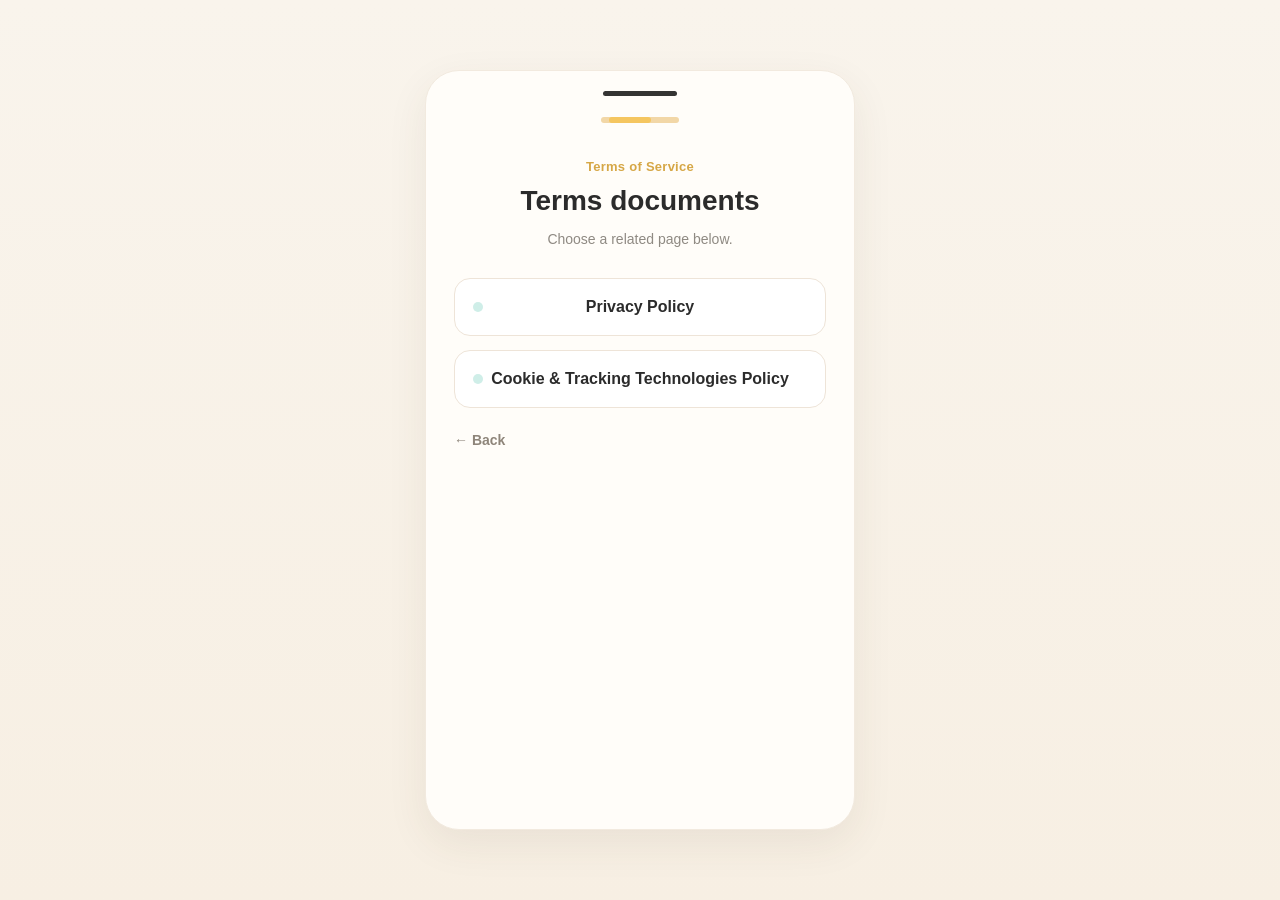
<file: terms.html>
<!DOCTYPE html>
<html lang="en">
<head>
  <meta charset="UTF-8" />
  <meta name="viewport" content="width=device-width, initial-scale=1.0" />
  <title>Terms of Service</title>
  <link rel="stylesheet" href="style.css" />
</head>
<body>
  <div class="page">
    <div class="phone-card">
      <div class="top-bar"></div>

      <div class="content">
        <p class="eyebrow">Terms of Service</p>
        <h1>Terms documents</h1>
        <p class="subtitle">
          Choose a related page below.
        </p>

        <div class="button-group">
          <a href="./privacy_policy.html" class="legal-button secondary">Privacy Policy</a>
          <a href="./cookie_policy.html" class="legal-button secondary">Cookie &amp; Tracking Technologies Policy</a>
        </div>

        <a href="index.html" class="back-link">← Back</a>
      </div>
    </div>
  </div>
</body>
</html>
</file>
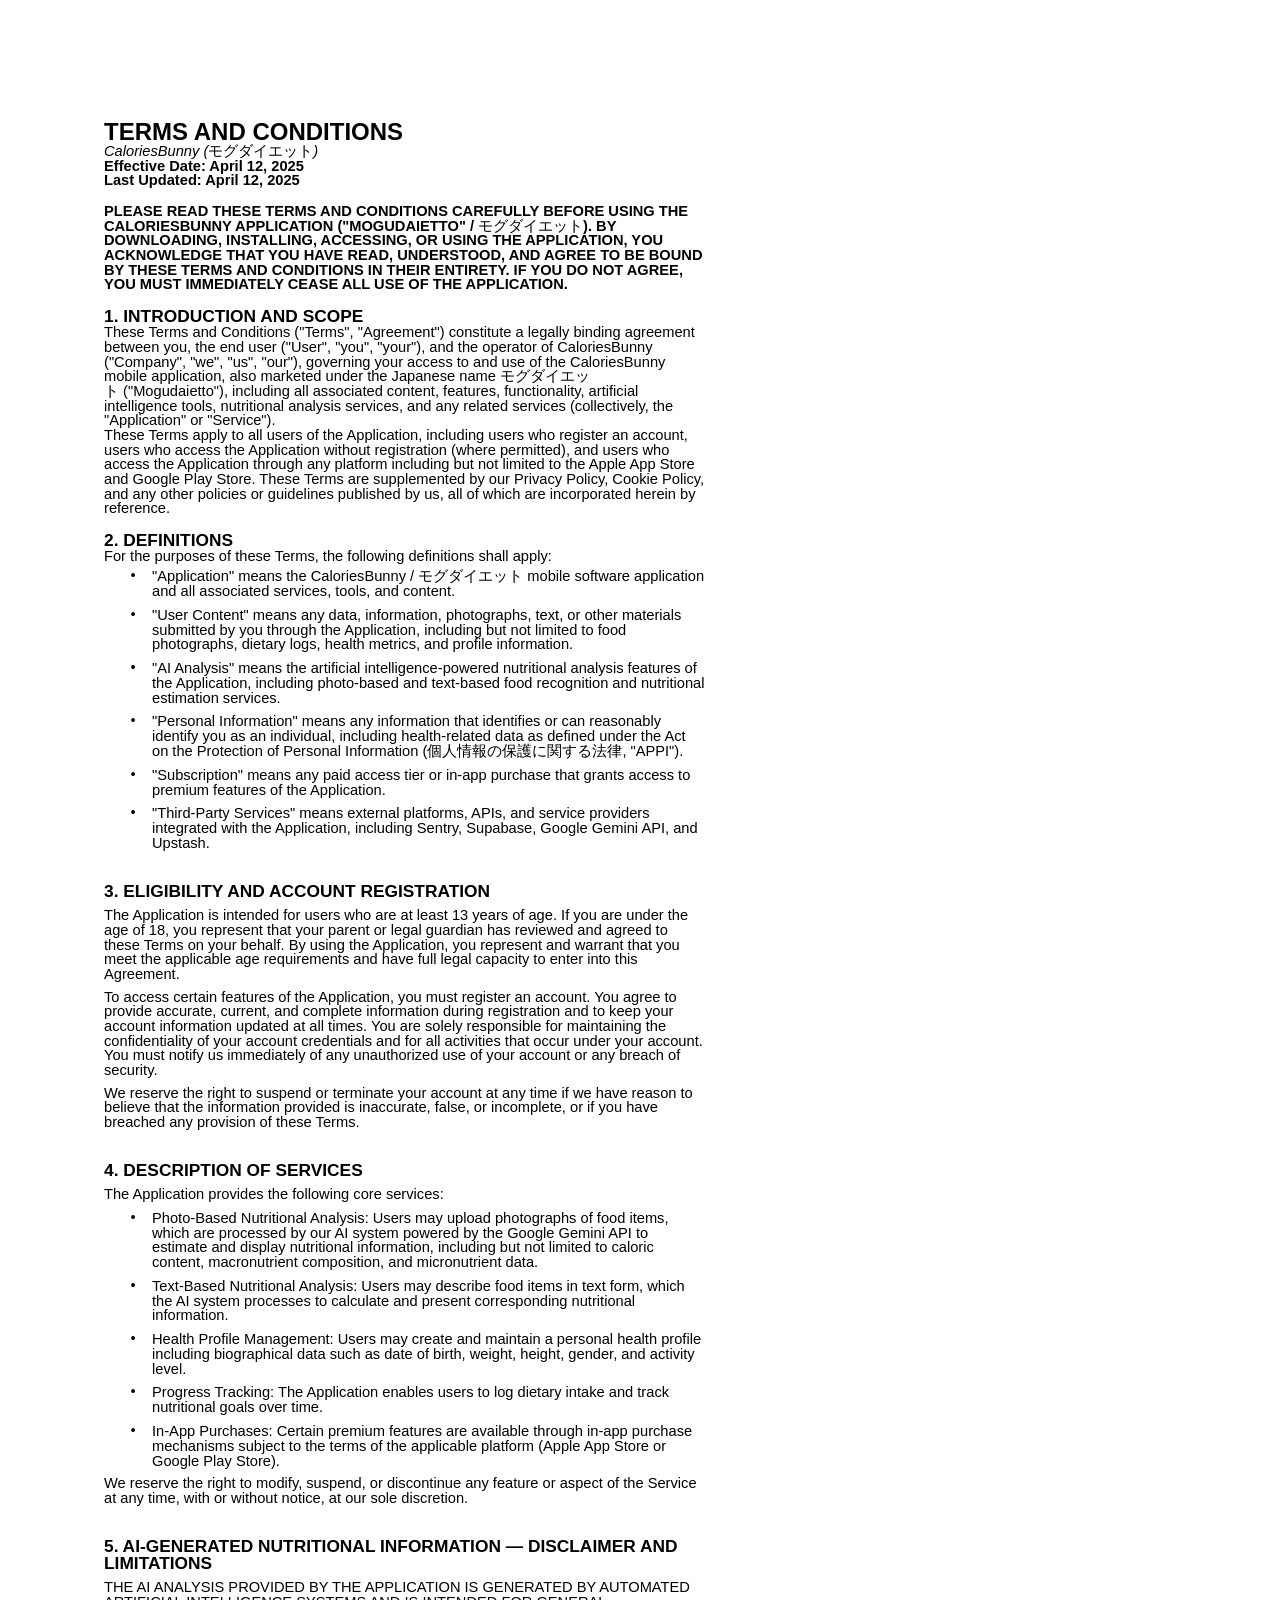
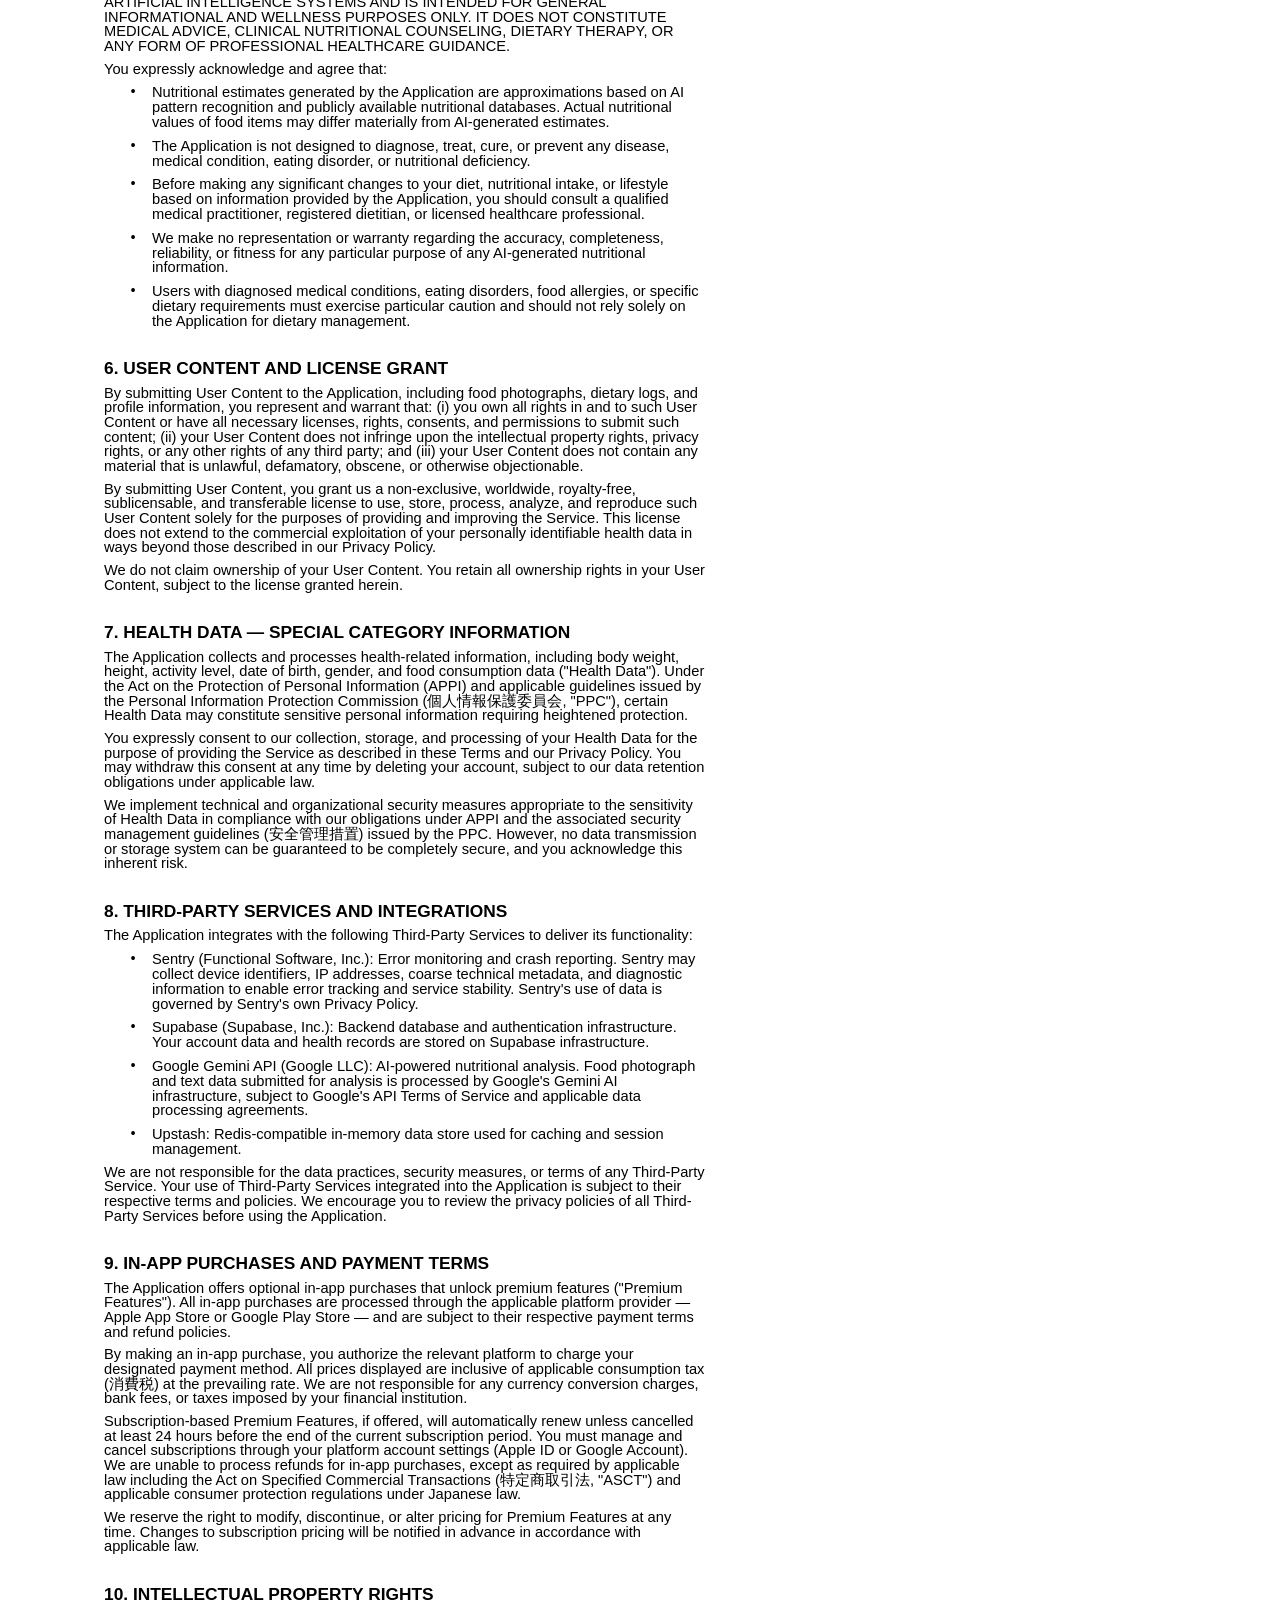
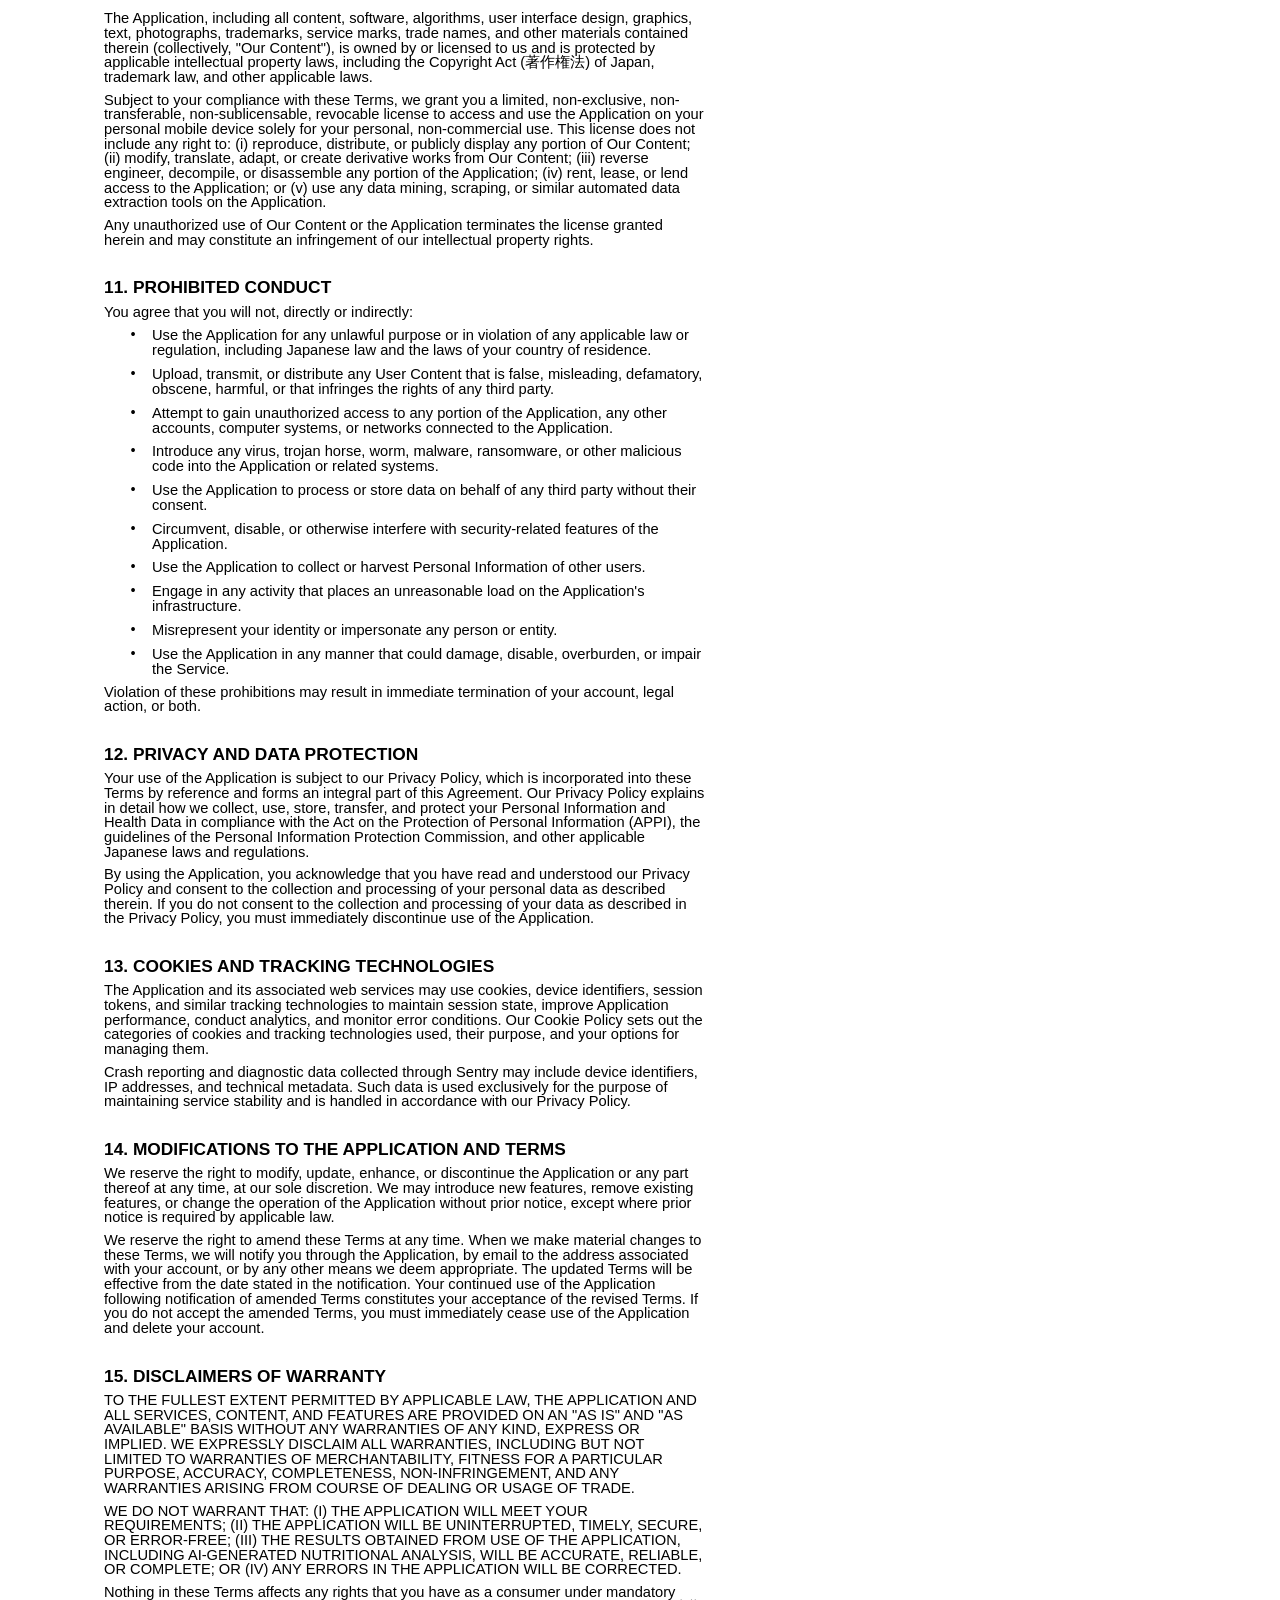
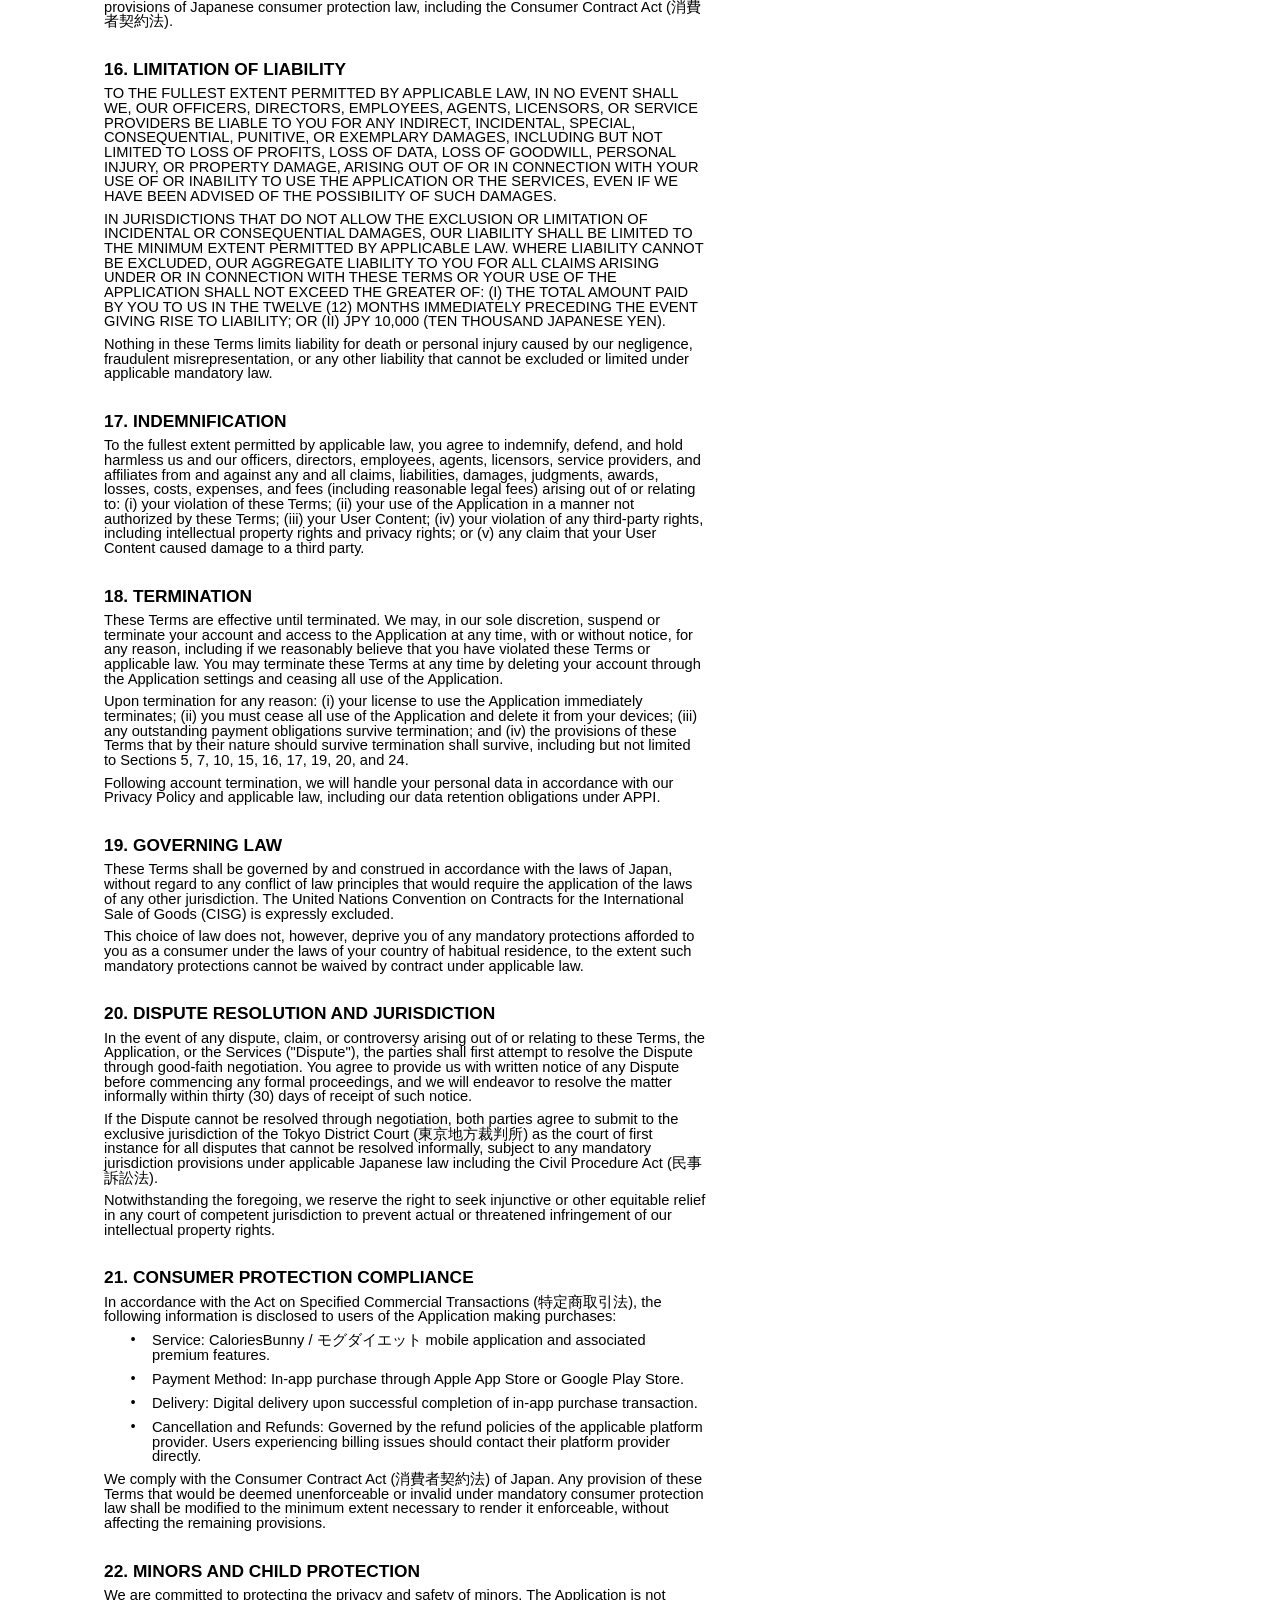
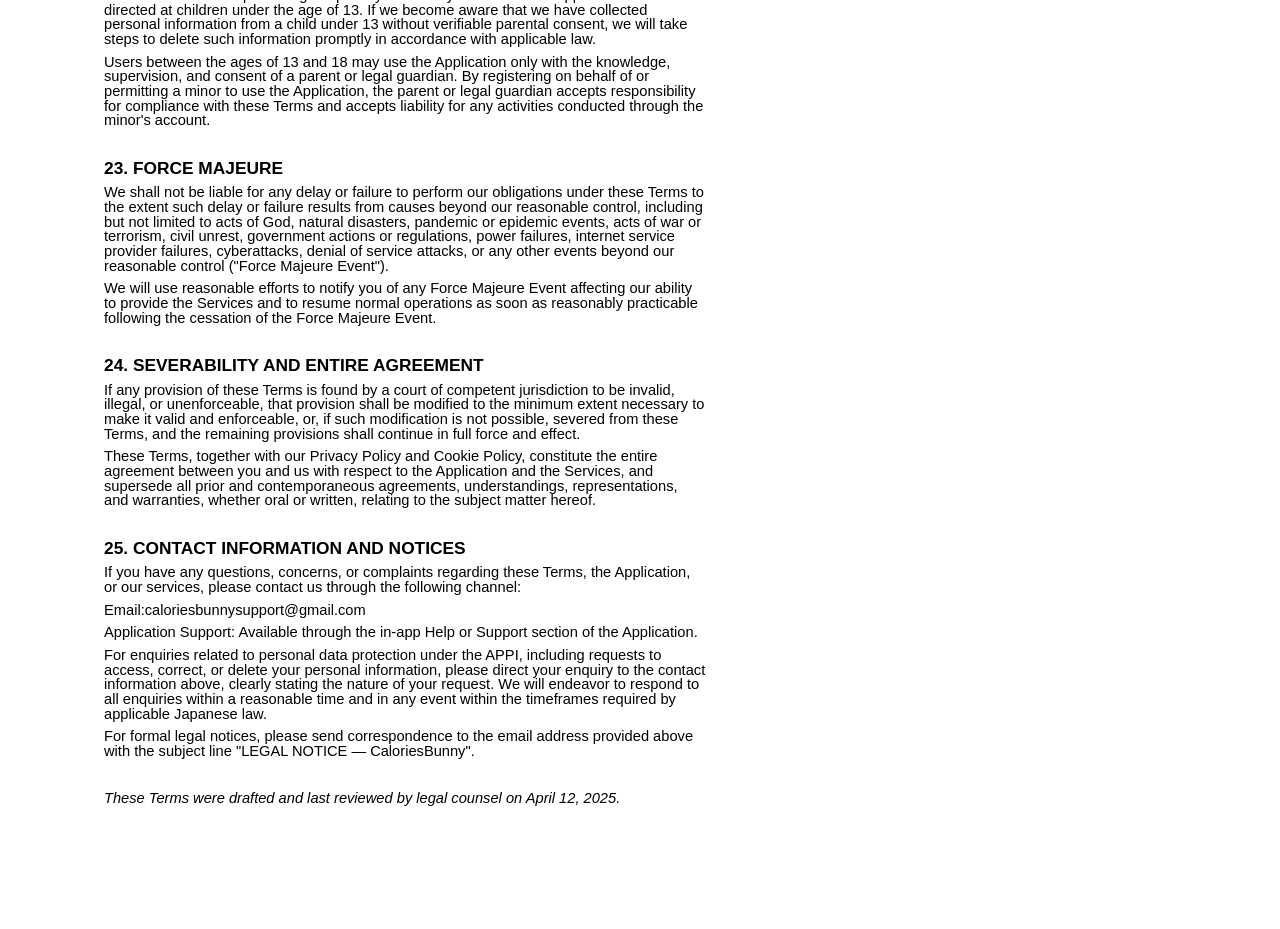
<file: termsandcondition.html>
<html><head><meta content="text/html; charset=UTF-8" http-equiv="content-type"><style type="text/css">@import url(https://themes.googleusercontent.com/fonts/css?kit=Su9cPBdaKucZGyXzr7BkXw);.lst-kix_list_2-6>li:before{content:"\002022   "}.lst-kix_list_2-7>li:before{content:"\002022   "}ul.lst-kix_list_1-0{list-style-type:none}.lst-kix_list_2-4>li:before{content:"\002022   "}.lst-kix_list_2-5>li:before{content:"\002022   "}.lst-kix_list_2-8>li:before{content:"\002022   "}ul.lst-kix_list_2-8{list-style-type:none}ul.lst-kix_list_1-3{list-style-type:none}ul.lst-kix_list_2-2{list-style-type:none}.lst-kix_list_1-0>li:before{content:"\002022   "}ul.lst-kix_list_1-4{list-style-type:none}ul.lst-kix_list_2-3{list-style-type:none}ul.lst-kix_list_1-1{list-style-type:none}ul.lst-kix_list_2-0{list-style-type:none}ul.lst-kix_list_1-2{list-style-type:none}ul.lst-kix_list_2-1{list-style-type:none}ul.lst-kix_list_1-7{list-style-type:none}ul.lst-kix_list_2-6{list-style-type:none}.lst-kix_list_1-1>li:before{content:"\002022   "}.lst-kix_list_1-2>li:before{content:"\002022   "}ul.lst-kix_list_1-8{list-style-type:none}ul.lst-kix_list_2-7{list-style-type:none}ul.lst-kix_list_1-5{list-style-type:none}ul.lst-kix_list_2-4{list-style-type:none}ul.lst-kix_list_1-6{list-style-type:none}ul.lst-kix_list_2-5{list-style-type:none}.lst-kix_list_1-3>li:before{content:"\002022   "}.lst-kix_list_1-4>li:before{content:"\002022   "}.lst-kix_list_1-7>li:before{content:"\002022   "}.lst-kix_list_1-5>li:before{content:"\002022   "}.lst-kix_list_1-6>li:before{content:"\002022   "}li.li-bullet-0:before{margin-left:-16.4pt;white-space:nowrap;display:inline-block;min-width:16.4pt}.lst-kix_list_2-0>li:before{content:"\002022   "}.lst-kix_list_2-1>li:before{content:"\002022   "}.lst-kix_list_1-8>li:before{content:"\002022   "}.lst-kix_list_2-2>li:before{content:"\002022   "}.lst-kix_list_2-3>li:before{content:"\002022   "}ol{margin:0;padding:0}table td,table th{padding:0}.c14{color:#000000;font-weight:400;text-decoration:none;vertical-align:baseline;font-size:12pt;font-family:"Apple SD \00c0b0\00b3cc\00ace0\00b515  Neo \00c77c\00bc18\00ccb4";font-style:normal}.c16{color:#000000;font-weight:400;text-decoration:none;vertical-align:baseline;font-size:11pt;font-family:"Arial";font-style:italic}.c13{color:#000000;font-weight:700;text-decoration:none;vertical-align:baseline;font-size:18pt;font-family:"Arial";font-style:normal}.c11{color:#000000;font-weight:700;text-decoration:none;vertical-align:baseline;font-size:11pt;font-family:"Arial";font-style:normal}.c8{color:#000000;font-weight:700;text-decoration:none;vertical-align:baseline;font-size:13pt;font-family:"Arial";font-style:normal}.c3{color:#000000;font-weight:400;text-decoration:none;vertical-align:baseline;font-size:11pt;font-family:"Arimo";font-style:normal}.c5{padding-top:0pt;padding-bottom:0pt;line-height:1.0;orphans:2;widows:2;text-align:left;height:12pt}.c0{color:#000000;font-weight:400;text-decoration:none;vertical-align:baseline;font-size:11pt;font-family:"Arial";font-style:normal}.c1{color:#000000;font-weight:400;text-decoration:none;vertical-align:baseline;font-size:10pt;font-family:"Times New Roman";font-style:normal}.c4{color:#000000;font-weight:400;text-decoration:none;vertical-align:baseline;font-size:11pt;font-family:"Times New Roman";font-style:normal}.c9{color:#000000;font-weight:400;text-decoration:none;vertical-align:baseline;font-size:11pt;font-family:"Apple SD \00c0b0\00b3cc\00ace0\00b515  Neo \00c77c\00bc18\00ccb4";font-style:normal}.c2{padding-top:3pt;padding-bottom:3pt;line-height:1.0;orphans:2;widows:2;text-align:left}.c12{padding-top:0pt;padding-bottom:0pt;line-height:1.0;orphans:2;widows:2;text-align:left}.c15{background-color:#ffffff;max-width:451pt;padding:72pt 72pt 72pt 72pt}.c7{margin-left:36pt;padding-left:-1.6pt}.c6{padding:0;margin:0}.c10{height:12pt}.title{padding-top:24pt;color:#000000;font-weight:700;font-size:36pt;padding-bottom:6pt;font-family:"Times New Roman";line-height:1.0;page-break-after:avoid;orphans:2;widows:2;text-align:left}.subtitle{padding-top:18pt;color:#666666;font-size:24pt;padding-bottom:4pt;font-family:"Georgia";line-height:1.0;page-break-after:avoid;font-style:italic;orphans:2;widows:2;text-align:left}li{color:#000000;font-size:12pt;font-family:"Times New Roman"}p{margin:0;color:#000000;font-size:12pt;font-family:"Times New Roman"}h1{padding-top:24pt;color:#000000;font-weight:700;font-size:24pt;padding-bottom:6pt;font-family:"Times New Roman";line-height:1.0;page-break-after:avoid;orphans:2;widows:2;text-align:left}h2{padding-top:18pt;color:#000000;font-weight:700;font-size:18pt;padding-bottom:4pt;font-family:"Times New Roman";line-height:1.0;page-break-after:avoid;orphans:2;widows:2;text-align:left}h3{padding-top:14pt;color:#000000;font-weight:700;font-size:14pt;padding-bottom:4pt;font-family:"Times New Roman";line-height:1.0;page-break-after:avoid;orphans:2;widows:2;text-align:left}h4{padding-top:12pt;color:#000000;font-weight:700;font-size:12pt;padding-bottom:2pt;font-family:"Times New Roman";line-height:1.0;page-break-after:avoid;orphans:2;widows:2;text-align:left}h5{padding-top:11pt;color:#000000;font-weight:700;font-size:11pt;padding-bottom:2pt;font-family:"Times New Roman";line-height:1.0;page-break-after:avoid;orphans:2;widows:2;text-align:left}h6{padding-top:10pt;color:#000000;font-weight:700;font-size:10pt;padding-bottom:2pt;font-family:"Times New Roman";line-height:1.0;page-break-after:avoid;orphans:2;widows:2;text-align:left}</style></head><body class="c15 doc-content"><div><p class="c5"><span class="c14"></span></p></div><p class="c12"><span class="c13">TERMS AND CONDITIONS</span></p><p class="c12"><span class="c16">CaloriesBunny (</span><span class="c3">&#12514;&#12464;&#12480;&#12452;&#12456;&#12483;&#12488;</span><span class="c16">)</span></p><p class="c12"><span class="c11">Effective Date: April 12, 2025</span></p><p class="c12"><span class="c11">Last Updated: April 12, 2025</span></p><p class="c5"><span class="c9"></span></p><p class="c12"><span class="c11">PLEASE READ THESE TERMS AND CONDITIONS CAREFULLY BEFORE USING THE CALORIESBUNNY APPLICATION (&quot;MOGUDAIETTO&quot; / </span><span class="c3">&#12514;&#12464;&#12480;&#12452;&#12456;&#12483;&#12488;</span><span class="c11">). BY DOWNLOADING, INSTALLING, ACCESSING, OR USING THE APPLICATION, YOU ACKNOWLEDGE THAT YOU HAVE READ, UNDERSTOOD, AND AGREE TO BE BOUND BY THESE TERMS AND CONDITIONS IN THEIR ENTIRETY. IF YOU DO NOT AGREE, YOU MUST IMMEDIATELY CEASE ALL USE OF THE APPLICATION.</span></p><p class="c5"><span class="c9"></span></p><p class="c12"><span class="c8">1. INTRODUCTION AND SCOPE</span></p><p class="c12"><span class="c0">These Terms and Conditions (&quot;Terms&quot;, &quot;Agreement&quot;) constitute a legally binding agreement between you, the end user (&quot;User&quot;, &quot;you&quot;, &quot;your&quot;), and the operator of CaloriesBunny (&quot;Company&quot;, &quot;we&quot;, &quot;us&quot;, &quot;our&quot;), governing your access to and use of the CaloriesBunny mobile application, also marketed under the Japanese name </span><span class="c3">&#12514;&#12464;&#12480;&#12452;&#12456;&#12483;&#12488;</span><span class="c0">&nbsp;(&quot;Mogudaietto&quot;), including all associated content, features, functionality, artificial intelligence tools, nutritional analysis services, and any related services (collectively, the &quot;Application&quot; or &quot;Service&quot;).</span></p><p class="c12"><span class="c0">These Terms apply to all users of the Application, including users who register an account, users who access the Application without registration (where permitted), and users who access the Application through any platform including but not limited to the Apple App Store and Google Play Store. These Terms are supplemented by our Privacy Policy, Cookie Policy, and any other policies or guidelines published by us, all of which are incorporated herein by reference.</span></p><p class="c5"><span class="c9"></span></p><p class="c12"><span class="c8">2. DEFINITIONS</span></p><p class="c12"><span class="c0">For the purposes of these Terms, the following definitions shall apply:</span></p><ul class="c6 lst-kix_list_2-0 start"><li class="c2 c7 li-bullet-0"><span class="c0">&quot;Application&quot; means the CaloriesBunny / </span><span class="c3">&#12514;&#12464;&#12480;&#12452;&#12456;&#12483;&#12488;</span><span class="c0">&nbsp;mobile software application and all associated services, tools, and content.</span></li><li class="c2 c7 li-bullet-0"><span class="c0">&quot;User Content&quot; means any data, information, photographs, text, or other materials submitted by you through the Application, including but not limited to food photographs, dietary logs, health metrics, and profile information.</span></li><li class="c2 c7 li-bullet-0"><span class="c0">&quot;AI Analysis&quot; means the artificial intelligence-powered nutritional analysis features of the Application, including photo-based and text-based food recognition and nutritional estimation services.</span></li><li class="c2 c7 li-bullet-0"><span class="c0">&quot;Personal Information&quot; means any information that identifies or can reasonably identify you as an individual, including health-related data as defined under the Act on the Protection of Personal Information (</span><span class="c3">&#20491;&#20154;&#24773;&#22577;&#12398;&#20445;&#35703;&#12395;&#38306;&#12377;&#12427;&#27861;&#24459;</span><span class="c0">, &quot;APPI&quot;).</span></li><li class="c2 c7 li-bullet-0"><span class="c0">&quot;Subscription&quot; means any paid access tier or in-app purchase that grants access to premium features of the Application.</span></li><li class="c2 c7 li-bullet-0"><span class="c0">&quot;Third-Party Services&quot; means external platforms, APIs, and service providers integrated with the Application, including Sentry, Supabase, Google Gemini API, and Upstash.</span></li></ul><p class="c2 c10"><span class="c1"></span></p><p class="c2"><span class="c8">3. ELIGIBILITY AND ACCOUNT REGISTRATION</span></p><p class="c2"><span class="c0">The Application is intended for users who are at least 13 years of age. If you are under the age of 18, you represent that your parent or legal guardian has reviewed and agreed to these Terms on your behalf. By using the Application, you represent and warrant that you meet the applicable age requirements and have full legal capacity to enter into this Agreement.</span></p><p class="c2"><span class="c0">To access certain features of the Application, you must register an account. You agree to provide accurate, current, and complete information during registration and to keep your account information updated at all times. You are solely responsible for maintaining the confidentiality of your account credentials and for all activities that occur under your account. You must notify us immediately of any unauthorized use of your account or any breach of security.</span></p><p class="c2"><span class="c0">We reserve the right to suspend or terminate your account at any time if we have reason to believe that the information provided is inaccurate, false, or incomplete, or if you have breached any provision of these Terms.</span></p><p class="c2 c10"><span class="c1"></span></p><p class="c2"><span class="c8">4. DESCRIPTION OF SERVICES</span></p><p class="c2"><span class="c0">The Application provides the following core services:</span></p><ul class="c6 lst-kix_list_2-0"><li class="c2 c7 li-bullet-0"><span class="c0">Photo-Based Nutritional Analysis: Users may upload photographs of food items, which are processed by our AI system powered by the Google Gemini API to estimate and display nutritional information, including but not limited to caloric content, macronutrient composition, and micronutrient data.</span></li><li class="c2 c7 li-bullet-0"><span class="c0">Text-Based Nutritional Analysis: Users may describe food items in text form, which the AI system processes to calculate and present corresponding nutritional information.</span></li><li class="c2 c7 li-bullet-0"><span class="c0">Health Profile Management: Users may create and maintain a personal health profile including biographical data such as date of birth, weight, height, gender, and activity level.</span></li><li class="c2 c7 li-bullet-0"><span class="c0">Progress Tracking: The Application enables users to log dietary intake and track nutritional goals over time.</span></li><li class="c2 c7 li-bullet-0"><span class="c0">In-App Purchases: Certain premium features are available through in-app purchase mechanisms subject to the terms of the applicable platform (Apple App Store or Google Play Store).</span></li></ul><p class="c2"><span class="c0">We reserve the right to modify, suspend, or discontinue any feature or aspect of the Service at any time, with or without notice, at our sole discretion.</span></p><p class="c2 c10"><span class="c1"></span></p><p class="c2"><span class="c8">5. AI-GENERATED NUTRITIONAL INFORMATION &mdash; DISCLAIMER AND LIMITATIONS</span></p><p class="c2"><span class="c0">THE AI ANALYSIS PROVIDED BY THE APPLICATION IS GENERATED BY AUTOMATED ARTIFICIAL INTELLIGENCE SYSTEMS AND IS INTENDED FOR GENERAL INFORMATIONAL AND WELLNESS PURPOSES ONLY. IT DOES NOT CONSTITUTE MEDICAL ADVICE, CLINICAL NUTRITIONAL COUNSELING, DIETARY THERAPY, OR ANY FORM OF PROFESSIONAL HEALTHCARE GUIDANCE.</span></p><p class="c2"><span class="c0">You expressly acknowledge and agree that:</span></p><ul class="c6 lst-kix_list_2-0"><li class="c2 c7 li-bullet-0"><span class="c0">Nutritional estimates generated by the Application are approximations based on AI pattern recognition and publicly available nutritional databases. Actual nutritional values of food items may differ materially from AI-generated estimates.</span></li><li class="c2 c7 li-bullet-0"><span class="c0">The Application is not designed to diagnose, treat, cure, or prevent any disease, medical condition, eating disorder, or nutritional deficiency.</span></li><li class="c2 c7 li-bullet-0"><span class="c0">Before making any significant changes to your diet, nutritional intake, or lifestyle based on information provided by the Application, you should consult a qualified medical practitioner, registered dietitian, or licensed healthcare professional.</span></li><li class="c2 c7 li-bullet-0"><span class="c0">We make no representation or warranty regarding the accuracy, completeness, reliability, or fitness for any particular purpose of any AI-generated nutritional information.</span></li><li class="c2 c7 li-bullet-0"><span class="c0">Users with diagnosed medical conditions, eating disorders, food allergies, or specific dietary requirements must exercise particular caution and should not rely solely on the Application for dietary management.</span></li></ul><p class="c2 c10"><span class="c1"></span></p><p class="c2"><span class="c8">6. USER CONTENT AND LICENSE GRANT</span></p><p class="c2"><span class="c0">By submitting User Content to the Application, including food photographs, dietary logs, and profile information, you represent and warrant that: (i) you own all rights in and to such User Content or have all necessary licenses, rights, consents, and permissions to submit such content; (ii) your User Content does not infringe upon the intellectual property rights, privacy rights, or any other rights of any third party; and (iii) your User Content does not contain any material that is unlawful, defamatory, obscene, or otherwise objectionable.</span></p><p class="c2"><span class="c0">By submitting User Content, you grant us a non-exclusive, worldwide, royalty-free, sublicensable, and transferable license to use, store, process, analyze, and reproduce such User Content solely for the purposes of providing and improving the Service. This license does not extend to the commercial exploitation of your personally identifiable health data in ways beyond those described in our Privacy Policy.</span></p><p class="c2"><span class="c0">We do not claim ownership of your User Content. You retain all ownership rights in your User Content, subject to the license granted herein.</span></p><p class="c2 c10"><span class="c1"></span></p><p class="c2"><span class="c8">7. HEALTH DATA &mdash; SPECIAL CATEGORY INFORMATION</span></p><p class="c2"><span class="c0">The Application collects and processes health-related information, including body weight, height, activity level, date of birth, gender, and food consumption data (&quot;Health Data&quot;). Under the Act on the Protection of Personal Information (APPI) and applicable guidelines issued by the Personal Information Protection Commission (</span><span class="c3">&#20491;&#20154;&#24773;&#22577;&#20445;&#35703;&#22996;&#21729;&#20250;</span><span class="c0">, &quot;PPC&quot;), certain Health Data may constitute sensitive personal information requiring heightened protection.</span></p><p class="c2"><span class="c0">You expressly consent to our collection, storage, and processing of your Health Data for the purpose of providing the Service as described in these Terms and our Privacy Policy. You may withdraw this consent at any time by deleting your account, subject to our data retention obligations under applicable law.</span></p><p class="c2"><span class="c0">We implement technical and organizational security measures appropriate to the sensitivity of Health Data in compliance with our obligations under APPI and the associated security management guidelines (</span><span class="c3">&#23433;&#20840;&#31649;&#29702;&#25514;&#32622;</span><span class="c0">) issued by the PPC. However, no data transmission or storage system can be guaranteed to be completely secure, and you acknowledge this inherent risk.</span></p><p class="c2 c10"><span class="c1"></span></p><p class="c2"><span class="c8">8. THIRD-PARTY SERVICES AND INTEGRATIONS</span></p><p class="c2"><span class="c0">The Application integrates with the following Third-Party Services to deliver its functionality:</span></p><ul class="c6 lst-kix_list_2-0"><li class="c2 c7 li-bullet-0"><span class="c0">Sentry (Functional Software, Inc.): Error monitoring and crash reporting. Sentry may collect device identifiers, IP addresses, coarse technical metadata, and diagnostic information to enable error tracking and service stability. Sentry&#39;s use of data is governed by Sentry&#39;s own Privacy Policy.</span></li><li class="c2 c7 li-bullet-0"><span class="c0">Supabase (Supabase, Inc.): Backend database and authentication infrastructure. Your account data and health records are stored on Supabase infrastructure.</span></li><li class="c2 c7 li-bullet-0"><span class="c0">Google Gemini API (Google LLC): AI-powered nutritional analysis. Food photograph and text data submitted for analysis is processed by Google&#39;s Gemini AI infrastructure, subject to Google&#39;s API Terms of Service and applicable data processing agreements.</span></li><li class="c2 c7 li-bullet-0"><span class="c0">Upstash: Redis-compatible in-memory data store used for caching and session management.</span></li></ul><p class="c2"><span class="c0">We are not responsible for the data practices, security measures, or terms of any Third-Party Service. Your use of Third-Party Services integrated into the Application is subject to their respective terms and policies. We encourage you to review the privacy policies of all Third-Party Services before using the Application.</span></p><p class="c2 c10"><span class="c1"></span></p><p class="c2"><span class="c8">9. IN-APP PURCHASES AND PAYMENT TERMS</span></p><p class="c2"><span class="c0">The Application offers optional in-app purchases that unlock premium features (&quot;Premium Features&quot;). All in-app purchases are processed through the applicable platform provider &mdash; Apple App Store or Google Play Store &mdash; and are subject to their respective payment terms and refund policies.</span></p><p class="c2"><span class="c0">By making an in-app purchase, you authorize the relevant platform to charge your designated payment method. All prices displayed are inclusive of applicable consumption tax (</span><span class="c3">&#28040;&#36027;&#31246;</span><span class="c0">) at the prevailing rate. We are not responsible for any currency conversion charges, bank fees, or taxes imposed by your financial institution.</span></p><p class="c2"><span class="c0">Subscription-based Premium Features, if offered, will automatically renew unless cancelled at least 24 hours before the end of the current subscription period. You must manage and cancel subscriptions through your platform account settings (Apple ID or Google Account). We are unable to process refunds for in-app purchases, except as required by applicable law including the Act on Specified Commercial Transactions (</span><span class="c3">&#29305;&#23450;&#21830;&#21462;&#24341;&#27861;</span><span class="c0">, &quot;ASCT&quot;) and applicable consumer protection regulations under Japanese law.</span></p><p class="c2"><span class="c0">We reserve the right to modify, discontinue, or alter pricing for Premium Features at any time. Changes to subscription pricing will be notified in advance in accordance with applicable law.</span></p><p class="c2 c10"><span class="c1"></span></p><p class="c2"><span class="c8">10. INTELLECTUAL PROPERTY RIGHTS</span></p><p class="c2"><span class="c0">The Application, including all content, software, algorithms, user interface design, graphics, text, photographs, trademarks, service marks, trade names, and other materials contained therein (collectively, &quot;Our Content&quot;), is owned by or licensed to us and is protected by applicable intellectual property laws, including the Copyright Act (</span><span class="c3">&#33879;&#20316;&#27177;&#27861;</span><span class="c0">) of Japan, trademark law, and other applicable laws.</span></p><p class="c2"><span class="c0">Subject to your compliance with these Terms, we grant you a limited, non-exclusive, non-transferable, non-sublicensable, revocable license to access and use the Application on your personal mobile device solely for your personal, non-commercial use. This license does not include any right to: (i) reproduce, distribute, or publicly display any portion of Our Content; (ii) modify, translate, adapt, or create derivative works from Our Content; (iii) reverse engineer, decompile, or disassemble any portion of the Application; (iv) rent, lease, or lend access to the Application; or (v) use any data mining, scraping, or similar automated data extraction tools on the Application.</span></p><p class="c2"><span class="c0">Any unauthorized use of Our Content or the Application terminates the license granted herein and may constitute an infringement of our intellectual property rights.</span></p><p class="c2 c10"><span class="c1"></span></p><p class="c2"><span class="c8">11. PROHIBITED CONDUCT</span></p><p class="c2"><span class="c0">You agree that you will not, directly or indirectly:</span></p><ul class="c6 lst-kix_list_2-0"><li class="c2 c7 li-bullet-0"><span class="c0">Use the Application for any unlawful purpose or in violation of any applicable law or regulation, including Japanese law and the laws of your country of residence.</span></li><li class="c2 c7 li-bullet-0"><span class="c0">Upload, transmit, or distribute any User Content that is false, misleading, defamatory, obscene, harmful, or that infringes the rights of any third party.</span></li><li class="c2 c7 li-bullet-0"><span class="c0">Attempt to gain unauthorized access to any portion of the Application, any other accounts, computer systems, or networks connected to the Application.</span></li><li class="c2 c7 li-bullet-0"><span class="c0">Introduce any virus, trojan horse, worm, malware, ransomware, or other malicious code into the Application or related systems.</span></li><li class="c2 c7 li-bullet-0"><span class="c0">Use the Application to process or store data on behalf of any third party without their consent.</span></li><li class="c2 c7 li-bullet-0"><span class="c0">Circumvent, disable, or otherwise interfere with security-related features of the Application.</span></li><li class="c2 c7 li-bullet-0"><span class="c0">Use the Application to collect or harvest Personal Information of other users.</span></li><li class="c2 c7 li-bullet-0"><span class="c0">Engage in any activity that places an unreasonable load on the Application&#39;s infrastructure.</span></li><li class="c2 c7 li-bullet-0"><span class="c0">Misrepresent your identity or impersonate any person or entity.</span></li><li class="c2 c7 li-bullet-0"><span class="c0">Use the Application in any manner that could damage, disable, overburden, or impair the Service.</span></li></ul><p class="c2"><span class="c0">Violation of these prohibitions may result in immediate termination of your account, legal action, or both.</span></p><p class="c2 c10"><span class="c1"></span></p><p class="c2"><span class="c8">12. PRIVACY AND DATA PROTECTION</span></p><p class="c2"><span class="c0">Your use of the Application is subject to our Privacy Policy, which is incorporated into these Terms by reference and forms an integral part of this Agreement. Our Privacy Policy explains in detail how we collect, use, store, transfer, and protect your Personal Information and Health Data in compliance with the Act on the Protection of Personal Information (APPI), the guidelines of the Personal Information Protection Commission, and other applicable Japanese laws and regulations.</span></p><p class="c2"><span class="c0">By using the Application, you acknowledge that you have read and understood our Privacy Policy and consent to the collection and processing of your personal data as described therein. If you do not consent to the collection and processing of your data as described in the Privacy Policy, you must immediately discontinue use of the Application.</span></p><p class="c2 c10"><span class="c1"></span></p><p class="c2"><span class="c8">13. COOKIES AND TRACKING TECHNOLOGIES</span></p><p class="c2"><span class="c0">The Application and its associated web services may use cookies, device identifiers, session tokens, and similar tracking technologies to maintain session state, improve Application performance, conduct analytics, and monitor error conditions. Our Cookie Policy sets out the categories of cookies and tracking technologies used, their purpose, and your options for managing them.</span></p><p class="c2"><span class="c0">Crash reporting and diagnostic data collected through Sentry may include device identifiers, IP addresses, and technical metadata. Such data is used exclusively for the purpose of maintaining service stability and is handled in accordance with our Privacy Policy.</span></p><p class="c2 c10"><span class="c1"></span></p><p class="c2"><span class="c8">14. MODIFICATIONS TO THE APPLICATION AND TERMS</span></p><p class="c2"><span class="c0">We reserve the right to modify, update, enhance, or discontinue the Application or any part thereof at any time, at our sole discretion. We may introduce new features, remove existing features, or change the operation of the Application without prior notice, except where prior notice is required by applicable law.</span></p><p class="c2"><span class="c0">We reserve the right to amend these Terms at any time. When we make material changes to these Terms, we will notify you through the Application, by email to the address associated with your account, or by any other means we deem appropriate. The updated Terms will be effective from the date stated in the notification. Your continued use of the Application following notification of amended Terms constitutes your acceptance of the revised Terms. If you do not accept the amended Terms, you must immediately cease use of the Application and delete your account.</span></p><p class="c2 c10"><span class="c1"></span></p><p class="c2"><span class="c8">15. DISCLAIMERS OF WARRANTY</span></p><p class="c2"><span class="c0">TO THE FULLEST EXTENT PERMITTED BY APPLICABLE LAW, THE APPLICATION AND ALL SERVICES, CONTENT, AND FEATURES ARE PROVIDED ON AN &quot;AS IS&quot; AND &quot;AS AVAILABLE&quot; BASIS WITHOUT ANY WARRANTIES OF ANY KIND, EXPRESS OR IMPLIED. WE EXPRESSLY DISCLAIM ALL WARRANTIES, INCLUDING BUT NOT LIMITED TO WARRANTIES OF MERCHANTABILITY, FITNESS FOR A PARTICULAR PURPOSE, ACCURACY, COMPLETENESS, NON-INFRINGEMENT, AND ANY WARRANTIES ARISING FROM COURSE OF DEALING OR USAGE OF TRADE.</span></p><p class="c2"><span class="c0">WE DO NOT WARRANT THAT: (I) THE APPLICATION WILL MEET YOUR REQUIREMENTS; (II) THE APPLICATION WILL BE UNINTERRUPTED, TIMELY, SECURE, OR ERROR-FREE; (III) THE RESULTS OBTAINED FROM USE OF THE APPLICATION, INCLUDING AI-GENERATED NUTRITIONAL ANALYSIS, WILL BE ACCURATE, RELIABLE, OR COMPLETE; OR (IV) ANY ERRORS IN THE APPLICATION WILL BE CORRECTED.</span></p><p class="c2"><span class="c0">Nothing in these Terms affects any rights that you have as a consumer under mandatory provisions of Japanese consumer protection law, including the Consumer Contract Act (</span><span class="c3">&#28040;&#36027;&#32773;&#22865;&#32004;&#27861;</span><span class="c0">).</span></p><p class="c2 c10"><span class="c1"></span></p><p class="c2"><span class="c8">16. LIMITATION OF LIABILITY</span></p><p class="c2"><span class="c0">TO THE FULLEST EXTENT PERMITTED BY APPLICABLE LAW, IN NO EVENT SHALL WE, OUR OFFICERS, DIRECTORS, EMPLOYEES, AGENTS, LICENSORS, OR SERVICE PROVIDERS BE LIABLE TO YOU FOR ANY INDIRECT, INCIDENTAL, SPECIAL, CONSEQUENTIAL, PUNITIVE, OR EXEMPLARY DAMAGES, INCLUDING BUT NOT LIMITED TO LOSS OF PROFITS, LOSS OF DATA, LOSS OF GOODWILL, PERSONAL INJURY, OR PROPERTY DAMAGE, ARISING OUT OF OR IN CONNECTION WITH YOUR USE OF OR INABILITY TO USE THE APPLICATION OR THE SERVICES, EVEN IF WE HAVE BEEN ADVISED OF THE POSSIBILITY OF SUCH DAMAGES.</span></p><p class="c2"><span class="c0">IN JURISDICTIONS THAT DO NOT ALLOW THE EXCLUSION OR LIMITATION OF INCIDENTAL OR CONSEQUENTIAL DAMAGES, OUR LIABILITY SHALL BE LIMITED TO THE MINIMUM EXTENT PERMITTED BY APPLICABLE LAW. WHERE LIABILITY CANNOT BE EXCLUDED, OUR AGGREGATE LIABILITY TO YOU FOR ALL CLAIMS ARISING UNDER OR IN CONNECTION WITH THESE TERMS OR YOUR USE OF THE APPLICATION SHALL NOT EXCEED THE GREATER OF: (I) THE TOTAL AMOUNT PAID BY YOU TO US IN THE TWELVE (12) MONTHS IMMEDIATELY PRECEDING THE EVENT GIVING RISE TO LIABILITY; OR (II) JPY 10,000 (TEN THOUSAND JAPANESE YEN).</span></p><p class="c2"><span class="c0">Nothing in these Terms limits liability for death or personal injury caused by our negligence, fraudulent misrepresentation, or any other liability that cannot be excluded or limited under applicable mandatory law.</span></p><p class="c2 c10"><span class="c1"></span></p><p class="c2"><span class="c8">17. INDEMNIFICATION</span></p><p class="c2"><span class="c0">To the fullest extent permitted by applicable law, you agree to indemnify, defend, and hold harmless us and our officers, directors, employees, agents, licensors, service providers, and affiliates from and against any and all claims, liabilities, damages, judgments, awards, losses, costs, expenses, and fees (including reasonable legal fees) arising out of or relating to: (i) your violation of these Terms; (ii) your use of the Application in a manner not authorized by these Terms; (iii) your User Content; (iv) your violation of any third-party rights, including intellectual property rights and privacy rights; or (v) any claim that your User Content caused damage to a third party.</span></p><p class="c2 c10"><span class="c1"></span></p><p class="c2"><span class="c8">18. TERMINATION</span></p><p class="c2"><span class="c0">These Terms are effective until terminated. We may, in our sole discretion, suspend or terminate your account and access to the Application at any time, with or without notice, for any reason, including if we reasonably believe that you have violated these Terms or applicable law. You may terminate these Terms at any time by deleting your account through the Application settings and ceasing all use of the Application.</span></p><p class="c2"><span class="c0">Upon termination for any reason: (i) your license to use the Application immediately terminates; (ii) you must cease all use of the Application and delete it from your devices; (iii) any outstanding payment obligations survive termination; and (iv) the provisions of these Terms that by their nature should survive termination shall survive, including but not limited to Sections 5, 7, 10, 15, 16, 17, 19, 20, and 24.</span></p><p class="c2"><span class="c0">Following account termination, we will handle your personal data in accordance with our Privacy Policy and applicable law, including our data retention obligations under APPI.</span></p><p class="c2 c10"><span class="c1"></span></p><p class="c2"><span class="c8">19. GOVERNING LAW</span></p><p class="c2"><span class="c0">These Terms shall be governed by and construed in accordance with the laws of Japan, without regard to any conflict of law principles that would require the application of the laws of any other jurisdiction. The United Nations Convention on Contracts for the International Sale of Goods (CISG) is expressly excluded.</span></p><p class="c2"><span class="c0">This choice of law does not, however, deprive you of any mandatory protections afforded to you as a consumer under the laws of your country of habitual residence, to the extent such mandatory protections cannot be waived by contract under applicable law.</span></p><p class="c2 c10"><span class="c1"></span></p><p class="c2"><span class="c8">20. DISPUTE RESOLUTION AND JURISDICTION</span></p><p class="c2"><span class="c0">In the event of any dispute, claim, or controversy arising out of or relating to these Terms, the Application, or the Services (&quot;Dispute&quot;), the parties shall first attempt to resolve the Dispute through good-faith negotiation. You agree to provide us with written notice of any Dispute before commencing any formal proceedings, and we will endeavor to resolve the matter informally within thirty (30) days of receipt of such notice.</span></p><p class="c2"><span class="c0">If the Dispute cannot be resolved through negotiation, both parties agree to submit to the exclusive jurisdiction of the Tokyo District Court (</span><span class="c3">&#26481;&#20140;&#22320;&#26041;&#35009;&#21028;&#25152;</span><span class="c0">) as the court of first instance for all disputes that cannot be resolved informally, subject to any mandatory jurisdiction provisions under applicable Japanese law including the Civil Procedure Act (</span><span class="c3">&#27665;&#20107;&#35380;&#35359;&#27861;</span><span class="c0">).</span></p><p class="c2"><span class="c0">Notwithstanding the foregoing, we reserve the right to seek injunctive or other equitable relief in any court of competent jurisdiction to prevent actual or threatened infringement of our intellectual property rights.</span></p><p class="c2 c10"><span class="c1"></span></p><p class="c2"><span class="c8">21. CONSUMER PROTECTION COMPLIANCE</span></p><p class="c2"><span class="c0">In accordance with the Act on Specified Commercial Transactions (</span><span class="c3">&#29305;&#23450;&#21830;&#21462;&#24341;&#27861;</span><span class="c0">), the following information is disclosed to users of the Application making purchases:</span></p><ul class="c6 lst-kix_list_2-0"><li class="c2 c7 li-bullet-0"><span class="c0">Service: CaloriesBunny / </span><span class="c3">&#12514;&#12464;&#12480;&#12452;&#12456;&#12483;&#12488;</span><span class="c0">&nbsp;mobile application and associated premium features.</span></li><li class="c2 c7 li-bullet-0"><span class="c0">Payment Method: In-app purchase through Apple App Store or Google Play Store.</span></li><li class="c2 c7 li-bullet-0"><span class="c0">Delivery: Digital delivery upon successful completion of in-app purchase transaction.</span></li><li class="c2 c7 li-bullet-0"><span class="c0">Cancellation and Refunds: Governed by the refund policies of the applicable platform provider. Users experiencing billing issues should contact their platform provider directly.</span></li></ul><p class="c2"><span class="c0">We comply with the Consumer Contract Act (</span><span class="c3">&#28040;&#36027;&#32773;&#22865;&#32004;&#27861;</span><span class="c0">) of Japan. Any provision of these Terms that would be deemed unenforceable or invalid under mandatory consumer protection law shall be modified to the minimum extent necessary to render it enforceable, without affecting the remaining provisions.</span></p><p class="c2 c10"><span class="c1"></span></p><p class="c2"><span class="c8">22. MINORS AND CHILD PROTECTION</span></p><p class="c2"><span class="c0">We are committed to protecting the privacy and safety of minors. The Application is not directed at children under the age of 13. If we become aware that we have collected personal information from a child under 13 without verifiable parental consent, we will take steps to delete such information promptly in accordance with applicable law.</span></p><p class="c2"><span class="c0">Users between the ages of 13 and 18 may use the Application only with the knowledge, supervision, and consent of a parent or legal guardian. By registering on behalf of or permitting a minor to use the Application, the parent or legal guardian accepts responsibility for compliance with these Terms and accepts liability for any activities conducted through the minor&#39;s account.</span></p><p class="c2 c10"><span class="c1"></span></p><p class="c2"><span class="c8">23. FORCE MAJEURE</span></p><p class="c2"><span class="c0">We shall not be liable for any delay or failure to perform our obligations under these Terms to the extent such delay or failure results from causes beyond our reasonable control, including but not limited to acts of God, natural disasters, pandemic or epidemic events, acts of war or terrorism, civil unrest, government actions or regulations, power failures, internet service provider failures, cyberattacks, denial of service attacks, or any other events beyond our reasonable control (&quot;Force Majeure Event&quot;).</span></p><p class="c2"><span class="c0">We will use reasonable efforts to notify you of any Force Majeure Event affecting our ability to provide the Services and to resume normal operations as soon as reasonably practicable following the cessation of the Force Majeure Event.</span></p><p class="c2 c10"><span class="c1"></span></p><p class="c2"><span class="c8">24. SEVERABILITY AND ENTIRE AGREEMENT</span></p><p class="c2"><span class="c0">If any provision of these Terms is found by a court of competent jurisdiction to be invalid, illegal, or unenforceable, that provision shall be modified to the minimum extent necessary to make it valid and enforceable, or, if such modification is not possible, severed from these Terms, and the remaining provisions shall continue in full force and effect.</span></p><p class="c2"><span class="c0">These Terms, together with our Privacy Policy and Cookie Policy, constitute the entire agreement between you and us with respect to the Application and the Services, and supersede all prior and contemporaneous agreements, understandings, representations, and warranties, whether oral or written, relating to the subject matter hereof.</span></p><p class="c2 c10"><span class="c1"></span></p><p class="c2"><span class="c8">25. CONTACT INFORMATION AND NOTICES</span></p><p class="c2"><span class="c0">If you have any questions, concerns, or complaints regarding these Terms, the Application, or our services, please contact us through the following channel:</span></p><p class="c2"><span class="c0">Email:caloriesbunnysupport@gmail.com </span></p><p class="c2"><span class="c0">Application Support: Available through the in-app Help or Support section of the Application.</span></p><p class="c2"><span class="c0">For enquiries related to personal data protection under the APPI, including requests to access, correct, or delete your personal information, please direct your enquiry to the contact information above, clearly stating the nature of your request. We will endeavor to respond to all enquiries within a reasonable time and in any event within the timeframes required by applicable Japanese law.</span></p><p class="c2"><span class="c0">For formal legal notices, please send correspondence to the email address provided above with the subject line &quot;LEGAL NOTICE &mdash; CaloriesBunny&quot;.</span></p><p class="c2 c10"><span class="c1"></span></p><p class="c2"><span class="c16">These Terms were drafted and last reviewed by legal counsel on April 12, 2025.</span></p><div><p class="c5"><span class="c14"></span></p></div></body></html>
</file>
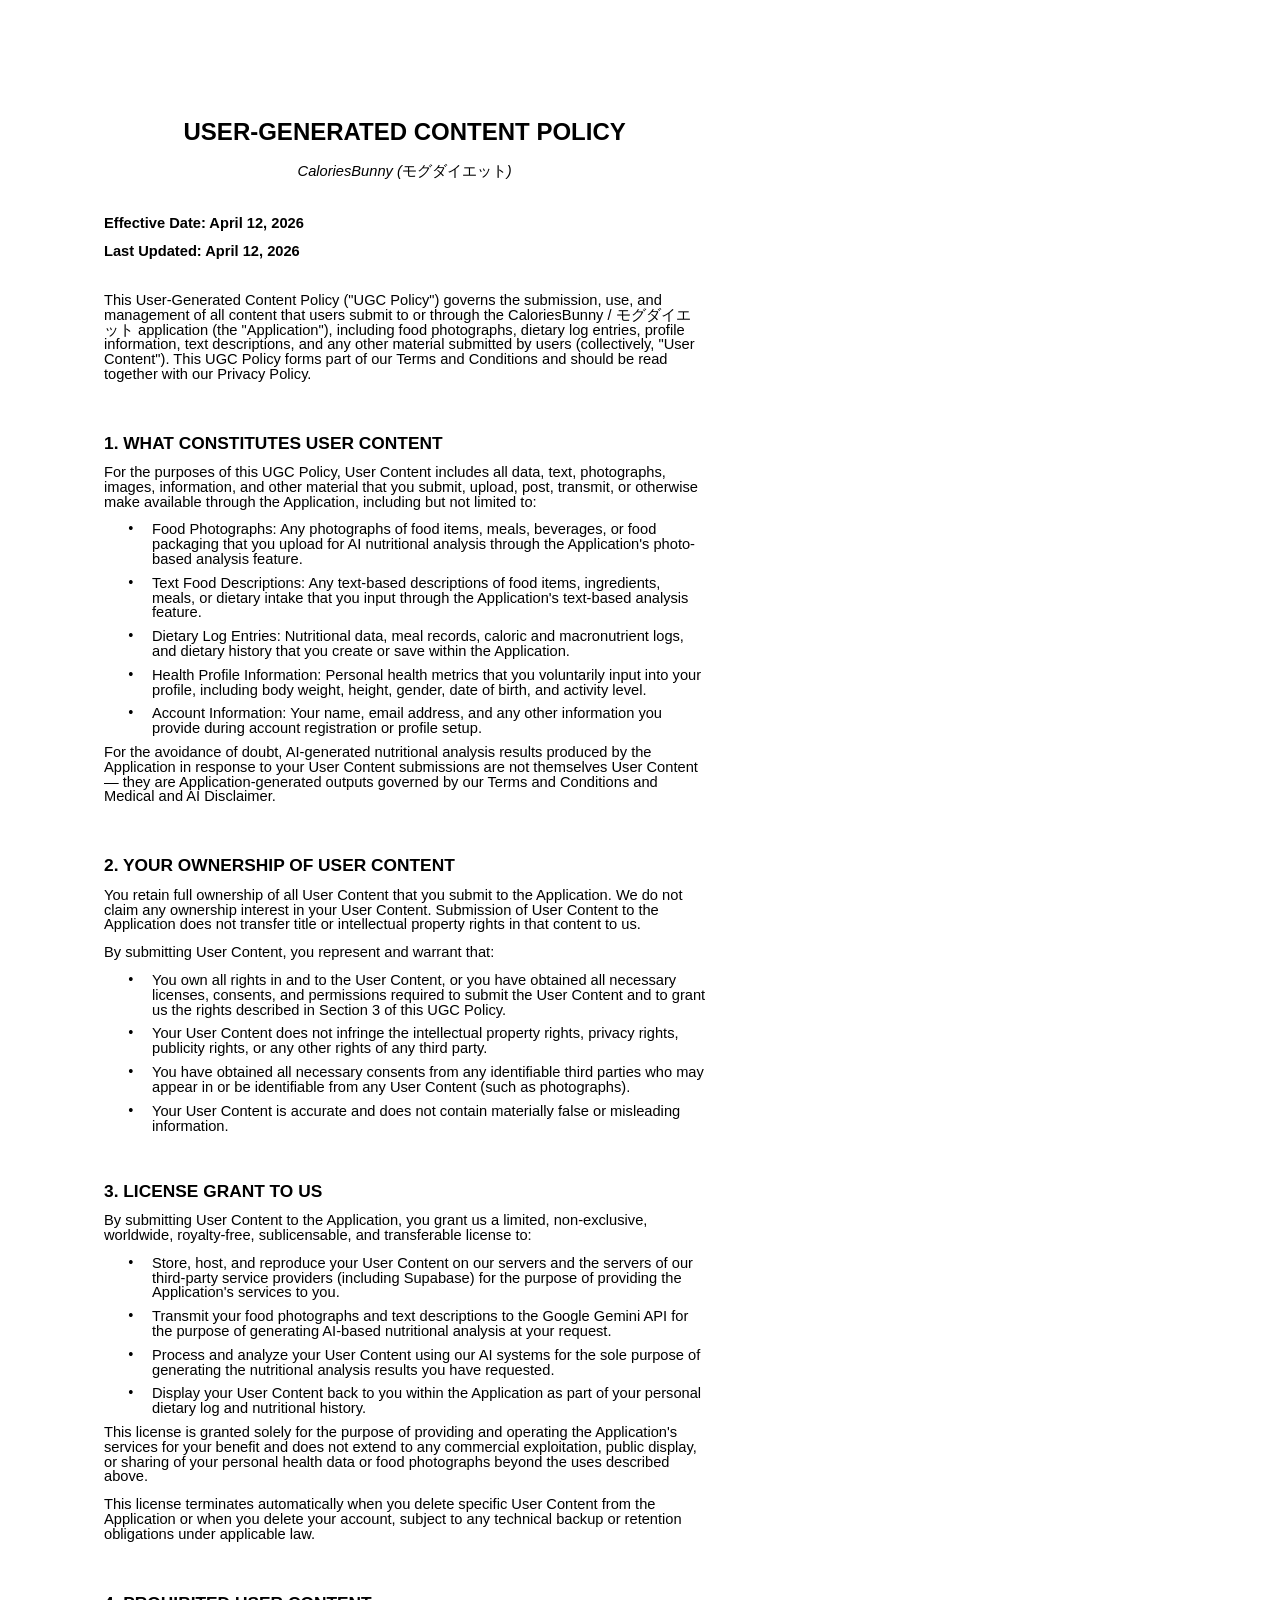
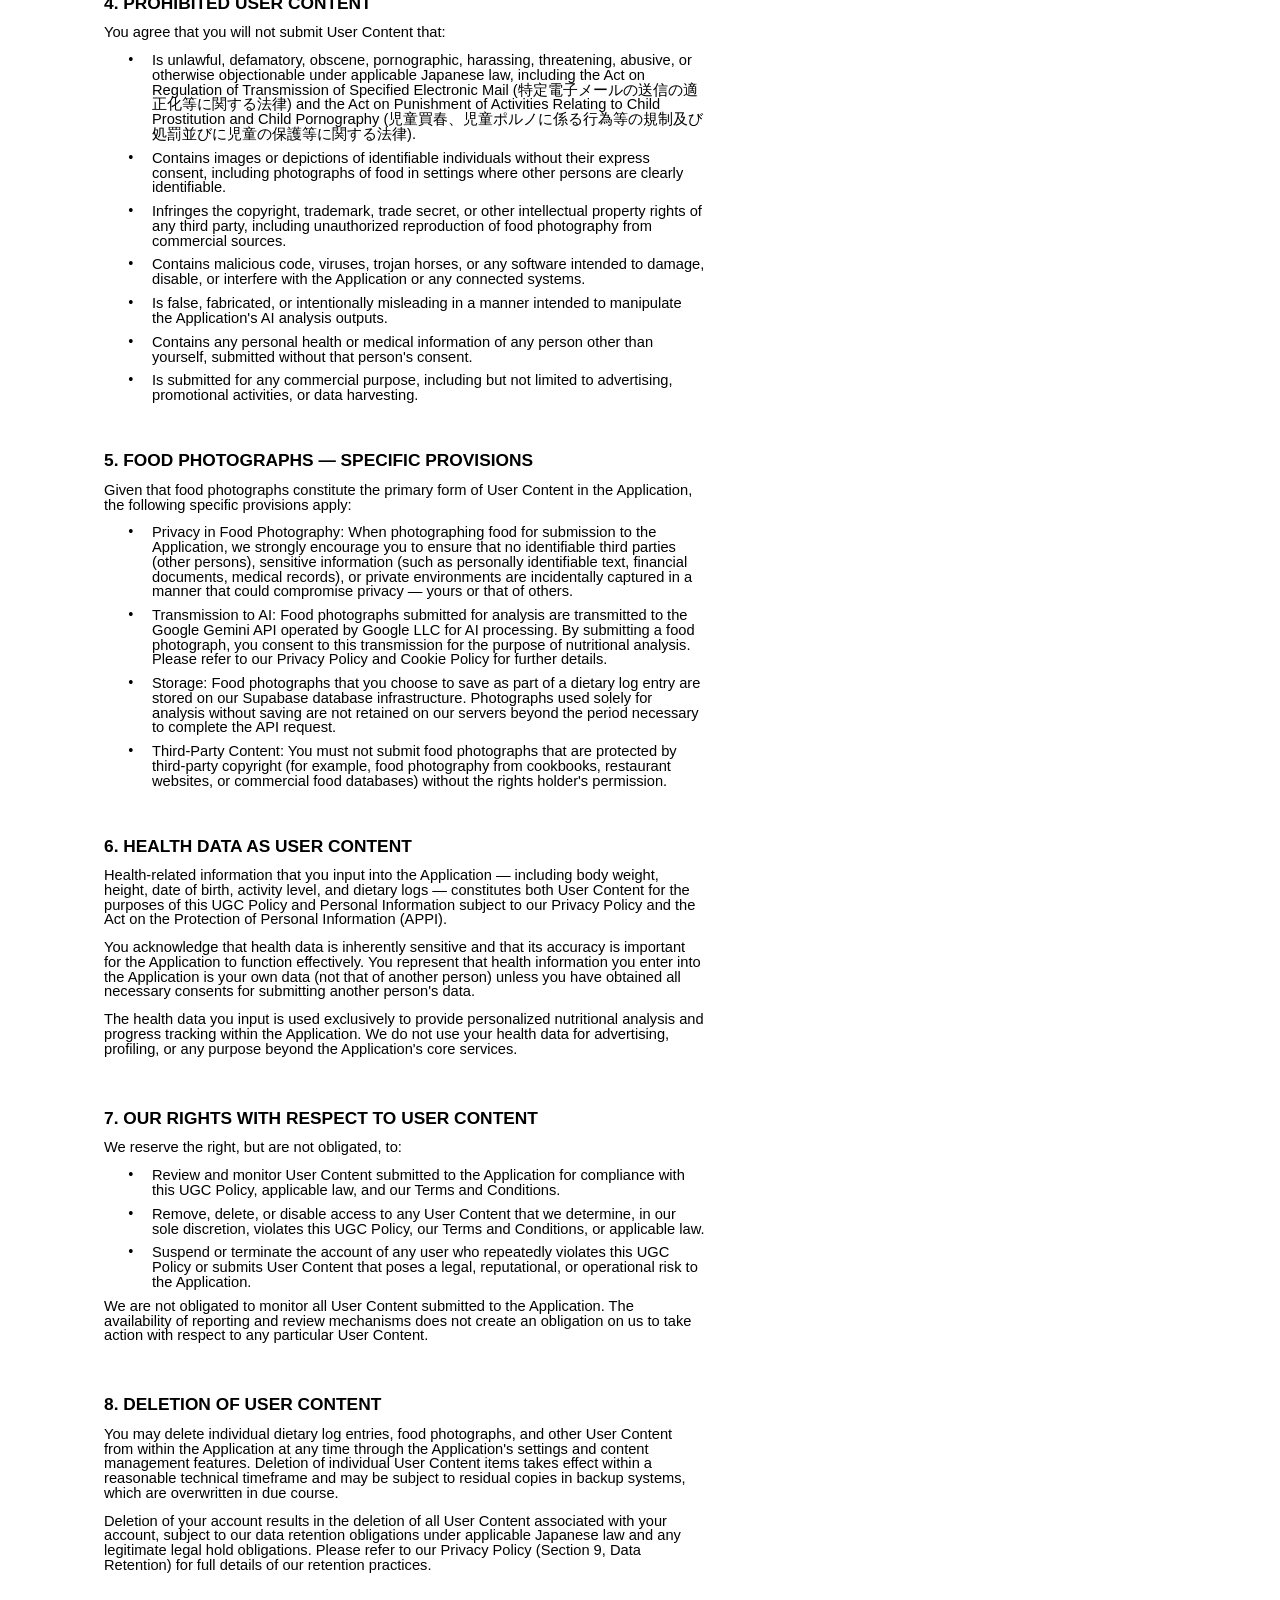
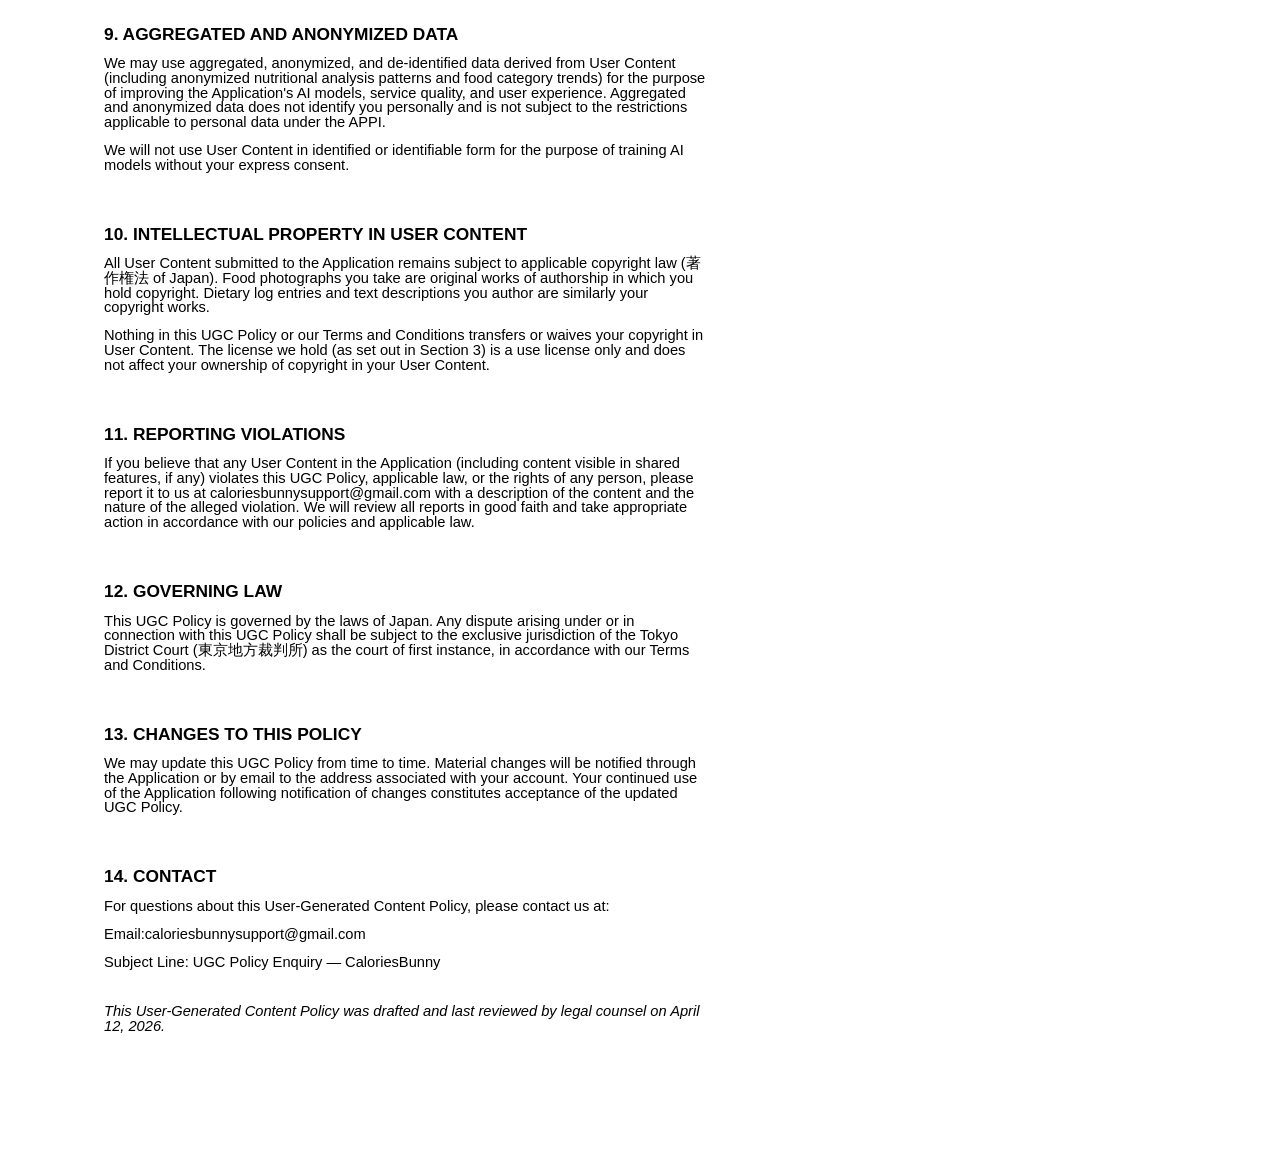
<file: UGC.html>
<html><head><meta content="text/html; charset=UTF-8" http-equiv="content-type"><style type="text/css">@import url(https://themes.googleusercontent.com/fonts/css?kit=Su9cPBdaKucZGyXzr7BkXw);.lst-kix_list_2-6>li:before{content:"\002022   "}.lst-kix_list_2-7>li:before{content:"\002022   "}ul.lst-kix_list_1-0{list-style-type:none}.lst-kix_list_2-4>li:before{content:"\002022   "}.lst-kix_list_2-5>li:before{content:"\002022   "}.lst-kix_list_2-8>li:before{content:"\002022   "}ul.lst-kix_list_2-8{list-style-type:none}ul.lst-kix_list_1-3{list-style-type:none}ul.lst-kix_list_2-2{list-style-type:none}.lst-kix_list_1-0>li:before{content:"\002022   "}ul.lst-kix_list_1-4{list-style-type:none}ul.lst-kix_list_2-3{list-style-type:none}ul.lst-kix_list_1-1{list-style-type:none}ul.lst-kix_list_2-0{list-style-type:none}ul.lst-kix_list_1-2{list-style-type:none}ul.lst-kix_list_2-1{list-style-type:none}ul.lst-kix_list_1-7{list-style-type:none}ul.lst-kix_list_2-6{list-style-type:none}.lst-kix_list_1-1>li:before{content:"\002022   "}.lst-kix_list_1-2>li:before{content:"\002022   "}ul.lst-kix_list_1-8{list-style-type:none}ul.lst-kix_list_2-7{list-style-type:none}ul.lst-kix_list_1-5{list-style-type:none}ul.lst-kix_list_2-4{list-style-type:none}ul.lst-kix_list_1-6{list-style-type:none}ul.lst-kix_list_2-5{list-style-type:none}.lst-kix_list_1-3>li:before{content:"\002022   "}.lst-kix_list_1-4>li:before{content:"\002022   "}.lst-kix_list_1-7>li:before{content:"\002022   "}.lst-kix_list_1-5>li:before{content:"\002022   "}.lst-kix_list_1-6>li:before{content:"\002022   "}li.li-bullet-0:before{margin-left:-18pt;white-space:nowrap;display:inline-block;min-width:18pt}.lst-kix_list_2-0>li:before{content:"\002022   "}.lst-kix_list_2-1>li:before{content:"\002022   "}.lst-kix_list_1-8>li:before{content:"\002022   "}.lst-kix_list_2-2>li:before{content:"\002022   "}.lst-kix_list_2-3>li:before{content:"\002022   "}ol{margin:0;padding:0}table td,table th{padding:0}.c8{margin-left:36pt;padding-top:3pt;padding-left:0pt;padding-bottom:3pt;line-height:1.0;orphans:2;widows:2;text-align:left}.c3{color:#000000;font-weight:700;text-decoration:none;vertical-align:baseline;font-size:13pt;font-family:"Arial";font-style:normal}.c14{padding-top:0pt;padding-bottom:0pt;line-height:1.0;orphans:2;widows:2;text-align:left;height:12pt}.c7{padding-top:0pt;padding-bottom:4pt;line-height:1.0;orphans:2;widows:2;text-align:left;height:12pt}.c1{color:#000000;font-weight:400;text-decoration:none;vertical-align:baseline;font-size:11pt;font-family:"Arimo";font-style:normal}.c13{color:#000000;font-weight:400;text-decoration:none;vertical-align:baseline;font-size:12pt;font-family:"Apple SD \00c0b0\00b3cc\00ace0\00b515  Neo \00c77c\00bc18\00ccb4";font-style:normal}.c9{color:#000000;font-weight:700;text-decoration:none;vertical-align:baseline;font-size:11pt;font-family:"Arial";font-style:normal}.c15{color:#000000;font-weight:700;text-decoration:none;vertical-align:baseline;font-size:18pt;font-family:"Arial";font-style:normal}.c0{color:#000000;font-weight:400;text-decoration:none;vertical-align:baseline;font-size:11pt;font-family:"Arial";font-style:normal}.c11{color:#000000;font-weight:400;text-decoration:none;vertical-align:baseline;font-size:11pt;font-family:"Arial";font-style:italic}.c4{padding-top:0pt;padding-bottom:24pt;line-height:1.0;orphans:2;widows:2;text-align:center}.c12{padding-top:0pt;padding-bottom:15pt;line-height:1.0;orphans:2;widows:2;text-align:center}.c2{padding-top:18pt;padding-bottom:6pt;line-height:1.0;orphans:2;widows:2;text-align:left}.c5{padding-top:4pt;padding-bottom:6pt;line-height:1.0;orphans:2;widows:2;text-align:left}.c10{background-color:#ffffff;max-width:451pt;padding:72pt 72pt 72pt 72pt}.c6{padding:0;margin:0}.title{padding-top:24pt;color:#000000;font-weight:700;font-size:36pt;padding-bottom:6pt;font-family:"Times New Roman";line-height:1.0;page-break-after:avoid;orphans:2;widows:2;text-align:left}.subtitle{padding-top:18pt;color:#666666;font-size:24pt;padding-bottom:4pt;font-family:"Georgia";line-height:1.0;page-break-after:avoid;font-style:italic;orphans:2;widows:2;text-align:left}li{color:#000000;font-size:12pt;font-family:"Times New Roman"}p{margin:0;color:#000000;font-size:12pt;font-family:"Times New Roman"}h1{padding-top:24pt;color:#000000;font-weight:700;font-size:24pt;padding-bottom:6pt;font-family:"Times New Roman";line-height:1.0;page-break-after:avoid;orphans:2;widows:2;text-align:left}h2{padding-top:18pt;color:#000000;font-weight:700;font-size:18pt;padding-bottom:4pt;font-family:"Times New Roman";line-height:1.0;page-break-after:avoid;orphans:2;widows:2;text-align:left}h3{padding-top:14pt;color:#000000;font-weight:700;font-size:14pt;padding-bottom:4pt;font-family:"Times New Roman";line-height:1.0;page-break-after:avoid;orphans:2;widows:2;text-align:left}h4{padding-top:12pt;color:#000000;font-weight:700;font-size:12pt;padding-bottom:2pt;font-family:"Times New Roman";line-height:1.0;page-break-after:avoid;orphans:2;widows:2;text-align:left}h5{padding-top:11pt;color:#000000;font-weight:700;font-size:11pt;padding-bottom:2pt;font-family:"Times New Roman";line-height:1.0;page-break-after:avoid;orphans:2;widows:2;text-align:left}h6{padding-top:10pt;color:#000000;font-weight:700;font-size:10pt;padding-bottom:2pt;font-family:"Times New Roman";line-height:1.0;page-break-after:avoid;orphans:2;widows:2;text-align:left}</style></head><body class="c10 doc-content"><div><p class="c14"><span class="c13"></span></p></div><p class="c12"><span class="c15">USER-GENERATED CONTENT POLICY</span></p><p class="c4"><span class="c11">CaloriesBunny (</span><span class="c1">&#12514;&#12464;&#12480;&#12452;&#12456;&#12483;&#12488;</span><span class="c11">)</span></p><p class="c5"><span class="c9">Effective Date: April 12, 2026</span></p><p class="c5"><span class="c9">Last Updated: April 12, 2026</span></p><p class="c7"><span class="c0"></span></p><p class="c5"><span class="c0">This User-Generated Content Policy (&quot;UGC Policy&quot;) governs the submission, use, and management of all content that users submit to or through the CaloriesBunny / </span><span class="c1">&#12514;&#12464;&#12480;&#12452;&#12456;&#12483;&#12488;</span><span class="c0">&nbsp;application (the &quot;Application&quot;), including food photographs, dietary log entries, profile information, text descriptions, and any other material submitted by users (collectively, &quot;User Content&quot;). This UGC Policy forms part of our Terms and Conditions and should be read together with our Privacy Policy.</span></p><p class="c7"><span class="c0"></span></p><p class="c2"><span class="c3">1. WHAT CONSTITUTES USER CONTENT</span></p><p class="c5"><span class="c0">For the purposes of this UGC Policy, User Content includes all data, text, photographs, images, information, and other material that you submit, upload, post, transmit, or otherwise make available through the Application, including but not limited to:</span></p><ul class="c6 lst-kix_list_2-0 start"><li class="c8 li-bullet-0"><span class="c0">Food Photographs: Any photographs of food items, meals, beverages, or food packaging that you upload for AI nutritional analysis through the Application&#39;s photo-based analysis feature.</span></li><li class="c8 li-bullet-0"><span class="c0">Text Food Descriptions: Any text-based descriptions of food items, ingredients, meals, or dietary intake that you input through the Application&#39;s text-based analysis feature.</span></li><li class="c8 li-bullet-0"><span class="c0">Dietary Log Entries: Nutritional data, meal records, caloric and macronutrient logs, and dietary history that you create or save within the Application.</span></li><li class="c8 li-bullet-0"><span class="c0">Health Profile Information: Personal health metrics that you voluntarily input into your profile, including body weight, height, gender, date of birth, and activity level.</span></li><li class="c8 li-bullet-0"><span class="c0">Account Information: Your name, email address, and any other information you provide during account registration or profile setup.</span></li></ul><p class="c5"><span class="c0">For the avoidance of doubt, AI-generated nutritional analysis results produced by the Application in response to your User Content submissions are not themselves User Content &mdash; they are Application-generated outputs governed by our Terms and Conditions and Medical and AI Disclaimer.</span></p><p class="c7"><span class="c0"></span></p><p class="c2"><span class="c3">2. YOUR OWNERSHIP OF USER CONTENT</span></p><p class="c5"><span class="c0">You retain full ownership of all User Content that you submit to the Application. We do not claim any ownership interest in your User Content. Submission of User Content to the Application does not transfer title or intellectual property rights in that content to us.</span></p><p class="c5"><span class="c0">By submitting User Content, you represent and warrant that:</span></p><ul class="c6 lst-kix_list_2-0"><li class="c8 li-bullet-0"><span class="c0">You own all rights in and to the User Content, or you have obtained all necessary licenses, consents, and permissions required to submit the User Content and to grant us the rights described in Section 3 of this UGC Policy.</span></li><li class="c8 li-bullet-0"><span class="c0">Your User Content does not infringe the intellectual property rights, privacy rights, publicity rights, or any other rights of any third party.</span></li><li class="c8 li-bullet-0"><span class="c0">You have obtained all necessary consents from any identifiable third parties who may appear in or be identifiable from any User Content (such as photographs).</span></li><li class="c8 li-bullet-0"><span class="c0">Your User Content is accurate and does not contain materially false or misleading information.</span></li></ul><p class="c7"><span class="c0"></span></p><p class="c2"><span class="c3">3. LICENSE GRANT TO US</span></p><p class="c5"><span class="c0">By submitting User Content to the Application, you grant us a limited, non-exclusive, worldwide, royalty-free, sublicensable, and transferable license to:</span></p><ul class="c6 lst-kix_list_2-0"><li class="c8 li-bullet-0"><span class="c0">Store, host, and reproduce your User Content on our servers and the servers of our third-party service providers (including Supabase) for the purpose of providing the Application&#39;s services to you.</span></li><li class="c8 li-bullet-0"><span class="c0">Transmit your food photographs and text descriptions to the Google Gemini API for the purpose of generating AI-based nutritional analysis at your request.</span></li><li class="c8 li-bullet-0"><span class="c0">Process and analyze your User Content using our AI systems for the sole purpose of generating the nutritional analysis results you have requested.</span></li><li class="c8 li-bullet-0"><span class="c0">Display your User Content back to you within the Application as part of your personal dietary log and nutritional history.</span></li></ul><p class="c5"><span class="c0">This license is granted solely for the purpose of providing and operating the Application&#39;s services for your benefit and does not extend to any commercial exploitation, public display, or sharing of your personal health data or food photographs beyond the uses described above.</span></p><p class="c5"><span class="c0">This license terminates automatically when you delete specific User Content from the Application or when you delete your account, subject to any technical backup or retention obligations under applicable law.</span></p><p class="c7"><span class="c0"></span></p><p class="c2"><span class="c3">4. PROHIBITED USER CONTENT</span></p><p class="c5"><span class="c0">You agree that you will not submit User Content that:</span></p><ul class="c6 lst-kix_list_2-0"><li class="c8 li-bullet-0"><span class="c0">Is unlawful, defamatory, obscene, pornographic, harassing, threatening, abusive, or otherwise objectionable under applicable Japanese law, including the Act on Regulation of Transmission of Specified Electronic Mail (</span><span class="c1">&#29305;&#23450;&#38651;&#23376;&#12513;&#12540;&#12523;&#12398;&#36865;&#20449;&#12398;&#36969;&#27491;&#21270;&#31561;&#12395;&#38306;&#12377;&#12427;&#27861;&#24459;</span><span class="c0">) and the Act on Punishment of Activities Relating to Child Prostitution and Child Pornography (</span><span class="c1">&#20816;&#31461;&#36023;&#26149;&#12289;&#20816;&#31461;&#12509;&#12523;&#12494;&#12395;&#20418;&#12427;&#34892;&#28858;&#31561;&#12398;&#35215;&#21046;&#21450;&#12403;&#20966;&#32624;&#20006;&#12403;&#12395;&#20816;&#31461;&#12398;&#20445;&#35703;&#31561;&#12395;&#38306;&#12377;&#12427;&#27861;&#24459;</span><span class="c0">).</span></li><li class="c8 li-bullet-0"><span class="c0">Contains images or depictions of identifiable individuals without their express consent, including photographs of food in settings where other persons are clearly identifiable.</span></li><li class="c8 li-bullet-0"><span class="c0">Infringes the copyright, trademark, trade secret, or other intellectual property rights of any third party, including unauthorized reproduction of food photography from commercial sources.</span></li><li class="c8 li-bullet-0"><span class="c0">Contains malicious code, viruses, trojan horses, or any software intended to damage, disable, or interfere with the Application or any connected systems.</span></li><li class="c8 li-bullet-0"><span class="c0">Is false, fabricated, or intentionally misleading in a manner intended to manipulate the Application&#39;s AI analysis outputs.</span></li><li class="c8 li-bullet-0"><span class="c0">Contains any personal health or medical information of any person other than yourself, submitted without that person&#39;s consent.</span></li><li class="c8 li-bullet-0"><span class="c0">Is submitted for any commercial purpose, including but not limited to advertising, promotional activities, or data harvesting.</span></li></ul><p class="c7"><span class="c0"></span></p><p class="c2"><span class="c3">5. FOOD PHOTOGRAPHS &mdash; SPECIFIC PROVISIONS</span></p><p class="c5"><span class="c0">Given that food photographs constitute the primary form of User Content in the Application, the following specific provisions apply:</span></p><ul class="c6 lst-kix_list_2-0"><li class="c8 li-bullet-0"><span class="c0">Privacy in Food Photography: When photographing food for submission to the Application, we strongly encourage you to ensure that no identifiable third parties (other persons), sensitive information (such as personally identifiable text, financial documents, medical records), or private environments are incidentally captured in a manner that could compromise privacy &mdash; yours or that of others.</span></li><li class="c8 li-bullet-0"><span class="c0">Transmission to AI: Food photographs submitted for analysis are transmitted to the Google Gemini API operated by Google LLC for AI processing. By submitting a food photograph, you consent to this transmission for the purpose of nutritional analysis. Please refer to our Privacy Policy and Cookie Policy for further details.</span></li><li class="c8 li-bullet-0"><span class="c0">Storage: Food photographs that you choose to save as part of a dietary log entry are stored on our Supabase database infrastructure. Photographs used solely for analysis without saving are not retained on our servers beyond the period necessary to complete the API request.</span></li><li class="c8 li-bullet-0"><span class="c0">Third-Party Content: You must not submit food photographs that are protected by third-party copyright (for example, food photography from cookbooks, restaurant websites, or commercial food databases) without the rights holder&#39;s permission.</span></li></ul><p class="c7"><span class="c0"></span></p><p class="c2"><span class="c3">6. HEALTH DATA AS USER CONTENT</span></p><p class="c5"><span class="c0">Health-related information that you input into the Application &mdash; including body weight, height, date of birth, activity level, and dietary logs &mdash; constitutes both User Content for the purposes of this UGC Policy and Personal Information subject to our Privacy Policy and the Act on the Protection of Personal Information (APPI).</span></p><p class="c5"><span class="c0">You acknowledge that health data is inherently sensitive and that its accuracy is important for the Application to function effectively. You represent that health information you enter into the Application is your own data (not that of another person) unless you have obtained all necessary consents for submitting another person&#39;s data.</span></p><p class="c5"><span class="c0">The health data you input is used exclusively to provide personalized nutritional analysis and progress tracking within the Application. We do not use your health data for advertising, profiling, or any purpose beyond the Application&#39;s core services.</span></p><p class="c7"><span class="c0"></span></p><p class="c2"><span class="c3">7. OUR RIGHTS WITH RESPECT TO USER CONTENT</span></p><p class="c5"><span class="c0">We reserve the right, but are not obligated, to:</span></p><ul class="c6 lst-kix_list_2-0"><li class="c8 li-bullet-0"><span class="c0">Review and monitor User Content submitted to the Application for compliance with this UGC Policy, applicable law, and our Terms and Conditions.</span></li><li class="c8 li-bullet-0"><span class="c0">Remove, delete, or disable access to any User Content that we determine, in our sole discretion, violates this UGC Policy, our Terms and Conditions, or applicable law.</span></li><li class="c8 li-bullet-0"><span class="c0">Suspend or terminate the account of any user who repeatedly violates this UGC Policy or submits User Content that poses a legal, reputational, or operational risk to the Application.</span></li></ul><p class="c5"><span class="c0">We are not obligated to monitor all User Content submitted to the Application. The availability of reporting and review mechanisms does not create an obligation on us to take action with respect to any particular User Content.</span></p><p class="c7"><span class="c0"></span></p><p class="c2"><span class="c3">8. DELETION OF USER CONTENT</span></p><p class="c5"><span class="c0">You may delete individual dietary log entries, food photographs, and other User Content from within the Application at any time through the Application&#39;s settings and content management features. Deletion of individual User Content items takes effect within a reasonable technical timeframe and may be subject to residual copies in backup systems, which are overwritten in due course.</span></p><p class="c5"><span class="c0">Deletion of your account results in the deletion of all User Content associated with your account, subject to our data retention obligations under applicable Japanese law and any legitimate legal hold obligations. Please refer to our Privacy Policy (Section 9, Data Retention) for full details of our retention practices.</span></p><p class="c7"><span class="c0"></span></p><p class="c2"><span class="c3">9. AGGREGATED AND ANONYMIZED DATA</span></p><p class="c5"><span class="c0">We may use aggregated, anonymized, and de-identified data derived from User Content (including anonymized nutritional analysis patterns and food category trends) for the purpose of improving the Application&#39;s AI models, service quality, and user experience. Aggregated and anonymized data does not identify you personally and is not subject to the restrictions applicable to personal data under the APPI.</span></p><p class="c5"><span class="c0">We will not use User Content in identified or identifiable form for the purpose of training AI models without your express consent.</span></p><p class="c7"><span class="c0"></span></p><p class="c2"><span class="c3">10. INTELLECTUAL PROPERTY IN USER CONTENT</span></p><p class="c5"><span class="c0">All User Content submitted to the Application remains subject to applicable copyright law (</span><span class="c1">&#33879;&#20316;&#27177;&#27861;</span><span class="c0">&nbsp;of Japan). Food photographs you take are original works of authorship in which you hold copyright. Dietary log entries and text descriptions you author are similarly your copyright works.</span></p><p class="c5"><span class="c0">Nothing in this UGC Policy or our Terms and Conditions transfers or waives your copyright in User Content. The license we hold (as set out in Section 3) is a use license only and does not affect your ownership of copyright in your User Content.</span></p><p class="c7"><span class="c0"></span></p><p class="c2"><span class="c3">11. REPORTING VIOLATIONS</span></p><p class="c5"><span class="c0">If you believe that any User Content in the Application (including content visible in shared features, if any) violates this UGC Policy, applicable law, or the rights of any person, please report it to us at caloriesbunnysupport@gmail.com with a description of the content and the nature of the alleged violation. We will review all reports in good faith and take appropriate action in accordance with our policies and applicable law.</span></p><p class="c7"><span class="c0"></span></p><p class="c2"><span class="c3">12. GOVERNING LAW</span></p><p class="c5"><span class="c0">This UGC Policy is governed by the laws of Japan. Any dispute arising under or in connection with this UGC Policy shall be subject to the exclusive jurisdiction of the Tokyo District Court (</span><span class="c1">&#26481;&#20140;&#22320;&#26041;&#35009;&#21028;&#25152;</span><span class="c0">) as the court of first instance, in accordance with our Terms and Conditions.</span></p><p class="c7"><span class="c0"></span></p><p class="c2"><span class="c3">13. CHANGES TO THIS POLICY</span></p><p class="c5"><span class="c0">We may update this UGC Policy from time to time. Material changes will be notified through the Application or by email to the address associated with your account. Your continued use of the Application following notification of changes constitutes acceptance of the updated UGC Policy.</span></p><p class="c7"><span class="c0"></span></p><p class="c2"><span class="c3">14. CONTACT</span></p><p class="c5"><span class="c0">For questions about this User-Generated Content Policy, please contact us at:</span></p><p class="c5"><span class="c0">Email:caloriesbunnysupport@gmail.com</span></p><p class="c5"><span class="c0">Subject Line: UGC Policy Enquiry &mdash; CaloriesBunny</span></p><p class="c7"><span class="c0"></span></p><p class="c5"><span class="c11">This User-Generated Content Policy was drafted and last reviewed by legal counsel on April 12, 2026.</span></p><div><p class="c14"><span class="c13"></span></p></div></body></html>
</file>
<file: style.css>
* {
  margin: 0;
  padding: 0;
  box-sizing: border-box;
}

:root {
  --bg-main: #f8f3eb;
  --card-bg: #fffdf9;
  --text-main: #2b2b2b;
  --text-sub: #8f8a83;
  --accent-yellow: #f3c85a;
  --accent-yellow-hover: #e9bc49;
  --accent-mint: #cfeee8;
  --border-soft: #eee4d8;
  --shadow-soft: 0 14px 40px rgba(80, 64, 38, 0.08);
}

body {
  font-family: -apple-system, BlinkMacSystemFont, "Segoe UI", Roboto, sans-serif;
  background: linear-gradient(180deg, #f9f4ec 0%, #f7efe3 100%);
  color: var(--text-main);
  min-height: 100vh;
}

.page {
  min-height: 100vh;
  display: flex;
  align-items: center;
  justify-content: center;
  padding: 24px;
}

.phone-card {
  width: 100%;
  max-width: 430px;
  min-height: 760px;
  background: var(--card-bg);
  border-radius: 34px;
  box-shadow: var(--shadow-soft);
  border: 1px solid #f2eadf;
  padding: 22px 22px 28px;
  position: relative;
  overflow: hidden;
}

.phone-card::before {
  content: "";
  position: absolute;
  top: 20px;
  left: 50%;
  transform: translateX(-50%);
  width: 74px;
  height: 5px;
  border-radius: 999px;
  background: #1f1f1f;
  opacity: 0.9;
}

.top-bar {
  width: 78px;
  height: 6px;
  border-radius: 999px;
  background: #f2d7a7;
  margin: 24px auto 28px;
  position: relative;
}

.top-bar::after {
  content: "";
  position: absolute;
  left: 8px;
  right: 28px;
  top: 50%;
  transform: translateY(-50%);
  height: 6px;
  border-radius: 999px;
  background: #f5c660;
}

.content {
  padding: 8px 6px 0;
}

.eyebrow {
  font-size: 13px;
  font-weight: 700;
  color: #d6a746;
  letter-spacing: 0.02em;
  margin-bottom: 10px;
  text-align: center;
}

h1 {
  font-size: 28px;
  line-height: 1.2;
  font-weight: 800;
  text-align: center;
  margin-bottom: 10px;
}

.subtitle {
  font-size: 14px;
  line-height: 1.6;
  color: var(--text-sub);
  text-align: center;
  margin-bottom: 28px;
}

.button-group {
  display: flex;
  flex-direction: column;
  gap: 14px;
}

.legal-button {
  display: flex;
  align-items: center;
  justify-content: center;
  min-height: 58px;
  padding: 16px 18px;
  text-decoration: none;
  color: var(--text-main);
  background: var(--accent-yellow);
  border-radius: 16px;
  font-size: 16px;
  font-weight: 700;
  border: none;
  box-shadow: 0 6px 16px rgba(243, 200, 90, 0.22);
  transition: transform 0.18s ease, background 0.18s ease, box-shadow 0.18s ease;
}

.legal-button:hover {
  background: var(--accent-yellow-hover);
  transform: translateY(-1px);
  box-shadow: 0 10px 18px rgba(243, 200, 90, 0.28);
}

.legal-button.secondary {
  background: #fff;
  border: 1.5px solid var(--border-soft);
  box-shadow: none;
  position: relative;
}

.legal-button.secondary:hover {
  background: #fffdf7;
  border-color: #e6dacb;
  transform: translateY(-1px);
  box-shadow: 0 10px 20px rgba(80, 64, 38, 0.05);
}

.legal-button.secondary::before {
  content: "";
  width: 10px;
  height: 10px;
  border-radius: 50%;
  background: var(--accent-mint);
  position: absolute;
  left: 18px;
}

.back-link {
  display: inline-block;
  margin-top: 24px;
  text-decoration: none;
  color: #8e857a;
  font-size: 14px;
  font-weight: 600;
}

.back-link:hover {
  color: #5f574e;
}

@media (max-width: 480px) {
  .page {
    padding: 12px;
  }

  .phone-card {
    min-height: calc(100vh - 24px);
    border-radius: 28px;
    padding: 20px 18px 24px;
  }

  h1 {
    font-size: 24px;
  }

  .legal-button {
    font-size: 15px;
    min-height: 54px;
  }
}
</file>
